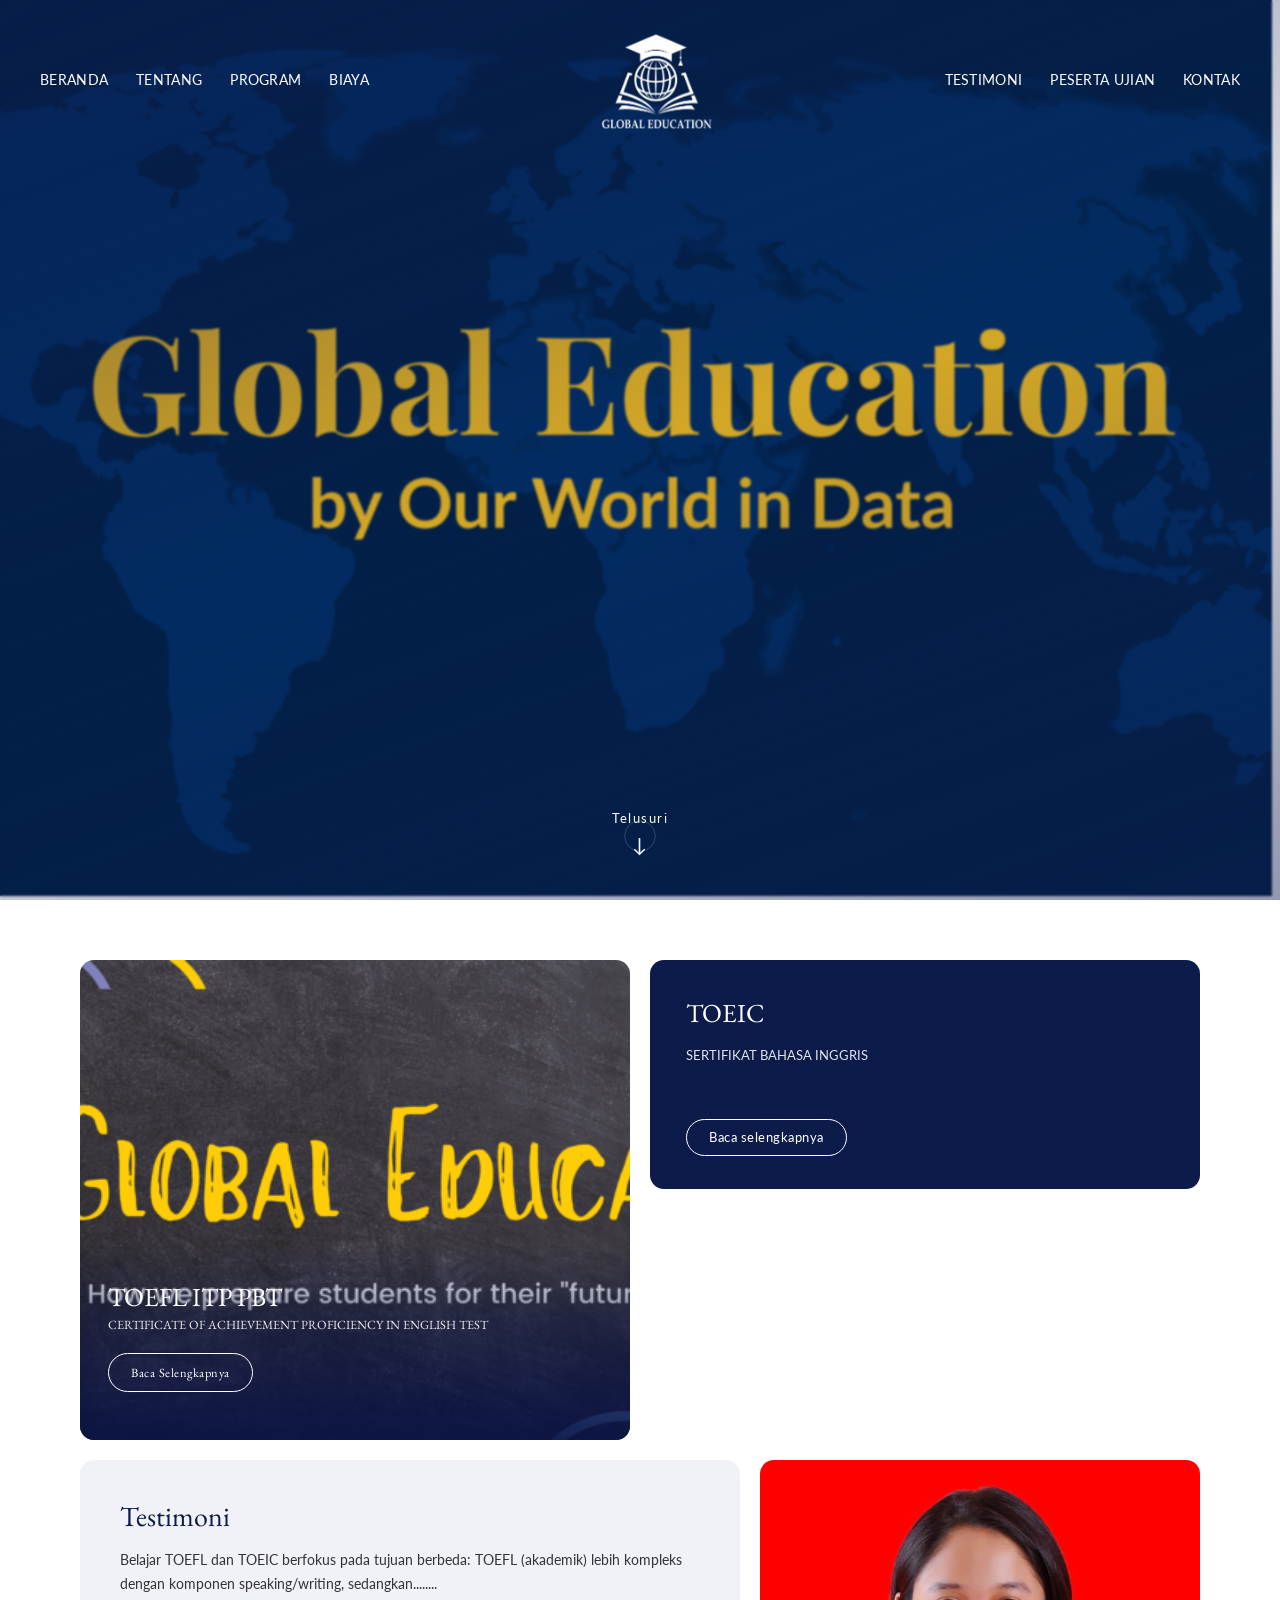
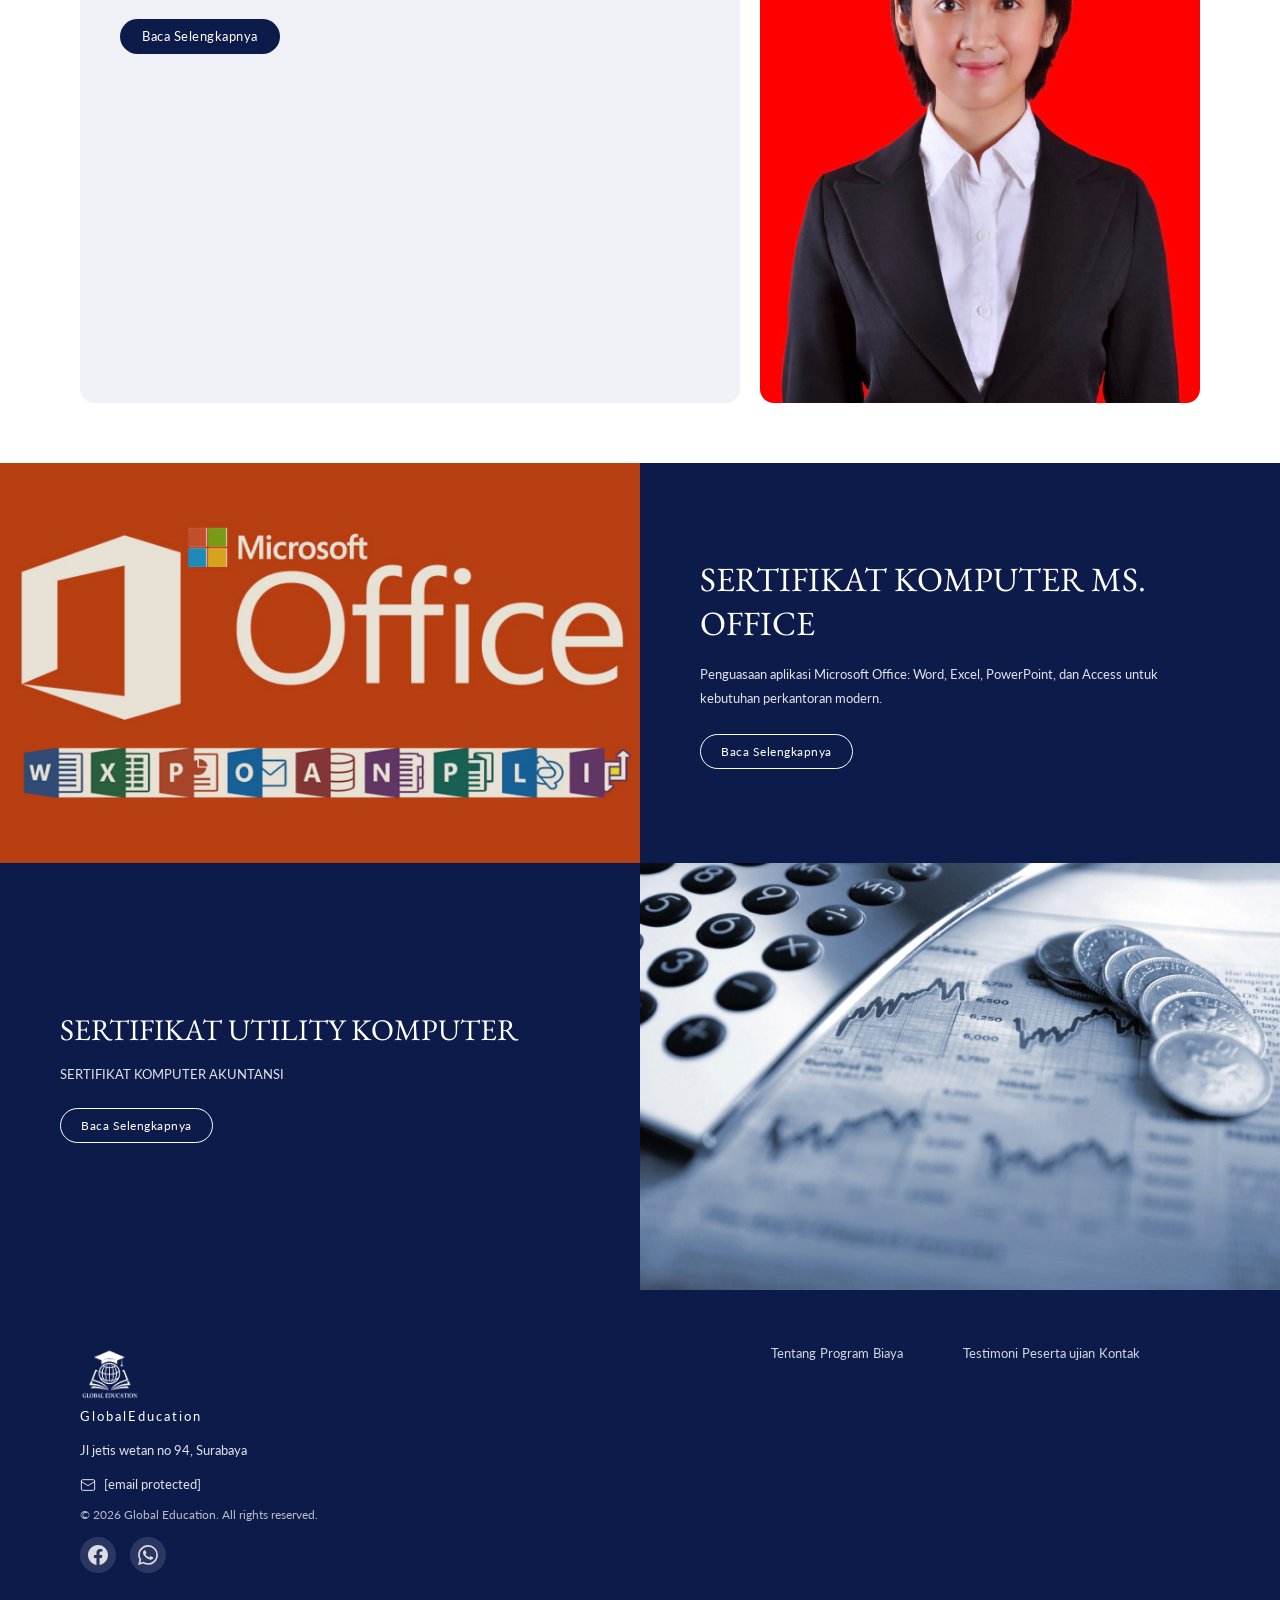
<file: index.html>
<!DOCTYPE html>
<html lang="id">
<head>
  <meta charset="UTF-8" />
  <meta name="viewport" content="width=device-width, initial-scale=1.0"/>
  <title>Gloabl Education</title>
  <link href="https://fonts.googleapis.com/css2?family=EB+Garamond:ital,wght@0,400;0,500;0,600;1,400&family=Lato:wght@300;400;700&display=swap" rel="stylesheet"/>
  <link rel="stylesheet" href="style.css"/>
</head>
<body>
  <!-- ===== MOBILE NAV ===== -->
  <div id="mobileNav" style="display:none;position:fixed;top:0;left:0;width:100%;height:100%;background:#0d1b4b;z-index:999999;flex-direction:column;align-items:center;justify-content:center;gap:28px;">
    <button onclick="closeMobileNav()" style="position:absolute;top:20px;right:20px;background:none;border:none;color:white;font-size:36px;cursor:pointer;padding:10px;line-height:1;">&#x2715;</button>
    <a href="index.html"    onclick="closeMobileNav()" style="color:white;font-size:20px;font-family:Lato,sans-serif;text-decoration:none;letter-spacing:2px;padding:10px 30px;">BERANDA</a>
    <a href="about.html"    onclick="closeMobileNav()" style="color:white;font-size:20px;font-family:Lato,sans-serif;text-decoration:none;letter-spacing:2px;padding:10px 30px;">TENTANG</a>
    <a href="program.html"  onclick="closeMobileNav()" style="color:white;font-size:20px;font-family:Lato,sans-serif;text-decoration:none;letter-spacing:2px;padding:10px 30px;">PROGRAM</a>
    <a href="biaya.html"    onclick="closeMobileNav()" style="color:white;font-size:20px;font-family:Lato,sans-serif;text-decoration:none;letter-spacing:2px;padding:10px 30px;">BIAYA</a>
    <a href="testimoni.html" onclick="closeMobileNav()" style="color:white;font-size:20px;font-family:Lato,sans-serif;text-decoration:none;letter-spacing:2px;padding:10px 30px;">TESTIMONI</a>
    <a href="peserta.html"  onclick="closeMobileNav()" style="color:white;font-size:20px;font-family:Lato,sans-serif;text-decoration:none;letter-spacing:2px;padding:10px 30px;">PESERTA UJIAN</a>
    <a href="contact.html"  onclick="closeMobileNav()" style="color:white;font-size:20px;font-family:Lato,sans-serif;text-decoration:none;letter-spacing:2px;padding:10px 30px;">KONTAK</a>
  </div>
  <script>
    function openMobileNav()  { var n=document.getElementById('mobileNav'); n.style.display='flex'; document.body.style.overflow='hidden'; }
    function closeMobileNav() { var n=document.getElementById('mobileNav'); n.style.display='none'; document.body.style.overflow=''; }
  </script>

<!-- ============== HERO ============== -->
  <section id="hero">
    <div class="hero-bg">
      <img src="w=2400.png" alt="Hero Background"/>
    </div>
    <div class="hero-overlay"></div>

    <!-- NAVBAR -->
    <nav>
      <div class="nav-left">
      <a href="index.html">BERANDA</a>
      <a href="about.html">TENTANG</a>
      <a href="program.html">PROGRAM</a>
      <a href="biaya.html">BIAYA</a>
      </div>

      <a href="index.html" class="nav-logo">
        <img src="Gemini_Generated_Image_jkyukjkyukjkyukj (1)-Photoroom.png" alt="Logo" class="nav-logo-img"/>
        <span></span>
      </a>

      <div class="nav-right">
        <a href="testimoni.html">TESTIMONI</a>
        <a href="peserta.html">PESERTA UJIAN</a>
        <a href="contact.html">KONTAK</a>
      </div>
      <button onclick="openMobileNav()" id="navHamburger" aria-label="Menu" style="display:none;flex-direction:column;justify-content:center;align-items:center;gap:5px;width:44px;height:44px;background:none;border:none;cursor:pointer;padding:0;position:relative;z-index:999998;">
        <span style="display:block;width:24px;height:2px;background:white;border-radius:2px;pointer-events:none;"></span>
        <span style="display:block;width:24px;height:2px;background:white;border-radius:2px;pointer-events:none;"></span>
        <span style="display:block;width:24px;height:2px;background:white;border-radius:2px;pointer-events:none;"></span>
      </button>
    </nav>

    <!-- Scroll Indicator -->
    <div class="hero-scroll" id="heroScroll">
      <span>Telusuri</span>
      <span class="arrow-down">&#8595;</span>
    </div>
  </section>

  <!-- ============== SECTION 2 ============== -->
  <section id="section2">
<div class="grid-section2 animate-on-scroll">

      <!-- Left: Headteacher Card -->
      <div class="card-headteacher animate-on-scroll stagger-1">
        <img src="Education-Blog-and-Newsletter-1-735x330-1.png" alt="Headteacher"/>
        <div class="card-headteacher-overlay">
          <h2>TOEFL ITP PBT<br>
          <p>CERTIFICATE OF ACHIEVEMENT
PROFICIENCY IN ENGLISH TEST</p>
          <a href="program.html" class="btn-outline-white">Baca Selengkapnya</a>
        </div>
      </div>

      <!-- Right Top: Arrange a Visit -->
      <div class="card-visit">
        <div>
          <h2>TOEIC</h2>
          <p>SERTIFIKAT BAHASA INGGRIS </p>
        </div>
        <div>
          <a href="program.html" class="btn-outline-white">Baca selengkapnya</a>
        </div>
      </div>

<!-- Right Bottom: Lokasi Kami -->
      <div class="card-admissions-row">
        <div class="card-map">
          <iframe 
            src="https://www.google.com/maps/embed?pb=!1m18!1m12!1m3!1d3957.123456789!2d112.752!3d-7.321!2m3!1f0!2f0!3f0!3m2!1i1024!2i768!4f13.1!3m3!1m2!1s0x2dd7bbd3f0a1a1a1%3A0x2dd7bbd3f0a1a1a1!2sJl.%20Jetis%20Wetan%20No.94%2C%20Surabaya!5e0!3m2!1sid!2sid!4v1234567890!5m2!1sid!2sid" 
            width="100%" 
            height="100%" 
            style="border:0;" 
            allowfullscreen="" 
            loading="lazy" 
            referrerpolicy="no-referrer-when-downgrade">
          </iframe>
        </div>
      </div>

    </div>

    <!-- Bottom Row: Ethos + Students Photo -->
    <div class="grid-section2-bottom">
      <div class="card-ethos">
        <h2>Testimoni</h2>
        <p>Belajar TOEFL dan TOEIC berfokus pada tujuan berbeda: TOEFL (akademik) lebih kompleks dengan komponen speaking/writing, sedangkan........</p>
        <a href="testimoni.html" class="btn-navy">Baca Selengkapnya</a>
      </div>
      <div class="card-students">
        <img src="NAJWA.jpeg" alt="Students"/>
      </div>
    </div>
  </section>

  <!-- ============== SECTION 3 ============== -->
  <section id="section3">

    <!-- Top: Library Image Left + Academic Excellence Right -->
    <div class="grid-section3-top">
      <div class="s3-img-left">
        <img src="jenis-microsoft-office-dan-fungsi.jpg" alt="Library"/>
      </div>
      <div class="s3-text-right">
        <h2>SERTIFIKAT KOMPUTER MS. OFFICE</h2>
        <p>Penguasaan aplikasi Microsoft Office: Word, Excel, PowerPoint, dan Access untuk kebutuhan perkantoran modern.</p>
        <a href="program.html" class="btn-outline-white-sm">Baca Selengkapnya</a>
      </div>
    </div>

    <!-- Bottom: Happy Learning Left + Sports Image Right -->
    <div class="grid-section3-bottom">
      <div class="s3-text-left">
        <h2>SERTIFIKAT UTILITY KOMPUTER</h2>
        <p>SERTIFIKAT KOMPUTER AKUNTANSI</p>
        <a href="program.html" class="btn-outline-white-sm">Baca Selengkapnya</a>
      </div>
      <div class="s3-img-right">
        <img src="accounting-2.jpeg" alt="Sports"/>
      </div>
    </div>

  </section>

  <!-- ============== FOOTER ============== -->
  <footer>
    <div class="footer-inner">

<!-- Brand -->
      <div class="footer-brand">
        <div class="footer-logo">
          <img src="Gemini_Generated_Image_jkyukjkyukjkyukj (1)-Photoroom.png" alt="Footer Logo" class="footer-logo-img"/>
          <span>GlobalEducation</span>
        </div>
        <div class="footer-address">
          Jl jetis wetan no 94, Surabaya
        </div>
        <div class="footer-email">
          <a href="/cdn-cgi/l/email-protection#85e0e1f0e6e4f1eceaebe2e9eae7e4e9b1b7c5e2e8e4ece9abe6eae8" class="footer-email-link">
            <svg width="16" height="16" viewBox="0 0 24 24" fill="none" xmlns="http://www.w3.org/2000/svg">
              <rect x="2" y="4" width="20" height="16" rx="2" stroke="white" stroke-width="1.5"/>
              <path d="M2 7L12 13L22 7" stroke="white" stroke-width="1.5" stroke-linecap="round" stroke-linejoin="round"/>
            </svg>
            <span><span class="__cf_email__" data-cfemail="10757465737164797f7e777c7f72717c242250777d71797c3e737f7d">[email&#160;protected]</span></span>
          </a>
        </div>
        <div class="footer-copyright">
          &copy; 2026 Global Education. All rights reserved.
        </div>
        <div class="footer-socials">
          <a href="https://www.facebook.com/profile.php?id=100009102669054&rdid=kj2BRJtQKEd0vVl0&share_url=https%3A%2F%2Fwww.facebook.com%2Fshare%2F16SY9FTzUg%2F#" target="_blank" aria-label="Facebook">
            <svg width="20" height="20" viewBox="0 0 24 24" fill="currentColor"><path d="M24 12.073c0-6.627-5.373-12-12-12s-12 5.373-12 12c0 5.99 4.388 10.954 10.125 11.854v-8.385H7.078v-3.47h3.047V9.43c0-3.007 1.792-4.669 4.533-4.669 1.312 0 2.686.235 2.686.235v2.953H15.83c-1.491 0-1.956.925-1.956 1.874v2.25h3.328l-.532 3.47h-2.796v8.385C19.612 23.027 24 18.062 24 12.073z"/></svg>
          </a>
          <a href="https://wa.me/6281232943877" target="_blank" aria-label="WhatsApp">
            <svg width="20" height="20" viewBox="0 0 24 24" fill="currentColor"><path d="M17.472 14.382c-.297-.149-1.758-.867-2.03-.967-.273-.099-.471-.148-.67.15-.197.297-.767.966-.94 1.164-.173.199-.347.223-.644.075-.297-.15-1.255-.463-2.39-1.475-.883-.788-1.48-1.761-1.653-2.059-.173-.297-.018-.458.13-.606.134-.133.298-.347.446-.52.149-.174.198-.298.298-.497.099-.198.05-.371-.025-.52-.075-.149-.669-1.612-.916-2.207-.242-.579-.487-.5-.669-.51-.173-.008-.371-.01-.57-.01-.198 0-.52.074-.792.372-.272.297-1.04 1.016-1.04 2.479 0 1.462 1.065 2.875 1.213 3.074.149.198 2.096 3.2 5.077 4.487.709.306 1.262.489 1.694.625.712.227 1.36.195 1.871.118.571-.085 1.758-.719 2.006-1.413.248-.694.248-1.289.173-1.413-.074-.124-.272-.198-.57-.347m-5.421 7.403h-.004a9.87 9.87 0 01-5.031-1.378l-.361-.214-3.741.982.998-3.648-.235-.374a9.86 9.86 0 01-1.51-5.26c.001-5.45 4.436-9.884 9.888-9.884 2.64 0 5.122 1.03 6.988 2.898a9.825 9.825 0 012.893 6.994c-.003 5.45-4.437 9.884-9.885 9.884m8.413-18.297A11.815 11.815 0 0012.05 0C5.495 0 .16 5.335.157 11.892c0 2.096.547 4.142 1.588 5.945L.057 24l6.305-1.654a11.882 11.882 0 005.683 1.448h.005c6.554 0 11.89-5.335 11.893-11.893a11.821 11.821 0 00-3.48-8.413z"/></svg>
          </a>
        </div>
      </div>

     <!-- Spacer -->
      <div></div>

      <!-- Col 1 -->
      <div class="footer-col">
        <a href="about.html">Tentang</a>
        <a href="program.html">Program</a>
        <a href="biaya.html">Biaya</a>
      </div>

      <!-- Col 2 -->
      <div class="footer-col">
        <a href="testimoni.html">Testimoni</a>
        <a href="peserta.html">Peserta ujian</a>
        <a href="contact.html">Kontak</a>
      </div>
    </div>

    <div class="footer-bottom">
</file>
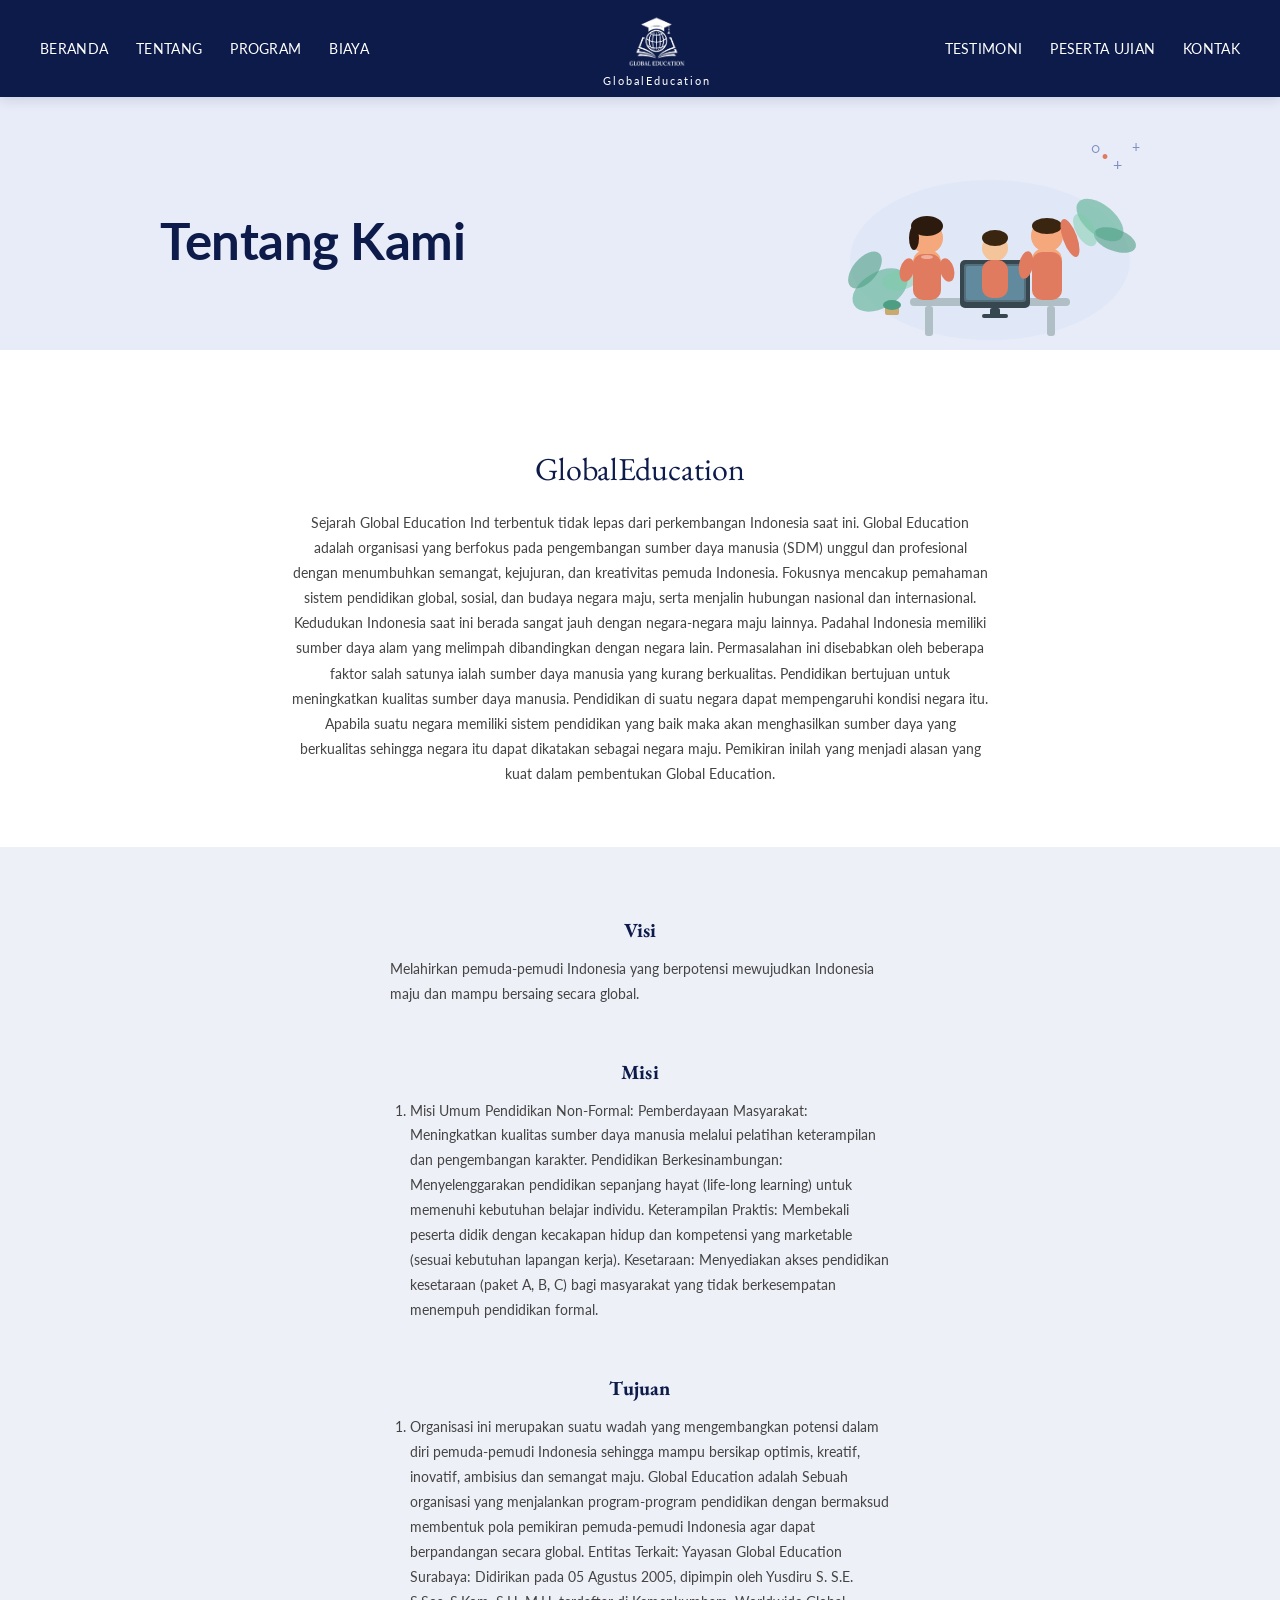
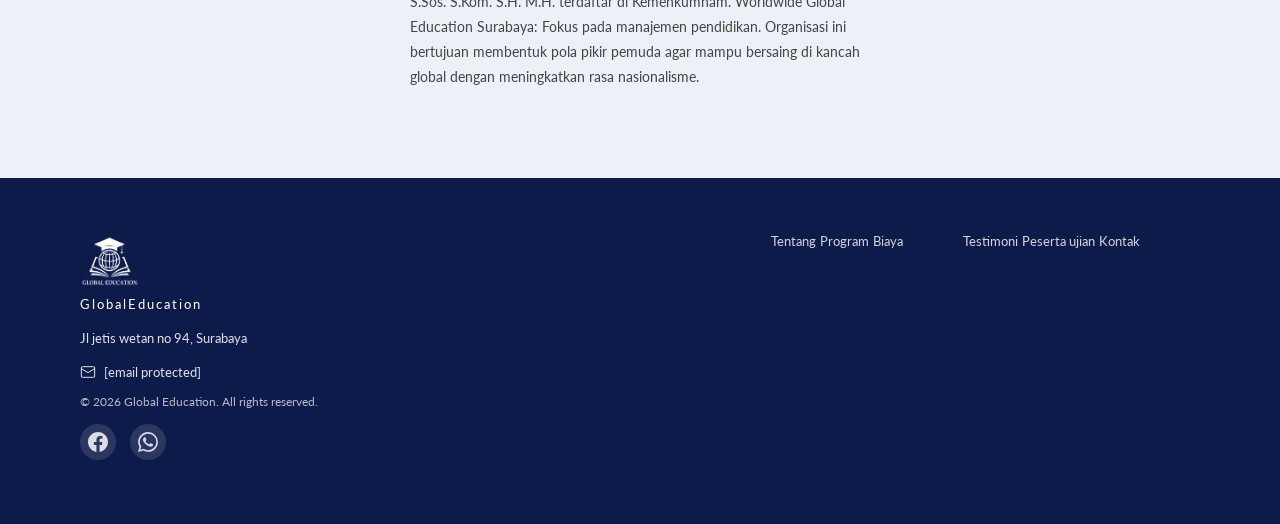
<file: about.html>
<!DOCTYPE html>
<html lang="id">
<head>
  <meta charset="UTF-8" />
  <meta name="viewport" content="width=device-width, initial-scale=1.0"/>
  <title>Tentang — Global Education</title>
  <link href="https://fonts.googleapis.com/css2?family=EB+Garamond:ital,wght@0,400;0,500;0,600;1,400&family=Lato:wght@300;400;700&display=swap" rel="stylesheet"/>
  <link rel="stylesheet" href="style.css"/>
  <style>
    .navbar-page .nav-logo-img {
      width: 60px !important;
      height: 60px !important;
    }
    .navbar-page .nav-logo span {
      font-size: 11px !important;
    }
    .navbar-page {
      padding: 10px 40px !important;
    }
  </style>
</head>
<body>
  <!-- ===== MOBILE NAV ===== -->
  <div id="mobileNav" style="display:none;position:fixed;top:0;left:0;width:100%;height:100%;background:#0d1b4b;z-index:999999;flex-direction:column;align-items:center;justify-content:center;gap:28px;">
    <button onclick="closeMobileNav()" style="position:absolute;top:20px;right:20px;background:none;border:none;color:white;font-size:36px;cursor:pointer;padding:10px;line-height:1;">&#x2715;</button>
    <a href="index.html"    onclick="closeMobileNav()" style="color:white;font-size:20px;font-family:Lato,sans-serif;text-decoration:none;letter-spacing:2px;padding:10px 30px;">BERANDA</a>
    <a href="about.html"    onclick="closeMobileNav()" style="color:white;font-size:20px;font-family:Lato,sans-serif;text-decoration:none;letter-spacing:2px;padding:10px 30px;">TENTANG</a>
    <a href="program.html"  onclick="closeMobileNav()" style="color:white;font-size:20px;font-family:Lato,sans-serif;text-decoration:none;letter-spacing:2px;padding:10px 30px;">PROGRAM</a>
    <a href="biaya.html"    onclick="closeMobileNav()" style="color:white;font-size:20px;font-family:Lato,sans-serif;text-decoration:none;letter-spacing:2px;padding:10px 30px;">BIAYA</a>
    <a href="testimoni.html" onclick="closeMobileNav()" style="color:white;font-size:20px;font-family:Lato,sans-serif;text-decoration:none;letter-spacing:2px;padding:10px 30px;">TESTIMONI</a>
    <a href="peserta.html"  onclick="closeMobileNav()" style="color:white;font-size:20px;font-family:Lato,sans-serif;text-decoration:none;letter-spacing:2px;padding:10px 30px;">PESERTA UJIAN</a>
    <a href="contact.html"  onclick="closeMobileNav()" style="color:white;font-size:20px;font-family:Lato,sans-serif;text-decoration:none;letter-spacing:2px;padding:10px 30px;">KONTAK</a>
  </div>
  <script>
    function openMobileNav()  { var n=document.getElementById('mobileNav'); n.style.display='flex'; document.body.style.overflow='hidden'; }
    function closeMobileNav() { var n=document.getElementById('mobileNav'); n.style.display='none'; document.body.style.overflow=''; }
  </script>
  <!-- ============== NAVBAR ============== -->
  <nav class="navbar-page">
      <div class="nav-left">
      <a href="index.html">BERANDA</a>
      <a href="about.html">TENTANG</a>
      <a href="program.html">PROGRAM</a>
      <a href="biaya.html">BIAYA</a>
      </div>

    <a href="index.html" class="nav-logo">
      <img src="Gemini_Generated_Image_jkyukjkyukjkyukj (1)-Photoroom.png" alt="Logo" class="nav-logo-img"/>
      <span>GlobalEducation</span>
    </a>

      <div class="nav-right">
        <a href="testimoni.html">TESTIMONI</a>
        <a href="peserta.html">PESERTA UJIAN</a>
        <a href="contact.html">KONTAK</a>
      </div>
      <button onclick="openMobileNav()" id="navHamburger" aria-label="Menu" style="display:none;flex-direction:column;justify-content:center;align-items:center;gap:5px;width:44px;height:44px;background:none;border:none;cursor:pointer;padding:0;position:relative;z-index:999998;">
        <span style="display:block;width:24px;height:2px;background:white;border-radius:2px;pointer-events:none;"></span>
        <span style="display:block;width:24px;height:2px;background:white;border-radius:2px;pointer-events:none;"></span>
        <span style="display:block;width:24px;height:2px;background:white;border-radius:2px;pointer-events:none;"></span>
      </button>
  </nav>

  <!-- ============== HERO TENTANG ============== -->
  <section class="tentang-hero">
    <div class="tentang-hero-left">
      <h1>Tentang Kami</h1>
    </div>
    <div class="tentang-hero-right">
      <!-- Decorative dots/crosses -->
      <span class="deco deco-circle-outline top-right-1">&#9675;</span>
      <span class="deco deco-plus top-right-2">+</span>
      <span class="deco deco-circle-fill top-right-3">&#9679;</span>
      <span class="deco deco-plus top-right-4">+</span>
      <!-- Illustration: family with computer -->
      <div class="tentang-illustration">
        <svg viewBox="0 0 320 220" xmlns="http://www.w3.org/2000/svg" width="320" height="220">
          <!-- Background blue circle -->
          <ellipse cx="160" cy="130" rx="140" ry="80" fill="#d8e4f7" opacity="0.5"/>
          <!-- Leaves/Plants left -->
          <ellipse cx="50" cy="160" rx="30" ry="18" fill="#6cb8a0" opacity="0.7" transform="rotate(-30 50 160)"/>
          <ellipse cx="35" cy="140" rx="22" ry="12" fill="#4e9e84" opacity="0.6" transform="rotate(-50 35 140)"/>
          <ellipse cx="70" cy="150" rx="18" ry="10" fill="#7dcba8" opacity="0.5" transform="rotate(-10 70 150)"/>
          <!-- Leaves/Plants right -->
          <ellipse cx="270" cy="90" rx="28" ry="15" fill="#6cb8a0" opacity="0.7" transform="rotate(40 270 90)"/>
          <ellipse cx="285" cy="110" rx="22" ry="11" fill="#4e9e84" opacity="0.6" transform="rotate(20 285 110)"/>
          <ellipse cx="255" cy="100" rx="18" ry="9" fill="#7dcba8" opacity="0.5" transform="rotate(60 255 100)"/>
          <!-- Small plant pot left -->
          <rect x="55" y="175" width="14" height="10" rx="2" fill="#c9a96e"/>
          <ellipse cx="62" cy="175" rx="9" ry="5" fill="#4e9e84"/>
          <!-- Desk/Table -->
          <rect x="80" y="168" width="160" height="8" rx="4" fill="#b0bec5"/>
          <rect x="95" y="176" width="8" height="30" rx="3" fill="#b0bec5"/>
          <rect x="217" y="176" width="8" height="30" rx="3" fill="#b0bec5"/>
          <!-- Computer monitor -->
          <rect x="130" y="130" width="70" height="48" rx="5" fill="#37474f"/>
          <rect x="134" y="134" width="62" height="38" rx="3" fill="#546e7a"/>
          <!-- Monitor stand -->
          <rect x="160" y="178" width="10" height="8" rx="2" fill="#37474f"/>
          <rect x="152" y="184" width="26" height="4" rx="2" fill="#37474f"/>
          <!-- Screen glow -->
          <rect x="136" y="136" width="58" height="34" rx="2" fill="#7ecbf5" opacity="0.3"/>
          <!-- Woman (left, standing) -->
          <!-- Body -->
          <rect x="83" y="120" width="28" height="50" rx="12" fill="#f4a87c"/>
          <!-- Head -->
          <circle cx="97" cy="108" r="16" fill="#f4a87c"/>
          <!-- Hair -->
          <ellipse cx="97" cy="96" rx="16" ry="10" fill="#2c1a0e"/>
          <ellipse cx="84" cy="108" rx="5" ry="12" fill="#2c1a0e"/>
          <!-- Shirt/Clothes -->
          <rect x="83" y="124" width="28" height="46" rx="10" fill="#e07b5f"/>
          <!-- Necklace beads -->
          <ellipse cx="97" cy="127" rx="6" ry="2" fill="#f5c6b4" opacity="0.7"/>
          <!-- Arms crossed -->
          <ellipse cx="77" cy="140" rx="7" ry="12" fill="#e07b5f" transform="rotate(15 77 140)"/>
          <ellipse cx="117" cy="140" rx="7" ry="12" fill="#e07b5f" transform="rotate(-15 117 140)"/>
          <!-- Child (middle, seated) -->
          <circle cx="165" cy="118" r="13" fill="#f4c49a"/>
          <!-- Child hair -->
          <ellipse cx="165" cy="108" rx="13" ry="8" fill="#3a2510"/>
          <!-- Child body -->
          <rect x="152" y="130" width="26" height="38" rx="10" fill="#e07b5f"/>
          <!-- Man (right, standing) -->
          <!-- Body -->
          <rect x="202" y="118" width="30" height="52" rx="12" fill="#f4a87c"/>
          <!-- Head -->
          <circle cx="217" cy="106" r="16" fill="#f4a87c"/>
          <!-- Hair short -->
          <ellipse cx="217" cy="96" rx="15" ry="8" fill="#3a2510"/>
          <!-- Shirt -->
          <rect x="202" y="122" width="30" height="48" rx="10" fill="#e07b5f"/>
          <!-- Man right arm raised/waving -->
          <ellipse cx="240" cy="108" rx="7" ry="20" fill="#e07b5f" transform="rotate(-20 240 108)"/>
          <!-- Man left arm -->
          <ellipse cx="196" cy="135" rx="7" ry="14" fill="#e07b5f" transform="rotate(10 196 135)"/>
        </svg>
      </div>
    </div>
  </section>

  <!-- ============== globaledu ============== -->
  <section class="tentang-selayang">
    <div class="section-title-group">
      <span class="title-line"></span>
      <span class="title-label"></span>
      <span class="title-line"></span>
    </div>
    <h2>GlobalEducation</h2>
    <p>Sejarah
Global Education Ind terbentuk tidak lepas dari perkembangan Indonesia saat ini. Global Education adalah organisasi yang berfokus pada pengembangan sumber daya manusia (SDM) unggul dan profesional dengan menumbuhkan semangat, kejujuran, dan kreativitas pemuda Indonesia. Fokusnya mencakup pemahaman sistem pendidikan global, sosial, dan budaya negara maju, serta menjalin hubungan nasional dan internasional.  Kedudukan Indonesia saat ini berada sangat jauh dengan negara-negara maju lainnya. Padahal Indonesia memiliki sumber daya alam yang melimpah dibandingkan dengan negara lain. Permasalahan ini disebabkan oleh beberapa faktor salah satunya ialah sumber daya manusia yang kurang berkualitas. Pendidikan bertujuan untuk meningkatkan kualitas sumber daya manusia. Pendidikan di suatu negara dapat mempengaruhi kondisi negara itu. Apabila suatu negara memiliki sistem pendidikan yang baik maka akan menghasilkan sumber daya yang berkualitas sehingga negara itu dapat dikatakan sebagai negara maju. Pemikiran inilah yang menjadi alasan yang kuat dalam pembentukan Global Education.
 </p>
  </section>

  <!-- ============== VISI MISI TUJUAN ============== -->
  <section class="tentang-vmt">

    <!-- VISI -->
    <div class="vmt-block">
      <div class="section-title-group">
        <span class="title-line"></span>
        <span class="title-label vmt-title">Visi</span>
        <span class="title-line"></span>
      </div>
      <p>
        Melahirkan pemuda-pemudi Indonesia yang berpotensi mewujudkan Indonesia maju dan mampu bersaing secara global.
      </p>
    </div>

    <!-- MISI -->
    <div class="vmt-block">
      <div class="section-title-group">
        <span class="title-line"></span>
        <span class="title-label vmt-title">Misi</span>
        <span class="title-line"></span>
      </div>
      <ol>
        <li>Misi Umum Pendidikan Non-Formal:
Pemberdayaan Masyarakat: Meningkatkan kualitas sumber daya manusia melalui pelatihan keterampilan dan pengembangan karakter.
Pendidikan Berkesinambungan: Menyelenggarakan pendidikan sepanjang hayat (life-long learning) untuk memenuhi kebutuhan belajar individu.
Keterampilan Praktis: Membekali peserta didik dengan kecakapan hidup dan kompetensi yang marketable (sesuai kebutuhan lapangan kerja).
Kesetaraan: Menyediakan akses pendidikan kesetaraan (paket A, B, C) bagi masyarakat yang tidak berkesempatan menempuh pendidikan formal. </li>
      </ol>
    </div>

    <!-- TUJUAN -->
    <div class="vmt-block">
      <div class="section-title-group">
        <span class="title-line"></span>
        <span class="title-label vmt-title">Tujuan</span>
        <span class="title-line"></span>
      </div>
      <ol>
        <li>Organisasi ini merupakan suatu wadah yang mengembangkan potensi dalam diri pemuda-pemudi Indonesia sehingga mampu bersikap optimis, kreatif, inovatif, ambisius dan semangat maju. Global Education adalah Sebuah organisasi yang menjalankan program-program pendidikan dengan bermaksud membentuk pola pemikiran pemuda-pemudi Indonesia agar dapat berpandangan secara global. Entitas Terkait:
Yayasan Global Education Surabaya: Didirikan pada 05 Agustus 2005, dipimpin oleh Yusdiru S. S.E. S.Sos. S.Kom. S.H. M.H. terdaftar di Kemenkumham.
Worldwide Global Education Surabaya: Fokus pada manajemen pendidikan. Organisasi ini bertujuan membentuk pola pikir pemuda agar mampu bersaing di kancah global dengan meningkatkan rasa nasionalisme. 
 </li>
      </ol>
    </div>

  </section>

   <!-- ============== FOOTER ============== -->
  <footer>
    <div class="footer-inner">

<!-- Brand -->
      <div class="footer-brand">
        <div class="footer-logo">
          <img src="Gemini_Generated_Image_jkyukjkyukjkyukj (1)-Photoroom.png" alt="Footer Logo" class="footer-logo-img"/>
          <span>GlobalEducation</span>
        </div>
        <div class="footer-address">
          Jl jetis wetan no 94, Surabaya
        </div>
        <div class="footer-email">
          <a href="/cdn-cgi/l/email-protection#ea8f8e9f898b9e8385848d8685888b86ded8aa8d878b8386c4898587" class="footer-email-link">
            <svg width="16" height="16" viewBox="0 0 24 24" fill="none" xmlns="http://www.w3.org/2000/svg">
              <rect x="2" y="4" width="20" height="16" rx="2" stroke="white" stroke-width="1.5"/>
              <path d="M2 7L12 13L22 7" stroke="white" stroke-width="1.5" stroke-linecap="round" stroke-linejoin="round"/>
            </svg>
            <span><span class="__cf_email__" data-cfemail="177273627476637e7879707b7875767b232557707a767e7b3974787a">[email&#160;protected]</span></span>
          </a>
        </div>
        <div class="footer-copyright">
          &copy; 2026 Global Education. All rights reserved.
        </div>
        <div class="footer-socials">
          <a href="https://www.facebook.com/profile.php?id=100009102669054&rdid=kj2BRJtQKEd0vVl0&share_url=https%3A%2F%2Fwww.facebook.com%2Fshare%2F16SY9FTzUg%2F#" target="_blank" aria-label="Facebook">
            <svg width="20" height="20" viewBox="0 0 24 24" fill="currentColor"><path d="M24 12.073c0-6.627-5.373-12-12-12s-12 5.373-12 12c0 5.99 4.388 10.954 10.125 11.854v-8.385H7.078v-3.47h3.047V9.43c0-3.007 1.792-4.669 4.533-4.669 1.312 0 2.686.235 2.686.235v2.953H15.83c-1.491 0-1.956.925-1.956 1.874v2.25h3.328l-.532 3.47h-2.796v8.385C19.612 23.027 24 18.062 24 12.073z"/></svg>
          </a>
          <a href="https://wa.me/6281232943877" target="_blank" aria-label="WhatsApp">
            <svg width="20" height="20" viewBox="0 0 24 24" fill="currentColor"><path d="M17.472 14.382c-.297-.149-1.758-.867-2.03-.967-.273-.099-.471-.148-.67.15-.197.297-.767.966-.94 1.164-.173.199-.347.223-.644.075-.297-.15-1.255-.463-2.39-1.475-.883-.788-1.48-1.761-1.653-2.059-.173-.297-.018-.458.13-.606.134-.133.298-.347.446-.52.149-.174.198-.298.298-.497.099-.198.05-.371-.025-.52-.075-.149-.669-1.612-.916-2.207-.242-.579-.487-.5-.669-.51-.173-.008-.371-.01-.57-.01-.198 0-.52.074-.792.372-.272.297-1.04 1.016-1.04 2.479 0 1.462 1.065 2.875 1.213 3.074.149.198 2.096 3.2 5.077 4.487.709.306 1.262.489 1.694.625.712.227 1.36.195 1.871.118.571-.085 1.758-.719 2.006-1.413.248-.694.248-1.289.173-1.413-.074-.124-.272-.198-.57-.347m-5.421 7.403h-.004a9.87 9.87 0 01-5.031-1.378l-.361-.214-3.741.982.998-3.648-.235-.374a9.86 9.86 0 01-1.51-5.26c.001-5.45 4.436-9.884 9.888-9.884 2.64 0 5.122 1.03 6.988 2.898a9.825 9.825 0 012.893 6.994c-.003 5.45-4.437 9.884-9.885 9.884m8.413-18.297A11.815 11.815 0 0012.05 0C5.495 0 .16 5.335.157 11.892c0 2.096.547 4.142 1.588 5.945L.057 24l6.305-1.654a11.882 11.882 0 005.683 1.448h.005c6.554 0 11.89-5.335 11.893-11.893a11.821 11.821 0 00-3.48-8.413z"/></svg>
          </a>
        </div>
      </div>

      <!-- Spacer -->
      <div></div>

      <!-- Col 1 -->
      <div class="footer-col">
        <a href="about.html">Tentang</a>
        <a href="program.html">Program</a>
        <a href="biaya.html">Biaya</a>
      </div>

      <!-- Col 2 -->
      <div class="footer-col">
        <a href="testimoni.html">Testimoni</a>
        <a href="peserta.html">Peserta ujian</a>
        <a href="contact.html">Kontak</a>
      </div>
    </div>

    <div class="footer-bottom">
</file>
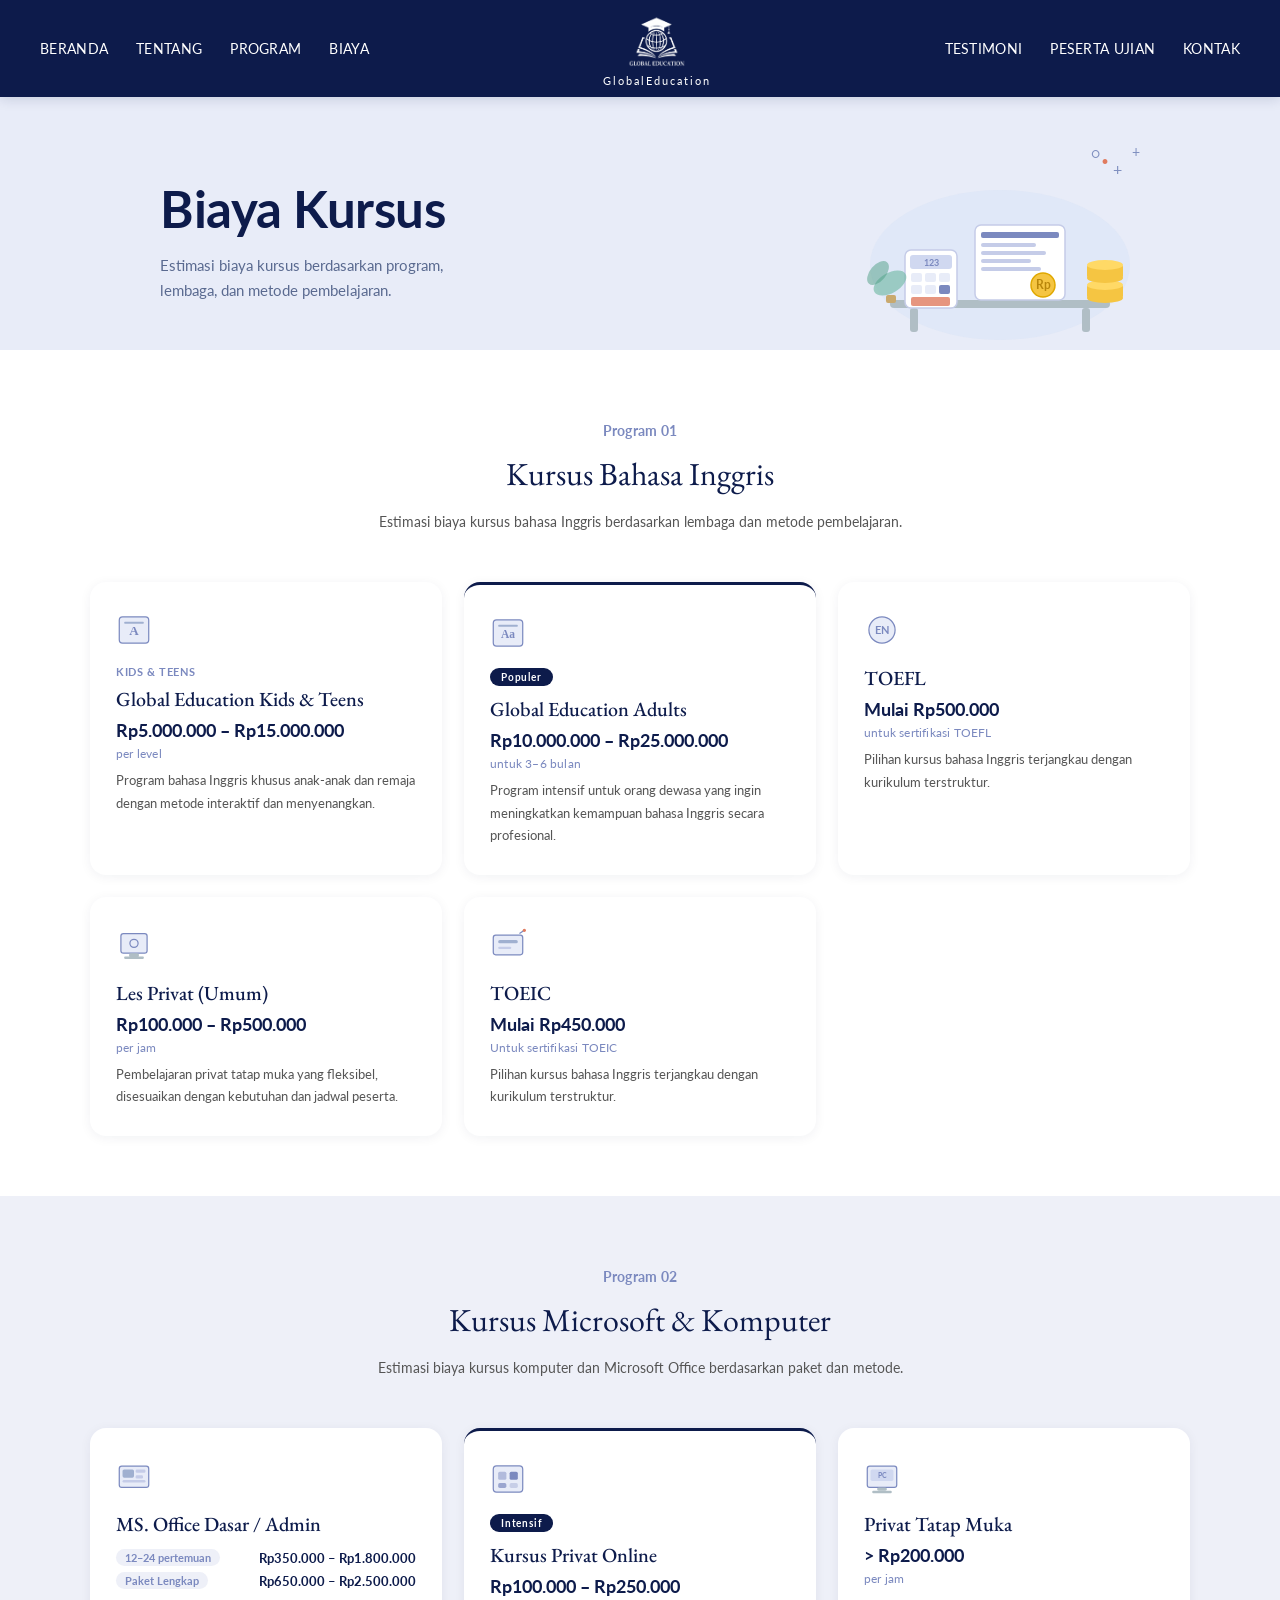
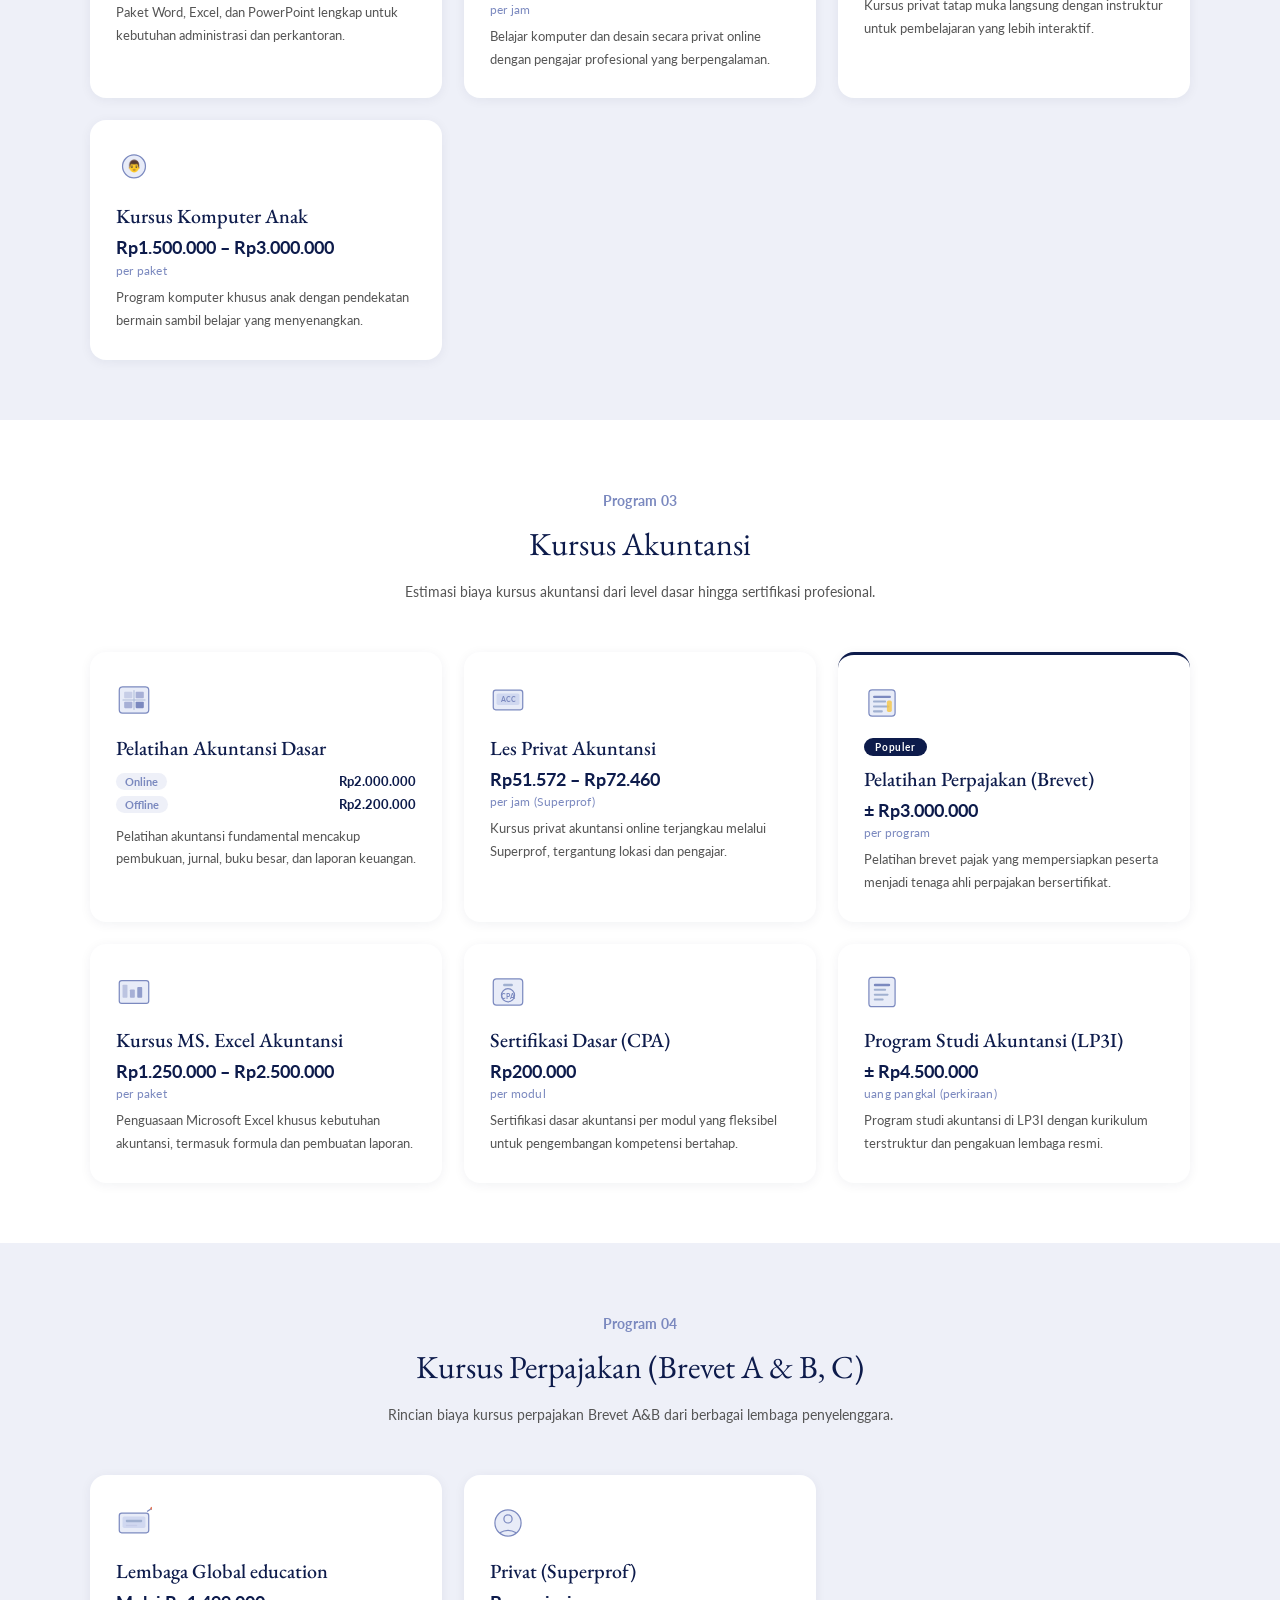
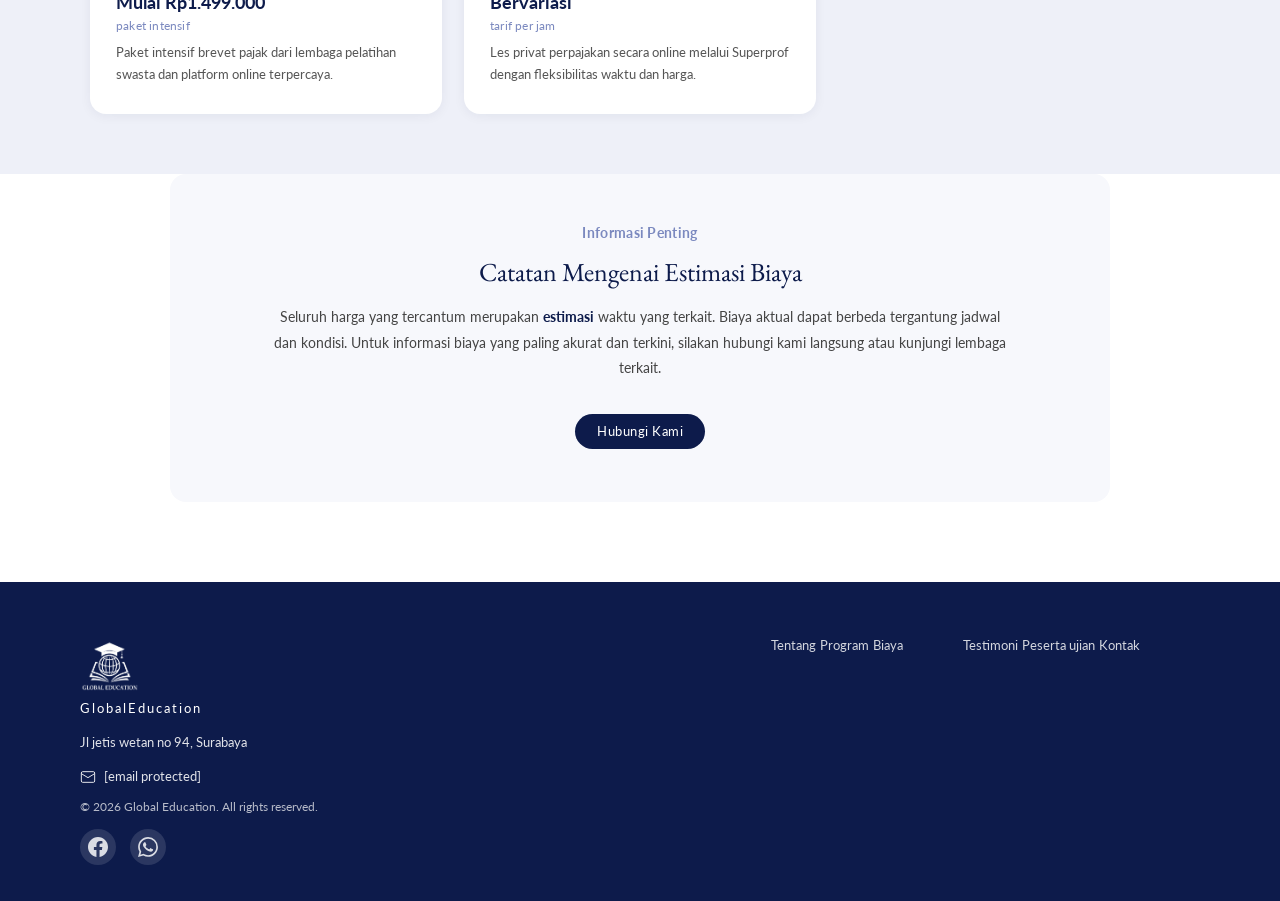
<file: biaya.html>
<!DOCTYPE html>
<html lang="id">
<head>
  <meta charset="UTF-8" />
  <meta name="viewport" content="width=device-width, initial-scale=1.0"/>
  <title>Biaya — Global education</title>
  <link href="https://fonts.googleapis.com/css2?family=EB+Garamond:ital,wght@0,400;0,500;0,600;1,400&family=Lato:wght@300;400;700&display=swap" rel="stylesheet"/>
  <link rel="stylesheet" href="style.css"/>
  <style>
    .navbar-page .nav-logo-img {
      width: 60px !important;
      height: 60px !important;
    }
    .navbar-page .nav-logo span {
      font-size: 11px !important;
    }
    .navbar-page {
      padding: 10px 40px !important;
    }
  </style>
</head>
<body>
  <!-- ===== MOBILE NAV ===== -->
  <div id="mobileNav" style="display:none;position:fixed;top:0;left:0;width:100%;height:100%;background:#0d1b4b;z-index:999999;flex-direction:column;align-items:center;justify-content:center;gap:28px;">
    <button onclick="closeMobileNav()" style="position:absolute;top:20px;right:20px;background:none;border:none;color:white;font-size:36px;cursor:pointer;padding:10px;line-height:1;">&#x2715;</button>
    <a href="index.html"    onclick="closeMobileNav()" style="color:white;font-size:20px;font-family:Lato,sans-serif;text-decoration:none;letter-spacing:2px;padding:10px 30px;">BERANDA</a>
    <a href="about.html"    onclick="closeMobileNav()" style="color:white;font-size:20px;font-family:Lato,sans-serif;text-decoration:none;letter-spacing:2px;padding:10px 30px;">TENTANG</a>
    <a href="program.html"  onclick="closeMobileNav()" style="color:white;font-size:20px;font-family:Lato,sans-serif;text-decoration:none;letter-spacing:2px;padding:10px 30px;">PROGRAM</a>
    <a href="biaya.html"    onclick="closeMobileNav()" style="color:white;font-size:20px;font-family:Lato,sans-serif;text-decoration:none;letter-spacing:2px;padding:10px 30px;">BIAYA</a>
    <a href="testimoni.html" onclick="closeMobileNav()" style="color:white;font-size:20px;font-family:Lato,sans-serif;text-decoration:none;letter-spacing:2px;padding:10px 30px;">TESTIMONI</a>
    <a href="peserta.html"  onclick="closeMobileNav()" style="color:white;font-size:20px;font-family:Lato,sans-serif;text-decoration:none;letter-spacing:2px;padding:10px 30px;">PESERTA UJIAN</a>
    <a href="contact.html"  onclick="closeMobileNav()" style="color:white;font-size:20px;font-family:Lato,sans-serif;text-decoration:none;letter-spacing:2px;padding:10px 30px;">KONTAK</a>
  </div>
  <script>
    function openMobileNav()  { var n=document.getElementById('mobileNav'); n.style.display='flex'; document.body.style.overflow='hidden'; }
    function closeMobileNav() { var n=document.getElementById('mobileNav'); n.style.display='none'; document.body.style.overflow=''; }
  </script>
  <!-- ============== NAVBAR ============== -->
  <nav class="navbar-page">
      <div class="nav-left">
      <a href="index.html">BERANDA</a>
      <a href="about.html">TENTANG</a>
      <a href="program.html">PROGRAM</a>
      <a href="biaya.html">BIAYA</a>
      </div>

    <a href="index.html" class="nav-logo">
      <img src="Gemini_Generated_Image_jkyukjkyukjkyukj (1)-Photoroom.png" alt="Logo" class="nav-logo-img"/>
      <span>GlobalEducation</span>
    </a>

      <div class="nav-right">
        <a href="testimoni.html">TESTIMONI</a>
        <a href="peserta.html">PESERTA UJIAN</a>
        <a href="contact.html">KONTAK</a>
      </div>
      <button onclick="openMobileNav()" id="navHamburger" aria-label="Menu" style="display:none;flex-direction:column;justify-content:center;align-items:center;gap:5px;width:44px;height:44px;background:none;border:none;cursor:pointer;padding:0;position:relative;z-index:999998;">
        <span style="display:block;width:24px;height:2px;background:white;border-radius:2px;pointer-events:none;"></span>
        <span style="display:block;width:24px;height:2px;background:white;border-radius:2px;pointer-events:none;"></span>
        <span style="display:block;width:24px;height:2px;background:white;border-radius:2px;pointer-events:none;"></span>
      </button>
  </nav>

  <!-- ============== HERO BIAYA ============== -->
  <section class="biaya-hero">
    <div class="biaya-hero-left">
      <h1>Biaya Kursus</h1>
      <p>Estimasi biaya kursus berdasarkan program,<br>lembaga, dan metode pembelajaran.</p>
    </div>
    <div class="biaya-hero-right">
      <span class="deco deco-circle-outline top-right-1">&#9675;</span>
      <span class="deco deco-plus top-right-2">+</span>
      <span class="deco deco-circle-fill top-right-3">&#9679;</span>
      <span class="deco deco-plus top-right-4">+</span>
      <div class="biaya-illustration">
        <svg viewBox="0 0 300 210" xmlns="http://www.w3.org/2000/svg" width="300" height="210">
          <!-- Soft background circle -->
          <ellipse cx="150" cy="130" rx="130" ry="75" fill="#d8e4f7" opacity="0.5"/>
          <!-- Desk -->
          <rect x="40" y="165" width="220" height="8" rx="4" fill="#b0bec5"/>
          <rect x="60" y="173" width="8" height="24" rx="3" fill="#b0bec5"/>
          <rect x="232" y="173" width="8" height="24" rx="3" fill="#b0bec5"/>
          <!-- Calculator -->
          <rect x="55" y="115" width="52" height="58" rx="6" fill="#ffffff" stroke="#c5cce8" stroke-width="1.5"/>
          <rect x="60" y="120" width="42" height="14" rx="3" fill="#d0d8f0"/>
          <text x="81" y="131" text-anchor="middle" font-size="9" fill="#7b89bf" font-weight="bold">123</text>
          <rect x="61" y="138" width="11" height="9" rx="2" fill="#e8ecf8"/>
          <rect x="75" y="138" width="11" height="9" rx="2" fill="#e8ecf8"/>
          <rect x="89" y="138" width="11" height="9" rx="2" fill="#e8ecf8"/>
          <rect x="61" y="150" width="11" height="9" rx="2" fill="#e8ecf8"/>
          <rect x="75" y="150" width="11" height="9" rx="2" fill="#e8ecf8"/>
          <rect x="89" y="150" width="11" height="9" rx="2" fill="#7b89bf"/>
          <rect x="61" y="162" width="39" height="9" rx="2" fill="#e07b5f" opacity="0.8"/>
          <!-- Price tag / document stack -->
          <rect x="125" y="90" width="90" height="75" rx="6" fill="#ffffff" stroke="#c5cce8" stroke-width="1.5"/>
          <rect x="131" y="97" width="78" height="6" rx="2" fill="#7b89bf"/>
          <rect x="131" y="108" width="55" height="4" rx="2" fill="#c5cce8"/>
          <rect x="131" y="116" width="65" height="4" rx="2" fill="#c5cce8"/>
          <rect x="131" y="124" width="50" height="4" rx="2" fill="#c5cce8"/>
          <rect x="131" y="132" width="60" height="4" rx="2" fill="#c5cce8"/>
          <!-- Rupiah sign badge -->
          <circle cx="193" cy="150" r="12" fill="#f5c542" stroke="#e0a800" stroke-width="1.5"/>
          <text x="193" y="154" text-anchor="middle" font-size="12" fill="#b8860b" font-weight="bold">Rp</text>
          <!-- Coin stack right -->
          <ellipse cx="255" cy="163" rx="18" ry="5" fill="#f5c542"/>
          <rect x="237" y="150" width="36" height="13" rx="2" fill="#f5c542"/>
          <ellipse cx="255" cy="150" rx="18" ry="5" fill="#ffd966"/>
          <ellipse cx="255" cy="143" rx="18" ry="5" fill="#f5c542"/>
          <rect x="237" y="130" width="36" height="13" rx="2" fill="#f5c542"/>
          <ellipse cx="255" cy="130" rx="18" ry="5" fill="#ffd966"/>
          <!-- Small plant left -->
          <ellipse cx="40" cy="148" rx="18" ry="10" fill="#6cb8a0" opacity="0.6" transform="rotate(-30 40 148)"/>
          <ellipse cx="28" cy="138" rx="14" ry="8" fill="#4e9e84" opacity="0.5" transform="rotate(-50 28 138)"/>
          <rect x="36" y="160" width="10" height="8" rx="2" fill="#c9a96e"/>
        </svg>
      </div>
    </div>
  </section>

  <!-- ============================================================
       1. KURSUS BAHASA INGGRIS
  ============================================================ -->
  <section class="biaya-section">
    <div class="biaya-section-header">
      <div class="section-title-group">
        <span class="title-line"></span>
        <span class="title-label">Program 01</span>
        <span class="title-line"></span>
      </div>
      <h2>Kursus Bahasa Inggris</h2>
      <p>Estimasi biaya kursus bahasa Inggris berdasarkan lembaga dan metode pembelajaran.</p>
    </div>

    <div class="biaya-grid">

      <div class="biaya-card">
        <div class="biaya-card-icon">
          <svg viewBox="0 0 44 44" fill="none" xmlns="http://www.w3.org/2000/svg" width="36" height="36">
            <rect x="4" y="6" width="36" height="32" rx="4" fill="#e8ecf8" stroke="#7b89bf" stroke-width="1.5"/>
            <text x="22" y="28" text-anchor="middle" font-size="16" fill="#7b89bf" font-weight="bold" font-family="Georgia,serif">A</text>
            <rect x="10" y="12" width="24" height="2.5" rx="1" fill="#a0b0d0"/>
          </svg>
        </div>
        <div class="biaya-card-label">Kids &amp; Teens</div>
        <h3>Global Education Kids &amp; Teens</h3>
        <div class="biaya-price">Rp5.000.000 – Rp15.000.000</div>
        <div class="biaya-period">per level</div>
        <p>Program bahasa Inggris khusus anak-anak dan remaja dengan metode interaktif dan menyenangkan.</p>
      </div>

      <div class="biaya-card biaya-card-featured">
        <div class="biaya-card-icon">
          <svg viewBox="0 0 44 44" fill="none" xmlns="http://www.w3.org/2000/svg" width="36" height="36">
            <rect x="4" y="6" width="36" height="32" rx="4" fill="#e8ecf8" stroke="#7b89bf" stroke-width="1.5"/>
            <text x="22" y="28" text-anchor="middle" font-size="14" fill="#7b89bf" font-weight="bold" font-family="Georgia,serif">Aa</text>
            <rect x="10" y="12" width="24" height="2.5" rx="1" fill="#a0b0d0"/>
          </svg>
        </div>
        <div class="biaya-badge">Populer</div>
        <h3>Global Education Adults</h3>
        <div class="biaya-price">Rp10.000.000 – Rp25.000.000</div>
        <div class="biaya-period">untuk 3–6 bulan</div>
        <p>Program intensif untuk orang dewasa yang ingin meningkatkan kemampuan bahasa Inggris secara profesional.</p>
      </div>

      <div class="biaya-card">
        <div class="biaya-card-icon">
          <svg viewBox="0 0 44 44" fill="none" xmlns="http://www.w3.org/2000/svg" width="36" height="36">
            <circle cx="22" cy="22" r="16" fill="#e8ecf8" stroke="#7b89bf" stroke-width="1.5"/>
            <text x="22" y="27" text-anchor="middle" font-size="13" fill="#7b89bf" font-weight="bold">EN</text>
          </svg>
        </div>
        <h3>TOEFL</h3>
        <div class="biaya-price">Mulai Rp500.000</div>
        <div class="biaya-period">untuk sertifikasi TOEFL</div>
        <p>Pilihan kursus bahasa Inggris terjangkau dengan kurikulum terstruktur.</p>
      </div>

      <div class="biaya-card">
        <div class="biaya-card-icon">
          <svg viewBox="0 0 44 44" fill="none" xmlns="http://www.w3.org/2000/svg" width="36" height="36">
            <rect x="6" y="8" width="32" height="24" rx="3" fill="#e8ecf8" stroke="#7b89bf" stroke-width="1.5"/>
            <circle cx="22" cy="20" r="5" fill="none" stroke="#7b89bf" stroke-width="1.5"/>
            <rect x="16" y="32" width="12" height="5" rx="2" fill="#b0bec5"/>
            <rect x="10" y="36" width="24" height="3" rx="1" fill="#b0bec5"/>
          </svg>
        </div>
        <h3>Les Privat (Umum)</h3>
        <div class="biaya-price">Rp100.000 – Rp500.000</div>
        <div class="biaya-period">per jam</div>
        <p>Pembelajaran privat tatap muka yang fleksibel, disesuaikan dengan kebutuhan dan jadwal peserta.</p>
      </div>

      <div class="biaya-card">
        <div class="biaya-card-icon">
          <svg viewBox="0 0 44 44" fill="none" xmlns="http://www.w3.org/2000/svg" width="36" height="36">
            <rect x="4" y="10" width="36" height="24" rx="3" fill="#e8ecf8" stroke="#7b89bf" stroke-width="1.5"/>
            <rect x="10" y="16" width="24" height="4" rx="2" fill="#a0b0d0"/>
            <rect x="10" y="24" width="16" height="3" rx="1.5" fill="#c5cce8"/>
            <line x1="36" y1="8" x2="42" y2="4" stroke="#7b89bf" stroke-width="1.5"/>
            <circle cx="42" cy="4" r="2" fill="#e07b5f"/>
          </svg>
        </div>
        <h3>TOEIC</h3>
        <div class="biaya-price">Mulai Rp450.000</div>
        <div class="biaya-period">Untuk sertifikasi TOEIC</div>
        <p>Pilihan kursus bahasa Inggris terjangkau dengan kurikulum terstruktur.</p>
      </div>

    </div>
  </section>

  <!-- ============================================================
       2. KURSUS MICROSOFT
  ============================================================ -->
  <section class="biaya-section biaya-section-alt">
    <div class="biaya-section-header">
      <div class="section-title-group">
        <span class="title-line"></span>
        <span class="title-label">Program 02</span>
        <span class="title-line"></span>
      </div>
      <h2>Kursus Microsoft &amp; Komputer</h2>
      <p>Estimasi biaya kursus komputer dan Microsoft Office berdasarkan paket dan metode.</p>
    </div>

    <div class="biaya-grid">

      <div class="biaya-card">
        <div class="biaya-card-icon">
          <svg viewBox="0 0 44 44" fill="none" xmlns="http://www.w3.org/2000/svg" width="36" height="36">
            <rect x="4" y="10" width="36" height="26" rx="3" fill="#e8ecf8" stroke="#7b89bf" stroke-width="1.5"/>
            <rect x="8" y="14" width="14" height="10" rx="2" fill="#a0b0d0"/>
            <rect x="24" y="14" width="12" height="4" rx="1.5" fill="#c5cce8"/>
            <rect x="24" y="21" width="9" height="4" rx="1.5" fill="#c5cce8"/>
            <rect x="8" y="27" width="28" height="3" rx="1.5" fill="#c5cce8"/>
          </svg>
        </div>
        <h3>MS. Office Dasar / Admin</h3>
        <div class="biaya-price-range">
          <div class="price-row"><span class="price-tag">12–24 pertemuan</span><span class="price-val">Rp350.000 – Rp1.800.000</span></div>
          <div class="price-row"><span class="price-tag">Paket Lengkap</span><span class="price-val">Rp650.000 – Rp2.500.000</span></div>
        </div>
        <p>Paket Word, Excel, dan PowerPoint lengkap untuk kebutuhan administrasi dan perkantoran.</p>
      </div>

      <div class="biaya-card biaya-card-featured">
        <div class="biaya-card-icon">
          <svg viewBox="0 0 44 44" fill="none" xmlns="http://www.w3.org/2000/svg" width="36" height="36">
            <rect x="4" y="6" width="36" height="32" rx="4" fill="#e8ecf8" stroke="#7b89bf" stroke-width="1.5"/>
            <rect x="10" y="13" width="10" height="10" rx="2" fill="#7b89bf" opacity="0.5"/>
            <rect x="24" y="13" width="10" height="10" rx="2" fill="#7b89bf"/>
            <rect x="10" y="27" width="10" height="6" rx="2" fill="#7b89bf" opacity="0.7"/>
            <rect x="24" y="27" width="10" height="6" rx="2" fill="#7b89bf" opacity="0.3"/>
          </svg>
        </div>
        <div class="biaya-badge">Intensif</div>
        <h3>Kursus Privat Online</h3>
        <div class="biaya-price">Rp100.000 – Rp250.000</div>
        <div class="biaya-period">per jam</div>
        <p>Belajar komputer dan desain secara privat online dengan pengajar profesional yang berpengalaman.</p>
      </div>

      <div class="biaya-card">
        <div class="biaya-card-icon">
          <svg viewBox="0 0 44 44" fill="none" xmlns="http://www.w3.org/2000/svg" width="36" height="36">
            <rect x="4" y="10" width="36" height="26" rx="3" fill="#e8ecf8" stroke="#7b89bf" stroke-width="1.5"/>
            <rect x="8" y="14" width="28" height="14" rx="2" fill="#d0d8f0"/>
            <rect x="16" y="36" width="12" height="4" rx="2" fill="#b0bec5"/>
            <rect x="10" y="40" width="24" height="3" rx="1.5" fill="#b0bec5"/>
            <text x="22" y="25" text-anchor="middle" font-size="9" fill="#7b89bf" font-weight="bold">PC</text>
          </svg>
        </div>
        <h3>Privat Tatap Muka</h3>
        <div class="biaya-price">&gt; Rp200.000</div>
        <div class="biaya-period">per jam</div>
        <p>Kursus privat tatap muka langsung dengan instruktur untuk pembelajaran yang lebih interaktif.</p>
      </div>

      <div class="biaya-card">
        <div class="biaya-card-icon">
          <svg viewBox="0 0 44 44" fill="none" xmlns="http://www.w3.org/2000/svg" width="36" height="36">
            <circle cx="22" cy="20" r="14" fill="#e8ecf8" stroke="#7b89bf" stroke-width="1.5"/>
            <text x="22" y="25" text-anchor="middle" font-size="14" fill="#7b89bf">&#128104;</text>
          </svg>
        </div>
        <h3>Kursus Komputer Anak</h3>
        <div class="biaya-price">Rp1.500.000 – Rp3.000.000</div>
        <div class="biaya-period">per paket</div>
        <p>Program komputer khusus anak dengan pendekatan bermain sambil belajar yang menyenangkan.</p>
      </div>

    </div>
  </section>

  <!-- ============================================================
       3. KURSUS AKUNTANSI
  ============================================================ -->
  <section class="biaya-section">
    <div class="biaya-section-header">
      <div class="section-title-group">
        <span class="title-line"></span>
        <span class="title-label">Program 03</span>
        <span class="title-line"></span>
      </div>
      <h2>Kursus Akuntansi</h2>
      <p>Estimasi biaya kursus akuntansi dari level dasar hingga sertifikasi profesional.</p>
    </div>

    <div class="biaya-grid">

      <div class="biaya-card">
        <div class="biaya-card-icon">
          <svg viewBox="0 0 44 44" fill="none" xmlns="http://www.w3.org/2000/svg" width="36" height="36">
            <rect x="4" y="6" width="36" height="32" rx="4" fill="#e8ecf8" stroke="#7b89bf" stroke-width="1.5"/>
            <line x1="22" y1="10" x2="22" y2="34" stroke="#a0b0d0" stroke-width="1"/>
            <line x1="8" y1="22" x2="36" y2="22" stroke="#a0b0d0" stroke-width="1"/>
            <rect x="10" y="12" width="10" height="8" rx="1" fill="#7b89bf" opacity="0.3"/>
            <rect x="24" y="12" width="10" height="8" rx="1" fill="#7b89bf" opacity="0.6"/>
            <rect x="10" y="24" width="10" height="8" rx="1" fill="#7b89bf" opacity="0.6"/>
            <rect x="24" y="24" width="10" height="8" rx="1" fill="#7b89bf"/>
          </svg>
        </div>
        <h3>Pelatihan Akuntansi Dasar</h3>
        <div class="biaya-price-range">
          <div class="price-row"><span class="price-tag">Online</span><span class="price-val">Rp2.000.000</span></div>
          <div class="price-row"><span class="price-tag">Offline</span><span class="price-val">Rp2.200.000</span></div>
        </div>
        <p>Pelatihan akuntansi fundamental mencakup pembukuan, jurnal, buku besar, dan laporan keuangan.</p>
      </div>

      <div class="biaya-card">
        <div class="biaya-card-icon">
          <svg viewBox="0 0 44 44" fill="none" xmlns="http://www.w3.org/2000/svg" width="36" height="36">
            <rect x="4" y="10" width="36" height="24" rx="3" fill="#e8ecf8" stroke="#7b89bf" stroke-width="1.5"/>
            <rect x="8" y="14" width="28" height="14" rx="2" fill="#d0d8f0"/>
            <text x="22" y="25" text-anchor="middle" font-size="9" fill="#7b89bf" font-weight="bold">ACC</text>
          </svg>
        </div>
        <h3>Les Privat Akuntansi</h3>
        <div class="biaya-price">Rp51.572 – Rp72.460</div>
        <div class="biaya-period">per jam (Superprof)</div>
        <p>Kursus privat akuntansi online terjangkau melalui Superprof, tergantung lokasi dan pengajar.</p>
      </div>

      <div class="biaya-card biaya-card-featured">
        <div class="biaya-card-icon">
          <svg viewBox="0 0 44 44" fill="none" xmlns="http://www.w3.org/2000/svg" width="36" height="36">
            <rect x="6" y="6" width="32" height="32" rx="4" fill="#e8ecf8" stroke="#7b89bf" stroke-width="1.5"/>
            <rect x="11" y="13" width="22" height="3" rx="1.5" fill="#7b89bf"/>
            <rect x="11" y="19" width="16" height="2.5" rx="1" fill="#a0b0d0"/>
            <rect x="11" y="25" width="20" height="2.5" rx="1" fill="#a0b0d0"/>
            <rect x="11" y="31" width="12" height="2.5" rx="1" fill="#a0b0d0"/>
            <rect x="28" y="19" width="6" height="14" rx="2" fill="#f5c542" opacity="0.8"/>
          </svg>
        </div>
        <div class="biaya-badge">Populer</div>
        <h3>Pelatihan Perpajakan (Brevet)</h3>
        <div class="biaya-price">&#177; Rp3.000.000</div>
        <div class="biaya-period">per program</div>
        <p>Pelatihan brevet pajak yang mempersiapkan peserta menjadi tenaga ahli perpajakan bersertifikat.</p>
      </div>

      <div class="biaya-card">
        <div class="biaya-card-icon">
          <svg viewBox="0 0 44 44" fill="none" xmlns="http://www.w3.org/2000/svg" width="36" height="36">
            <rect x="4" y="8" width="36" height="28" rx="3" fill="#e8ecf8" stroke="#7b89bf" stroke-width="1.5"/>
            <rect x="8" y="13" width="6" height="16" rx="1" fill="#7b89bf" opacity="0.4"/>
            <rect x="17" y="19" width="6" height="10" rx="1" fill="#7b89bf" opacity="0.6"/>
            <rect x="26" y="16" width="6" height="13" rx="1" fill="#7b89bf" opacity="0.8"/>
          </svg>
        </div>
        <h3>Kursus MS. Excel Akuntansi</h3>
        <div class="biaya-price">Rp1.250.000 – Rp2.500.000</div>
        <div class="biaya-period">per paket</div>
        <p>Penguasaan Microsoft Excel khusus kebutuhan akuntansi, termasuk formula dan pembuatan laporan.</p>
      </div>

      <div class="biaya-card">
        <div class="biaya-card-icon">
          <svg viewBox="0 0 44 44" fill="none" xmlns="http://www.w3.org/2000/svg" width="36" height="36">
            <rect x="4" y="6" width="36" height="32" rx="4" fill="#e8ecf8" stroke="#7b89bf" stroke-width="1.5"/>
            <circle cx="22" cy="26" r="8" fill="none" stroke="#7b89bf" stroke-width="1.5"/>
            <rect x="16" y="12" width="12" height="3" rx="1.5" fill="#a0b0d0"/>
            <text x="22" y="30" text-anchor="middle" font-size="8" fill="#7b89bf" font-weight="bold">CPA</text>
          </svg>
        </div>
        <h3>Sertifikasi Dasar (CPA)</h3>
        <div class="biaya-price">Rp200.000</div>
        <div class="biaya-period">per modul</div>
        <p>Sertifikasi dasar akuntansi per modul yang fleksibel untuk pengembangan kompetensi bertahap.</p>
      </div>

      <div class="biaya-card">
        <div class="biaya-card-icon">
          <svg viewBox="0 0 44 44" fill="none" xmlns="http://www.w3.org/2000/svg" width="36" height="36">
            <rect x="6" y="4" width="32" height="36" rx="4" fill="#e8ecf8" stroke="#7b89bf" stroke-width="1.5"/>
            <rect x="12" y="12" width="20" height="3" rx="1.5" fill="#7b89bf"/>
            <rect x="12" y="18" width="15" height="2.5" rx="1" fill="#a0b0d0"/>
            <rect x="12" y="24" width="18" height="2.5" rx="1" fill="#a0b0d0"/>
            <rect x="12" y="30" width="12" height="2.5" rx="1" fill="#a0b0d0"/>
          </svg>
        </div>
        <h3>Program Studi Akuntansi (LP3I)</h3>
        <div class="biaya-price">&#177; Rp4.500.000</div>
        <div class="biaya-period">uang pangkal (perkiraan)</div>
        <p>Program studi akuntansi di LP3I dengan kurikulum terstruktur dan pengakuan lembaga resmi.</p>
      </div>

    </div>
  </section>

  <!-- ============================================================
       4. KURSUS PERPAJAKAN
  ============================================================ -->
  <section class="biaya-section biaya-section-alt">
    <div class="biaya-section-header">
      <div class="section-title-group">
        <span class="title-line"></span>
        <span class="title-label">Program 04</span>
        <span class="title-line"></span>
      </div>
      <h2>Kursus Perpajakan (Brevet A &amp; B, C)</h2>
      <p>Rincian biaya kursus perpajakan Brevet A&amp;B dari berbagai lembaga penyelenggara.</p>
    </div>

    <div class="biaya-grid">

      <div class="biaya-card">
        <div class="biaya-card-icon">
          <svg viewBox="0 0 44 44" fill="none" xmlns="http://www.w3.org/2000/svg" width="36" height="36">
            <rect x="4" y="10" width="36" height="24" rx="3" fill="#e8ecf8" stroke="#7b89bf" stroke-width="1.5"/>
            <rect x="8" y="14" width="28" height="14" rx="2" fill="#d0d8f0"/>
            <rect x="12" y="18" width="20" height="3" rx="1" fill="#a0b0d0"/>
            <rect x="12" y="24" width="14" height="2" rx="1" fill="#c5cce8"/>
            <line x1="38" y1="8" x2="44" y2="4" stroke="#7b89bf" stroke-width="1.5"/>
            <circle cx="44" cy="4" r="2" fill="#e07b5f"/>
          </svg>
        </div>
        <h3>Lembaga Global education</h3>
        <div class="biaya-price">Mulai Rp1.499.000</div>
        <div class="biaya-period">paket intensif</div>
        <p>Paket intensif brevet pajak dari lembaga pelatihan swasta dan platform online terpercaya.</p>
      </div>

      <div class="biaya-card">
        <div class="biaya-card-icon">
          <svg viewBox="0 0 44 44" fill="none" xmlns="http://www.w3.org/2000/svg" width="36" height="36">
            <circle cx="22" cy="22" r="16" fill="#e8ecf8" stroke="#7b89bf" stroke-width="1.5"/>
            <circle cx="22" cy="17" r="5" fill="none" stroke="#7b89bf" stroke-width="1.5"/>
            <path d="M12 34 Q22 28 32 34" fill="none" stroke="#7b89bf" stroke-width="1.5"/>
          </svg>
        </div>
        <h3>Privat (Superprof)</h3>
        <div class="biaya-price">Bervariasi</div>
        <div class="biaya-period">tarif per jam</div>
        <p>Les privat perpajakan secara online melalui Superprof dengan fleksibilitas waktu dan harga.</p>
      </div>
    </div>
  </section>

  <!-- ============== CATATAN BIAYA ============== -->
  <section class="biaya-note-section">
    <div class="biaya-note-card">
      <div class="section-title-group">
        <span class="title-line"></span>
        <span class="title-label">Informasi Penting</span>
        <span class="title-line"></span>
      </div>
      <h3>Catatan Mengenai Estimasi Biaya</h3>
      <p>
        Seluruh harga yang tercantum merupakan <strong>estimasi</strong> waktu yang 
        terkait. Biaya aktual dapat berbeda tergantung jadwal dan kondisi. Untuk informasi biaya yang paling akurat dan terkini, silakan hubungi
        kami langsung atau kunjungi lembaga terkait.
      </p>
<a href="contact.html" class="btn-navy biaya-cta">Hubungi Kami</a>
    </div>
  </section>

   <!-- ============== FOOTER ============== -->
  <footer>
    <div class="footer-inner">

<!-- Brand -->
      <div class="footer-brand">
        <div class="footer-logo">
          <img src="Gemini_Generated_Image_jkyukjkyukjkyukj (1)-Photoroom.png" alt="Footer Logo" class="footer-logo-img"/>
          <span>GlobalEducation</span>
        </div>
        <div class="footer-address">
          Jl jetis wetan no 94, Surabaya
        </div>
        <div class="footer-email">
          <a href="/cdn-cgi/l/email-protection#563332233537223f3938313a3934373a626416313b373f3a7835393b" class="footer-email-link">
            <svg width="16" height="16" viewBox="0 0 24 24" fill="none" xmlns="http://www.w3.org/2000/svg">
              <rect x="2" y="4" width="20" height="16" rx="2" stroke="white" stroke-width="1.5"/>
              <path d="M2 7L12 13L22 7" stroke="white" stroke-width="1.5" stroke-linecap="round" stroke-linejoin="round"/>
            </svg>
            <span><span class="__cf_email__" data-cfemail="1a7f7e6f797b6e7375747d7675787b762e285a7d777b737634797577">[email&#160;protected]</span></span>
          </a>
        </div>
        <div class="footer-copyright">
          &copy; 2026 Global Education. All rights reserved.
        </div>
        <div class="footer-socials">
          <a href="https://www.facebook.com/profile.php?id=100009102669054&rdid=kj2BRJtQKEd0vVl0&share_url=https%3A%2F%2Fwww.facebook.com%2Fshare%2F16SY9FTzUg%2F#" target="_blank" aria-label="Facebook">
            <svg width="20" height="20" viewBox="0 0 24 24" fill="currentColor"><path d="M24 12.073c0-6.627-5.373-12-12-12s-12 5.373-12 12c0 5.99 4.388 10.954 10.125 11.854v-8.385H7.078v-3.47h3.047V9.43c0-3.007 1.792-4.669 4.533-4.669 1.312 0 2.686.235 2.686.235v2.953H15.83c-1.491 0-1.956.925-1.956 1.874v2.25h3.328l-.532 3.47h-2.796v8.385C19.612 23.027 24 18.062 24 12.073z"/></svg>
          </a>
          <a href="https://wa.me/6281232943877" target="_blank" aria-label="WhatsApp">
            <svg width="20" height="20" viewBox="0 0 24 24" fill="currentColor"><path d="M17.472 14.382c-.297-.149-1.758-.867-2.03-.967-.273-.099-.471-.148-.67.15-.197.297-.767.966-.94 1.164-.173.199-.347.223-.644.075-.297-.15-1.255-.463-2.39-1.475-.883-.788-1.48-1.761-1.653-2.059-.173-.297-.018-.458.13-.606.134-.133.298-.347.446-.52.149-.174.198-.298.298-.497.099-.198.05-.371-.025-.52-.075-.149-.669-1.612-.916-2.207-.242-.579-.487-.5-.669-.51-.173-.008-.371-.01-.57-.01-.198 0-.52.074-.792.372-.272.297-1.04 1.016-1.04 2.479 0 1.462 1.065 2.875 1.213 3.074.149.198 2.096 3.2 5.077 4.487.709.306 1.262.489 1.694.625.712.227 1.36.195 1.871.118.571-.085 1.758-.719 2.006-1.413.248-.694.248-1.289.173-1.413-.074-.124-.272-.198-.57-.347m-5.421 7.403h-.004a9.87 9.87 0 01-5.031-1.378l-.361-.214-3.741.982.998-3.648-.235-.374a9.86 9.86 0 01-1.51-5.26c.001-5.45 4.436-9.884 9.888-9.884 2.64 0 5.122 1.03 6.988 2.898a9.825 9.825 0 012.893 6.994c-.003 5.45-4.437 9.884-9.885 9.884m8.413-18.297A11.815 11.815 0 0012.05 0C5.495 0 .16 5.335.157 11.892c0 2.096.547 4.142 1.588 5.945L.057 24l6.305-1.654a11.882 11.882 0 005.683 1.448h.005c6.554 0 11.89-5.335 11.893-11.893a11.821 11.821 0 00-3.48-8.413z"/></svg>
          </a>
        </div>
      </div>

      <!-- Spacer -->
      <div></div>

      <!-- Col 1 -->
      <div class="footer-col">
        <a href="about.html">Tentang</a>
        <a href="program.html">Program</a>
        <a href="biaya.html">Biaya</a>
      </div>

      <!-- Col 2 -->
      <div class="footer-col">
        <a href="testimoni.html">Testimoni</a>
        <a href="peserta.html">Peserta ujian</a>
        <a href="contact.html">Kontak</a>
      </div>
    </div>

    <div class="footer-bottom
</file>
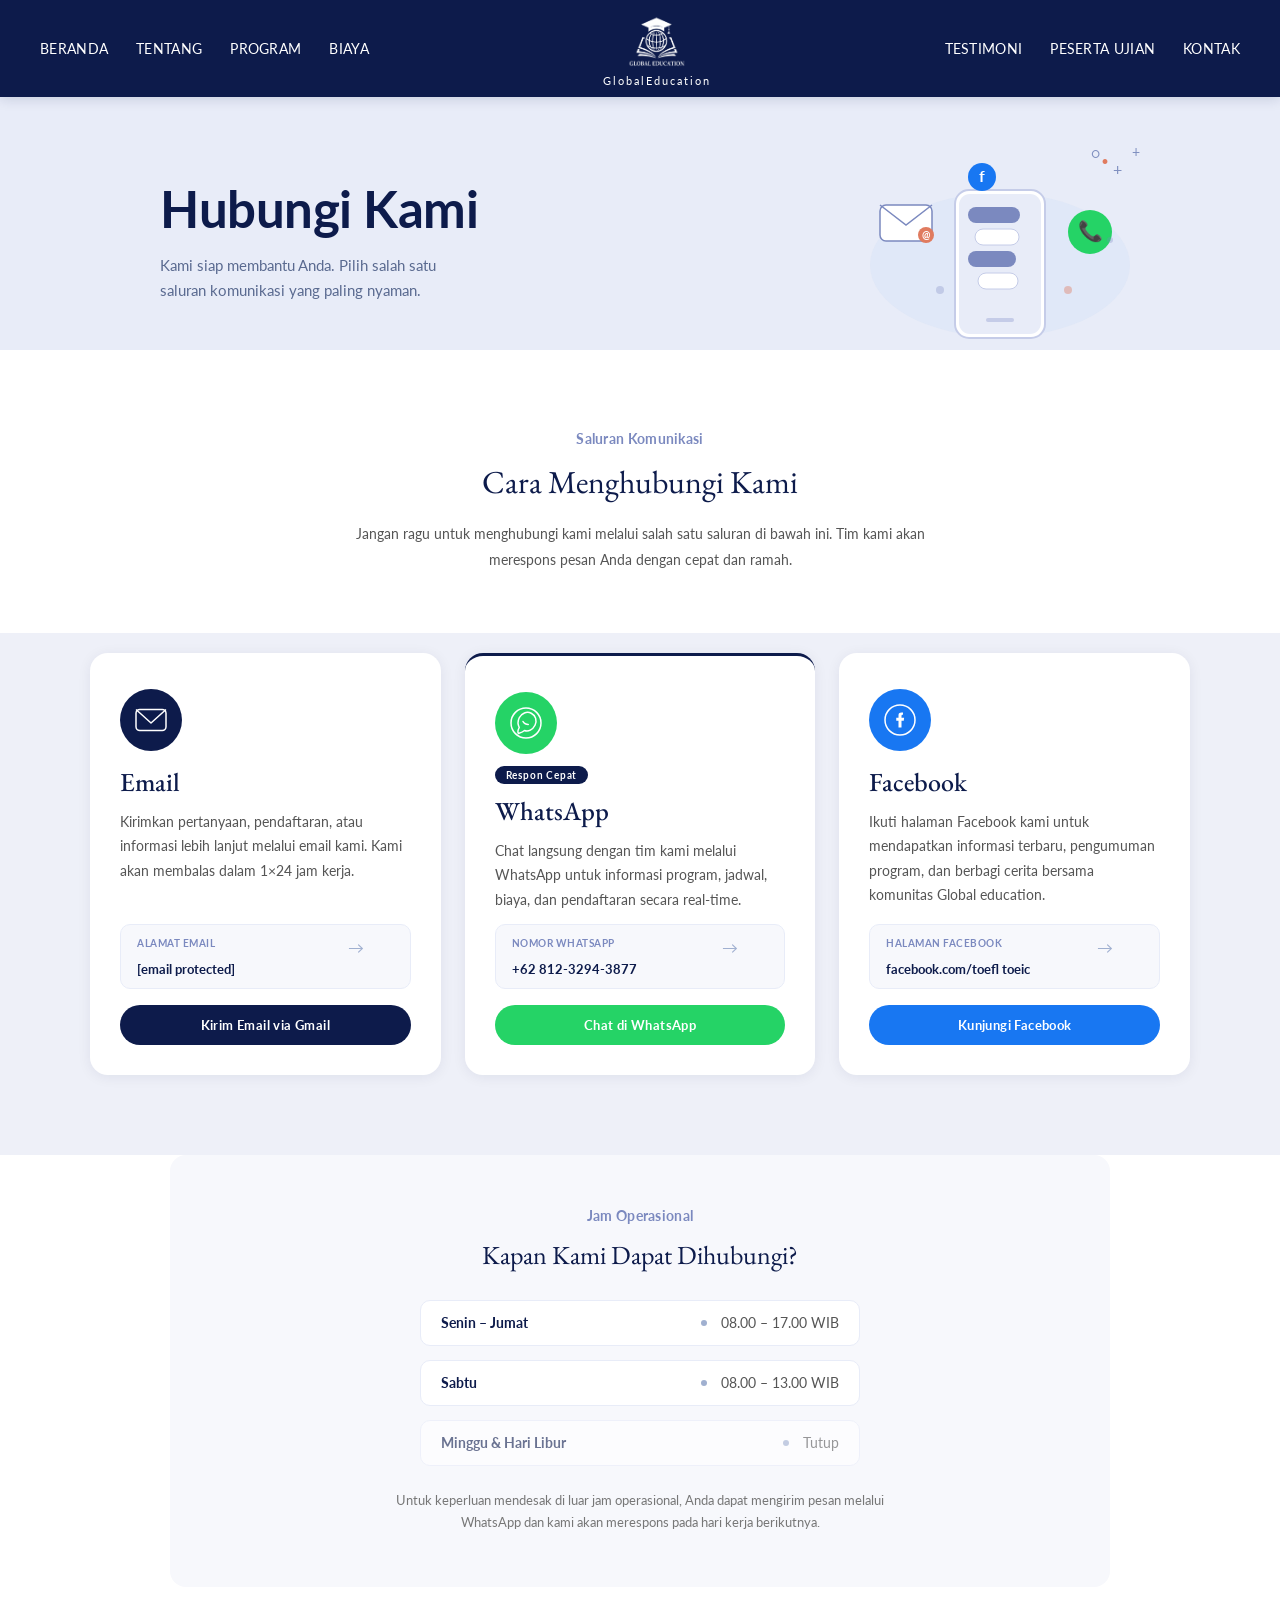
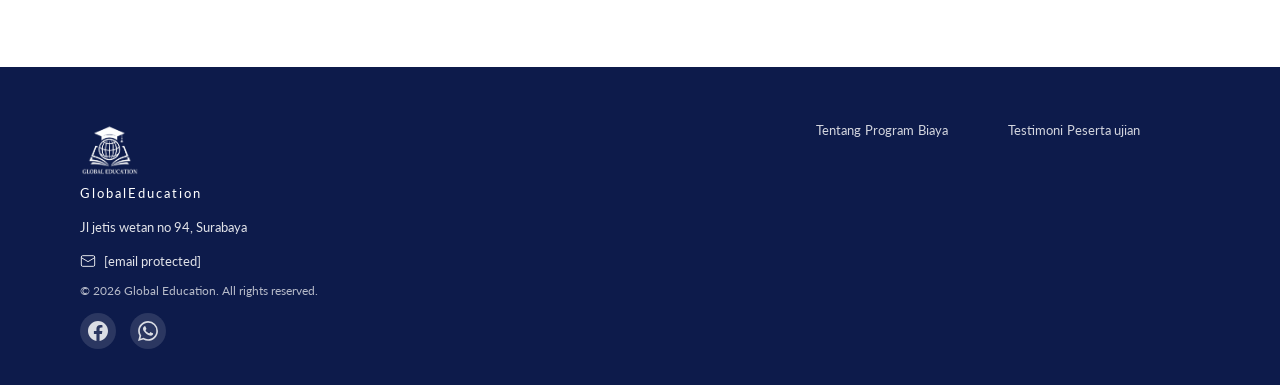
<file: contact.html>
<!DOCTYPE html>
<html lang="id">
<head>
  <meta charset="UTF-8" />
  <meta name="viewport" content="width=device-width, initial-scale=1.0"/>
  <title>Kontak — Global Education</title>
  <link href="https://fonts.googleapis.com/css2?family=EB+Garamond:ital,wght@0,400;0,500;0,600;1,400&family=Lato:wght@300;400;700&display=swap" rel="stylesheet"/>
  <link rel="stylesheet" href="style.css"/>
  <style>
    .navbar-page .nav-logo-img {
      width: 60px !important;
      height: 60px !important;
    }
    .navbar-page .nav-logo span {
      font-size: 11px !important;
    }
    .navbar-page {
      padding: 10px 40px !important;
    }
  </style>
</head>
<body>
  <!-- ===== MOBILE NAV ===== -->
  <div id="mobileNav" style="display:none;position:fixed;top:0;left:0;width:100%;height:100%;background:#0d1b4b;z-index:999999;flex-direction:column;align-items:center;justify-content:center;gap:28px;">
    <button onclick="closeMobileNav()" style="position:absolute;top:20px;right:20px;background:none;border:none;color:white;font-size:36px;cursor:pointer;padding:10px;line-height:1;">&#x2715;</button>
    <a href="index.html"    onclick="closeMobileNav()" style="color:white;font-size:20px;font-family:Lato,sans-serif;text-decoration:none;letter-spacing:2px;padding:10px 30px;">BERANDA</a>
    <a href="about.html"    onclick="closeMobileNav()" style="color:white;font-size:20px;font-family:Lato,sans-serif;text-decoration:none;letter-spacing:2px;padding:10px 30px;">TENTANG</a>
    <a href="program.html"  onclick="closeMobileNav()" style="color:white;font-size:20px;font-family:Lato,sans-serif;text-decoration:none;letter-spacing:2px;padding:10px 30px;">PROGRAM</a>
    <a href="biaya.html"    onclick="closeMobileNav()" style="color:white;font-size:20px;font-family:Lato,sans-serif;text-decoration:none;letter-spacing:2px;padding:10px 30px;">BIAYA</a>
    <a href="testimoni.html" onclick="closeMobileNav()" style="color:white;font-size:20px;font-family:Lato,sans-serif;text-decoration:none;letter-spacing:2px;padding:10px 30px;">TESTIMONI</a>
    <a href="peserta.html"  onclick="closeMobileNav()" style="color:white;font-size:20px;font-family:Lato,sans-serif;text-decoration:none;letter-spacing:2px;padding:10px 30px;">PESERTA UJIAN</a>
    <a href="contact.html"  onclick="closeMobileNav()" style="color:white;font-size:20px;font-family:Lato,sans-serif;text-decoration:none;letter-spacing:2px;padding:10px 30px;">KONTAK</a>
  </div>
  <script>
    function openMobileNav()  { var n=document.getElementById('mobileNav'); n.style.display='flex'; document.body.style.overflow='hidden'; }
    function closeMobileNav() { var n=document.getElementById('mobileNav'); n.style.display='none'; document.body.style.overflow=''; }
  </script>
  <!-- ============== NAVBAR ============== -->
  <nav class="navbar-page">
    <div class="nav-left">
      <a href="index.html">BERANDA</a>
      <a href="about.html">TENTANG</a>
      <a href="program.html">PROGRAM</a>
      <a href="biaya.html">BIAYA</a>
    </div>

    <a href="index.html" class="nav-logo">
      <img src="Gemini_Generated_Image_jkyukjkyukjkyukj (1)-Photoroom.png" alt="Logo" class="nav-logo-img"/>
      <span>GlobalEducation</span>
    </a>

      <div class="nav-right">
        <a href="testimoni.html">TESTIMONI</a>
        <a href="peserta.html">PESERTA UJIAN</a>
        <a href="contact.html">KONTAK</a>
      </div>
      <button onclick="openMobileNav()" id="navHamburger" aria-label="Menu" style="display:none;flex-direction:column;justify-content:center;align-items:center;gap:5px;width:44px;height:44px;background:none;border:none;cursor:pointer;padding:0;position:relative;z-index:999998;">
        <span style="display:block;width:24px;height:2px;background:white;border-radius:2px;pointer-events:none;"></span>
        <span style="display:block;width:24px;height:2px;background:white;border-radius:2px;pointer-events:none;"></span>
        <span style="display:block;width:24px;height:2px;background:white;border-radius:2px;pointer-events:none;"></span>
      </button>
  </nav>

  <!-- ============== HERO KONTAK ============== -->
  <section class="kontak-hero">
    <div class="kontak-hero-left">
      <h1>Hubungi Kami</h1>
      <p>Kami siap membantu Anda. Pilih salah satu<br>saluran komunikasi yang paling nyaman.</p>
    </div>
    <div class="kontak-hero-right">
      <span class="deco deco-circle-outline top-right-1">&#9675;</span>
      <span class="deco deco-plus top-right-2">+</span>
      <span class="deco deco-circle-fill top-right-3">&#9679;</span>
      <span class="deco deco-plus top-right-4">+</span>
      <div class="kontak-illustration">
        <svg viewBox="0 0 300 210" xmlns="http://www.w3.org/2000/svg" width="300" height="210">
          <!-- Soft bg -->
          <ellipse cx="150" cy="130" rx="130" ry="72" fill="#d8e4f7" opacity="0.5"/>
          <!-- Phone device -->
          <rect x="105" y="55" width="90" height="148" rx="14" fill="#ffffff" stroke="#c5cce8" stroke-width="2"/>
          <rect x="109" y="59" width="82" height="140" rx="11" fill="#e8ecf8"/>
          <!-- Screen content: chat bubbles -->
          <rect x="118" y="72" width="52" height="16" rx="8" fill="#7b89bf"/>
          <rect x="125" y="94" width="44" height="16" rx="8" fill="#ffffff" stroke="#c5cce8" stroke-width="1"/>
          <rect x="118" y="116" width="48" height="16" rx="8" fill="#7b89bf"/>
          <rect x="128" y="138" width="40" height="16" rx="8" fill="#ffffff" stroke="#c5cce8" stroke-width="1"/>
          <!-- Home bar -->
          <rect x="136" y="183" width="28" height="4" rx="2" fill="#c5cce8"/>
          <!-- Email envelope floating left -->
          <g transform="translate(30, 70)">
            <rect x="0" y="0" width="52" height="36" rx="6" fill="#ffffff" stroke="#7b89bf" stroke-width="1.5"/>
            <polyline points="0,0 26,20 52,0" fill="none" stroke="#7b89bf" stroke-width="1.5"/>
            <circle cx="46" cy="30" r="8" fill="#e07b5f"/>
            <text x="46" y="34" text-anchor="middle" font-size="10" fill="white" font-weight="bold">@</text>
          </g>
          <!-- WhatsApp bubble floating right -->
          <g transform="translate(218, 75)">
            <circle cx="22" cy="22" r="22" fill="#25D366"/>
            <text x="22" y="28" text-anchor="middle" font-size="20" fill="white">&#128222;</text>
          </g>
          <!-- Facebook bubble floating top -->
          <g transform="translate(118, 28)">
            <circle cx="14" cy="14" r="14" fill="#1877F2"/>
            <text x="14" y="19" text-anchor="middle" font-size="16" fill="white" font-weight="bold">f</text>
          </g>
          <!-- Small dots deco -->
          <circle cx="90" cy="155" r="4" fill="#7b89bf" opacity="0.3"/>
          <circle cx="218" cy="155" r="4" fill="#e07b5f" opacity="0.4"/>
          <circle cx="260" cy="105" r="3" fill="#7b89bf" opacity="0.3"/>
        </svg>
      </div>
    </div>
  </section>

  <!-- ============== INTRO ============== -->
  <section class="kontak-intro">
    <div class="section-title-group">
      <span class="title-line"></span>
      <span class="title-label">Saluran Komunikasi</span>
      <span class="title-line"></span>
    </div>
    <h2>Cara Menghubungi Kami</h2>
    <p>
      Jangan ragu untuk menghubungi kami melalui salah satu saluran di bawah ini.
      Tim kami akan merespons pesan Anda dengan cepat dan ramah.
    </p>
  </section>

  <!-- ============== CONTACT CARDS ============== -->
  <section class="kontak-cards-section">
    <div class="kontak-grid">

      <!-- ===== EMAIL ===== -->
      <div class="kontak-card">
        <div class="kontak-icon-wrap kontak-icon-email">
          <svg viewBox="0 0 48 48" fill="none" xmlns="http://www.w3.org/2000/svg" width="36" height="36">
            <rect x="4" y="10" width="40" height="28" rx="5" fill="none" stroke="white" stroke-width="2"/>
            <polyline points="4,10 24,28 44,10" fill="none" stroke="white" stroke-width="2" stroke-linejoin="round"/>
          </svg>
        </div>
        <h3 class="kontak-card-title">Email</h3>
        <p class="kontak-card-desc">Kirimkan pertanyaan, pendaftaran, atau informasi lebih lanjut melalui email kami. Kami akan membalas dalam 1×24 jam kerja.</p>
        <a href="https://mail.google.com/mail/u/?view=cm&fs=1&to=educationglobal42@gmail.com&su=Pertanyaan%20tentang%20Global%20Education&body=Halo%20Admin%20Global%20Education%2C%0A%0ASaya%20ingin%20menanyakan%20informasi%20tentang%20program%20pendidikan%20Anda.%0A%0ATerima%20kasih." class="kontak-link kontak-link-email">
          <span class="kontak-link-label">Alamat Email</span>
          <span class="kontak-link-value"><span class="__cf_email__" data-cfemail="7c1918091f1d081513121b10131e1d10484e3c1b111d1510521f1311">[email&#160;protected]</span></span>
          <span class="kontak-link-arrow">&#8594;</span>
        </a>
        <a href="https://mail.google.com/mail/u/?view=cm&fs=1&to=educationglobal42@gmail.com&su=Pertanyaan%20tentang%20Global%20Education&body=Halo%20Admin%20Global%20Education%2C%0A%0ASaya%20ingin%20menanyakan%20informasi%20tentang%20program%20pendidikan%20Anda.%0A%0ATerima%20kasih." target="_blank" class="btn-kontak btn-kontak-email">Kirim Email via Gmail</a>
      </div>

      <!-- ===== WHATSAPP ===== -->
      <div class="kontak-card kontak-card-featured">
        <div class="kontak-icon-wrap kontak-icon-wa">
          <svg viewBox="0 0 48 48" fill="none" xmlns="http://www.w3.org/2000/svg" width="36" height="36">
            <circle cx="24" cy="24" r="20" fill="none" stroke="white" stroke-width="2"/>
            <path d="M15 30 Q12 36 14 38 Q20 36 22 34 C27 36 33 33 36 27 C39 21 37 14 31 11 C25 8 18 11 15 17 C12 23 14 28 15 30Z" fill="none" stroke="white" stroke-width="2" stroke-linejoin="round"/>
            <path d="M20 22 C20 22 21 24 23 25 C25 26 27 26 27 26" stroke="white" stroke-width="2" stroke-linecap="round"/>
          </svg>
        </div>
        <div class="kontak-badge">Respon Cepat</div>
        <h3 class="kontak-card-title">WhatsApp</h3>
        <p class="kontak-card-desc">Chat langsung dengan tim kami melalui WhatsApp untuk informasi program, jadwal, biaya, dan pendaftaran secara real-time.</p>
        <a href="https://wa.me/6281232943877" target="_blank" class="kontak-link kontak-link-wa">
          <span class="kontak-link-label">Nomor WhatsApp</span>
          <span class="kontak-link-value">+62 812-3294-3877</span>
          <span class="kontak-link-arrow">&#8594;</span>
        </a>
        <a href="https://wa.me/6281232943877" target="_blank" class="btn-kontak btn-kontak-wa">Chat di WhatsApp</a>
      </div>

      <!-- ===== FACEBOOK ===== -->
      <div class="kontak-card">
        <div class="kontak-icon-wrap kontak-icon-fb">
          <svg viewBox="0 0 48 48" fill="none" xmlns="http://www.w3.org/2000/svg" width="36" height="36">
            <circle cx="24" cy="24" r="20" fill="none" stroke="white" stroke-width="2"/>
            <path d="M28 14 L26 14 C23 14 22 15 22 18 L22 21 L19 21 L19 25 L22 25 L22 34 L26 34 L26 25 L29 25 L29.5 21 L26 21 L26 18.5 C26 17.5 26.5 17 27.5 17 L28 17 Z" fill="white"/>
          </svg>
        </div>
        <h3 class="kontak-card-title">Facebook</h3>
        <p class="kontak-card-desc">Ikuti halaman Facebook kami untuk mendapatkan informasi terbaru, pengumuman program, dan berbagi cerita bersama komunitas Global education.</p>
        <a href="https://www.facebook.com/profile.php?id=100009102669054&rdid=kj2BRJtQKEd0vVl0&share_url=https%3A%2F%2Fwww.facebook.com%2Fshare%2F16SY9FTzUg%2F#" target="_blank" class="kontak-link kontak-link-fb">
          <span class="kontak-link-label">Halaman Facebook</span>
          <span class="kontak-link-value">facebook.com/toefl toeic</span>
          <span class="kontak-link-arrow">&#8594;</span>
        </a>
        <a href="https://www.facebook.com/profile.php?id=100009102669054&rdid=kj2BRJtQKEd0vVl0&share_url=https%3A%2F%2Fwww.facebook.com%2Fshare%2F16SY9FTzUg%2F#" target="_blank" class="btn-kontak btn-kontak-fb">Kunjungi Facebook</a>
      </div>

    </div>
  </section>

  <!-- ============== JAM OPERASIONAL ============== -->
  <section class="kontak-jam-section">
    <div class="kontak-jam-card">
      <div class="section-title-group">
        <span class="title-line"></span>
        <span class="title-label">Jam Operasional</span>
        <span class="title-line"></span>
      </div>
      <h3>Kapan Kami Dapat Dihubungi?</h3>
      <div class="jam-grid">
        <div class="jam-row">
          <span class="jam-hari">Senin – Jumat</span>
          <span class="jam-dot"></span>
          <span class="jam-waktu">08.00 – 17.00 WIB</span>
        </div>
        <div class="jam-row">
          <span class="jam-hari">Sabtu</span>
          <span class="jam-dot"></span>
          <span class="jam-waktu">08.00 – 13.00 WIB</span>
        </div>
        <div class="jam-row jam-row-off">
          <span class="jam-hari">Minggu &amp; Hari Libur</span>
          <span class="jam-dot"></span>
          <span class="jam-waktu">Tutup</span>
        </div>
      </div>
      <p class="jam-note">
        Untuk keperluan mendesak di luar jam operasional, Anda dapat mengirim pesan
        melalui WhatsApp dan kami akan merespons pada hari kerja berikutnya.
      </p>
    </div>
  </section>

  <!-- ============== FOOTER ============== -->
  <footer>
    <div class="footer-inner">

<!-- Brand -->
      <div class="footer-brand">
        <div class="footer-logo">
          <img src="Gemini_Generated_Image_jkyukjkyukjkyukj (1)-Photoroom.png" alt="Footer Logo" class="footer-logo-img"/>
          <span>GlobalEducation</span>
        </div>
        <div class="footer-address">
          Jl jetis wetan no 94, Surabaya
        </div>
        <div class="footer-email">
          <a href="/cdn-cgi/l/email-protection#acc9c8d9cfcdd8c5c3c2cbc0c3cecdc0989eeccbc1cdc5c082cfc3c1" class="footer-email-link">
            <svg width="16" height="16" viewBox="0 0 24 24" fill="none" xmlns="http://www.w3.org/2000/svg">
              <rect x="2" y="4" width="20" height="16" rx="2" stroke="white" stroke-width="1.5"/>
              <path d="M2 7L12 13L22 7" stroke="white" stroke-width="1.5" stroke-linecap="round" stroke-linejoin="round"/>
            </svg>
            <span><span class="__cf_email__" data-cfemail="93f6f7e6f0f2e7fafcfdf4fffcf1f2ffa7a1d3f4fef2faffbdf0fcfe">[email&#160;protected]</span></span>
          </a>
        </div>
        <div class="footer-copyright">
          &copy; 2026 Global Education. All rights reserved.
        </div>
        <div class="footer-socials">
          <a href="https://www.facebook.com/profile.php?id=100009102669054&rdid=kj2BRJtQKEd0vVl0&share_url=https%3A%2F%2Fwww.facebook.com%2Fshare%2F16SY9FTzUg%2F#" target="_blank" aria-label="Facebook">
            <svg width="20" height="20" viewBox="0 0 24 24" fill="currentColor"><path d="M24 12.073c0-6.627-5.373-12-12-12s-12 5.373-12 12c0 5.99 4.388 10.954 10.125 11.854v-8.385H7.078v-3.47h3.047V9.43c0-3.007 1.792-4.669 4.533-4.669 1.312 0 2.686.235 2.686.235v2.953H15.83c-1.491 0-1.956.925-1.956 1.874v2.25h3.328l-.532 3.47h-2.796v8.385C19.612 23.027 24 18.062 24 12.073z"/></svg>
          </a>
          <a href="https://wa.me/6281232943877" target="_blank" aria-label="WhatsApp">
            <svg width="20" height="20" viewBox="0 0 24 24" fill="currentColor"><path d="M17.472 14.382c-.297-.149-1.758-.867-2.03-.967-.273-.099-.471-.148-.67.15-.197.297-.767.966-.94 1.164-.173.199-.347.223-.644.075-.297-.15-1.255-.463-2.39-1.475-.883-.788-1.48-1.761-1.653-2.059-.173-.297-.018-.458.13-.606.134-.133.298-.347.446-.52.149-.174.198-.298.298-.497.099-.198.05-.371-.025-.52-.075-.149-.669-1.612-.916-2.207-.242-.579-.487-.5-.669-.51-.173-.008-.371-.01-.57-.01-.198 0-.52.074-.792.372-.272.297-1.04 1.016-1.04 2.479 0 1.462 1.065 2.875 1.213 3.074.149.198 2.096 3.2 5.077 4.487.709.306 1.262.489 1.694.625.712.227 1.36.195 1.871.118.571-.085 1.758-.719 2.006-1.413.248-.694.248-1.289.173-1.413-.074-.124-.272-.198-.57-.347m-5.421 7.403h-.004a9.87 9.87 0 01-5.031-1.378l-.361-.214-3.741.982.998-3.648-.235-.374a9.86 9.86 0 01-1.51-5.26c.001-5.45 4.436-9.884 9.888-9.884 2.64 0 5.122 1.03 6.988 2.898a9.825 9.825 0 012.893 6.994c-.003 5.45-4.437 9.884-9.885 9.884m8.413-18.297A11.815 11.815 0 0012.05 0C5.495 0 .16 5.335.157 11.892c0 2.096.547 4.142 1.588 5.945L.057 24l6.305-1.654a11.882 11.882 0 005.683 1.448h.005c6.554 0 11.89-5.335 11.893-11.893a11.821 11.821 0 00-3.48-8.413z"/></svg>
          </a>
        </div>
      </div>

      <!-- Spacer -->
      <div></div>

      <!-- Col 1 -->
      <div class="footer-col">
        <a href="about.html">Tentang</a>
        <a href="program.html">Program</a>
        <a href="biaya.html">Biaya</a>
      </div>

      <!-- Col 2 -->
      <div class="footer-col">
        <a href="testimoni.html">Testimoni</a>
        <a href="peserta.html">Peserta ujian</a>
</file>
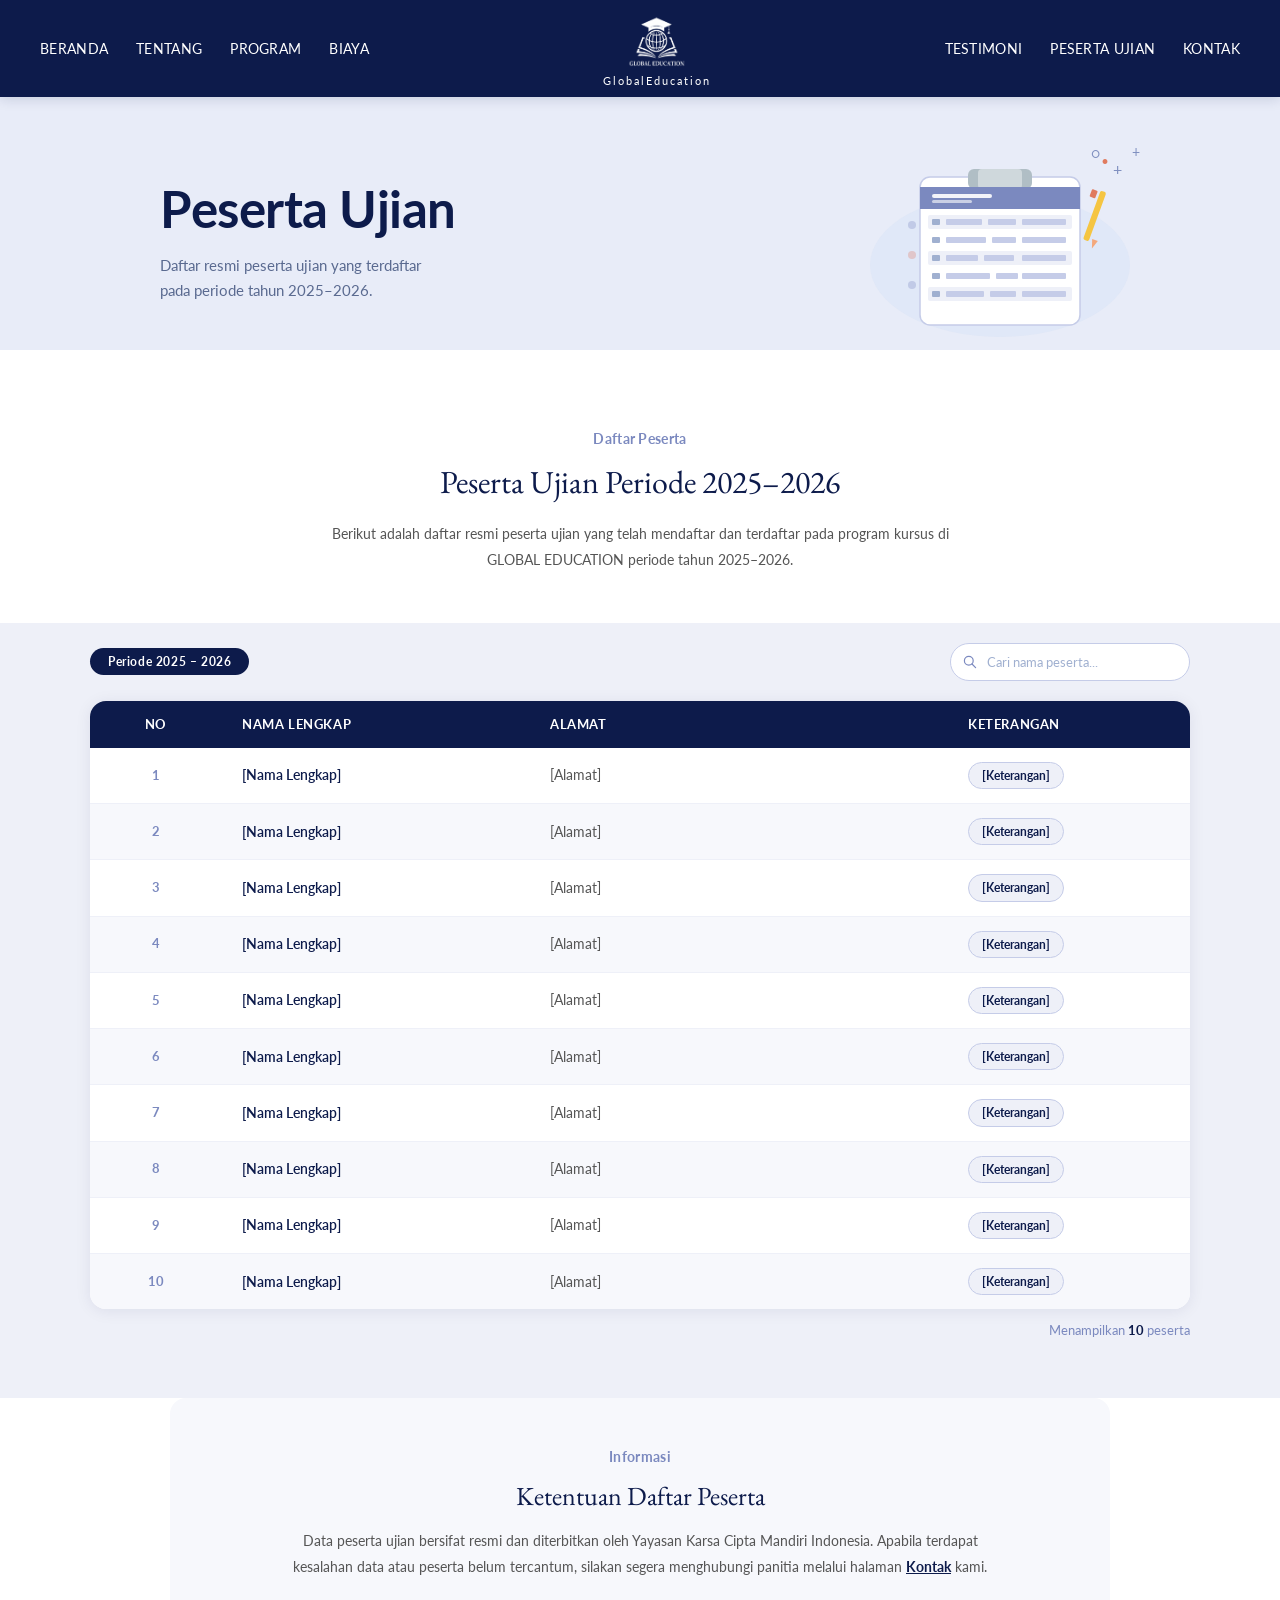
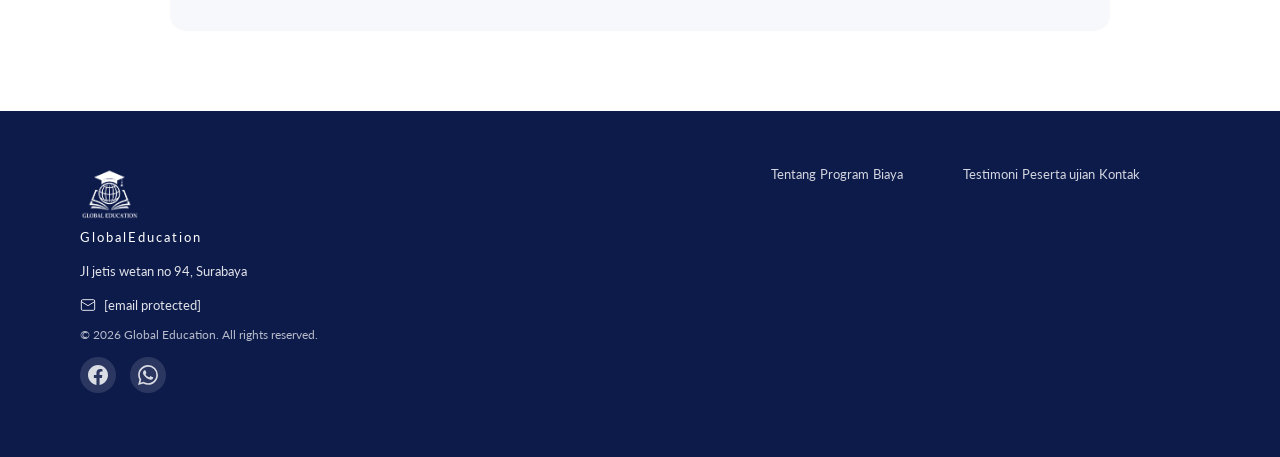
<file: peserta.html>
<!DOCTYPE html>
<html lang="id">
<head>
  <meta charset="UTF-8" />
  <meta name="viewport" content="width=device-width, initial-scale=1.0"/>
  <title>Peserta Ujian — Global Education</title>
  <link href="https://fonts.googleapis.com/css2?family=EB+Garamond:ital,wght@0,400;0,500;0,600;1,400&family=Lato:wght@300;400;700&display=swap" rel="stylesheet"/>
  <link rel="stylesheet" href="style.css"/>
  <style>
    .navbar-page .nav-logo-img {
      width: 60px !important;
      height: 60px !important;
    }
    .navbar-page .nav-logo span {
      font-size: 11px !important;
    }
    .navbar-page {
      padding: 10px 40px !important;
    }
  </style>
</head>
<body>
  <!-- ===== MOBILE NAV ===== -->
  <div id="mobileNav" style="display:none;position:fixed;top:0;left:0;width:100%;height:100%;background:#0d1b4b;z-index:999999;flex-direction:column;align-items:center;justify-content:center;gap:28px;">
    <button onclick="closeMobileNav()" style="position:absolute;top:20px;right:20px;background:none;border:none;color:white;font-size:36px;cursor:pointer;padding:10px;line-height:1;">&#x2715;</button>
    <a href="index.html"    onclick="closeMobileNav()" style="color:white;font-size:20px;font-family:Lato,sans-serif;text-decoration:none;letter-spacing:2px;padding:10px 30px;">BERANDA</a>
    <a href="about.html"    onclick="closeMobileNav()" style="color:white;font-size:20px;font-family:Lato,sans-serif;text-decoration:none;letter-spacing:2px;padding:10px 30px;">TENTANG</a>
    <a href="program.html"  onclick="closeMobileNav()" style="color:white;font-size:20px;font-family:Lato,sans-serif;text-decoration:none;letter-spacing:2px;padding:10px 30px;">PROGRAM</a>
    <a href="biaya.html"    onclick="closeMobileNav()" style="color:white;font-size:20px;font-family:Lato,sans-serif;text-decoration:none;letter-spacing:2px;padding:10px 30px;">BIAYA</a>
    <a href="testimoni.html" onclick="closeMobileNav()" style="color:white;font-size:20px;font-family:Lato,sans-serif;text-decoration:none;letter-spacing:2px;padding:10px 30px;">TESTIMONI</a>
    <a href="peserta.html"  onclick="closeMobileNav()" style="color:white;font-size:20px;font-family:Lato,sans-serif;text-decoration:none;letter-spacing:2px;padding:10px 30px;">PESERTA UJIAN</a>
    <a href="contact.html"  onclick="closeMobileNav()" style="color:white;font-size:20px;font-family:Lato,sans-serif;text-decoration:none;letter-spacing:2px;padding:10px 30px;">KONTAK</a>
  </div>
  <script>
    function openMobileNav()  { var n=document.getElementById('mobileNav'); n.style.display='flex'; document.body.style.overflow='hidden'; }
    function closeMobileNav() { var n=document.getElementById('mobileNav'); n.style.display='none'; document.body.style.overflow=''; }
  </script>
  <!-- ============== NAVBAR ============== -->
  <nav class="navbar-page">
      <div class="nav-left">
      <a href="index.html">BERANDA</a>
      <a href="about.html">TENTANG</a>
      <a href="program.html">PROGRAM</a>
      <a href="biaya.html">BIAYA</a>
      </div>
    <a href="index.html" class="nav-logo">
      <img src="Gemini_Generated_Image_jkyukjkyukjkyukj (1)-Photoroom.png" alt="Logo" class="nav-logo-img"/>
      <span>GlobalEducation</span>
    </a>
      <div class="nav-right">
        <a href="testimoni.html">TESTIMONI</a>
        <a href="peserta.html">PESERTA UJIAN</a>
        <a href="contact.html">KONTAK</a>
      </div>
      <button onclick="openMobileNav()" id="navHamburger" aria-label="Menu" style="display:none;flex-direction:column;justify-content:center;align-items:center;gap:5px;width:44px;height:44px;background:none;border:none;cursor:pointer;padding:0;position:relative;z-index:999998;">
        <span style="display:block;width:24px;height:2px;background:white;border-radius:2px;pointer-events:none;"></span>
        <span style="display:block;width:24px;height:2px;background:white;border-radius:2px;pointer-events:none;"></span>
        <span style="display:block;width:24px;height:2px;background:white;border-radius:2px;pointer-events:none;"></span>
      </button>
  </nav>

  <!-- ============== HERO ============== -->
  <section class="peserta-hero">
    <div class="peserta-hero-left">
      <h1>Peserta Ujian</h1>
      <p>Daftar resmi peserta ujian yang terdaftar<br>pada periode tahun 2025–2026.</p>
    </div>
    <div class="peserta-hero-right">
      <span class="deco deco-circle-outline top-right-1">&#9675;</span>
      <span class="deco deco-plus top-right-2">+</span>
      <span class="deco deco-circle-fill top-right-3">&#9679;</span>
      <span class="deco deco-plus top-right-4">+</span>
      <div class="peserta-illustration">
        <svg viewBox="0 0 300 210" xmlns="http://www.w3.org/2000/svg" width="300" height="210">
          <!-- Soft bg -->
          <ellipse cx="150" cy="130" rx="130" ry="72" fill="#d8e4f7" opacity="0.5"/>
          <!-- Clipboard base -->
          <rect x="70" y="42" width="160" height="148" rx="10" fill="#ffffff" stroke="#c5cce8" stroke-width="1.5"/>
          <!-- Clipboard top clip -->
          <rect x="118" y="34" width="64" height="20" rx="6" fill="#b0bec5"/>
          <rect x="128" y="34" width="44" height="20" rx="4" fill="#cfd8dc"/>
          <!-- Clipboard header bar -->
          <rect x="70" y="52" width="160" height="22" rx="0" fill="#7b89bf"/>
          <rect x="70" y="52" width="160" height="22" rx="0" fill="none"/>
          <!-- Header text lines -->
          <rect x="82" y="59" width="60" height="4" rx="2" fill="white" opacity="0.9"/>
          <rect x="82" y="65" width="40" height="3" rx="1.5" fill="white" opacity="0.6"/>
          <!-- Table rows -->
          <!-- Row 1 -->
          <rect x="78" y="80" width="144" height="14" rx="2" fill="#eef0f8"/>
          <rect x="82" y="84" width="8" height="6" rx="1" fill="#a0b0d0"/>
          <rect x="96" y="84" width="36" height="6" rx="1" fill="#c5cce8"/>
          <rect x="138" y="84" width="28" height="6" rx="1" fill="#c5cce8"/>
          <rect x="172" y="84" width="44" height="6" rx="1" fill="#c5cce8"/>
          <!-- Row 2 -->
          <rect x="78" y="98" width="144" height="14" rx="2" fill="#ffffff"/>
          <rect x="82" y="102" width="8" height="6" rx="1" fill="#a0b0d0"/>
          <rect x="96" y="102" width="40" height="6" rx="1" fill="#c5cce8"/>
          <rect x="142" y="102" width="24" height="6" rx="1" fill="#c5cce8"/>
          <rect x="172" y="102" width="44" height="6" rx="1" fill="#c5cce8"/>
          <!-- Row 3 -->
          <rect x="78" y="116" width="144" height="14" rx="2" fill="#eef0f8"/>
          <rect x="82" y="120" width="8" height="6" rx="1" fill="#a0b0d0"/>
          <rect x="96" y="120" width="32" height="6" rx="1" fill="#c5cce8"/>
          <rect x="134" y="120" width="30" height="6" rx="1" fill="#c5cce8"/>
          <rect x="172" y="120" width="44" height="6" rx="1" fill="#c5cce8"/>
          <!-- Row 4 -->
          <rect x="78" y="134" width="144" height="14" rx="2" fill="#ffffff"/>
          <rect x="82" y="138" width="8" height="6" rx="1" fill="#a0b0d0"/>
          <rect x="96" y="138" width="44" height="6" rx="1" fill="#c5cce8"/>
          <rect x="146" y="138" width="22" height="6" rx="1" fill="#c5cce8"/>
          <rect x="172" y="138" width="44" height="6" rx="1" fill="#c5cce8"/>
          <!-- Row 5 -->
          <rect x="78" y="152" width="144" height="14" rx="2" fill="#eef0f8"/>
          <rect x="82" y="156" width="8" height="6" rx="1" fill="#a0b0d0"/>
          <rect x="96" y="156" width="38" height="6" rx="1" fill="#c5cce8"/>
          <rect x="140" y="156" width="26" height="6" rx="1" fill="#c5cce8"/>
          <rect x="172" y="156" width="44" height="6" rx="1" fill="#c5cce8"/>
          <!-- Pencil deco -->
          <rect x="242" y="55" width="6" height="52" rx="2" fill="#f5c542" transform="rotate(20 245 80)"/>
          <polygon points="242,105 248,105 245,114" fill="#f4a87c" transform="rotate(20 245 105)"/>
          <rect x="242" y="55" width="6" height="8" rx="1" fill="#e07b5f" transform="rotate(20 245 55)"/>
          <!-- Small dots -->
          <circle cx="62" cy="90" r="4" fill="#7b89bf" opacity="0.3"/>
          <circle cx="62" cy="120" r="4" fill="#e07b5f" opacity="0.3"/>
          <circle cx="62" cy="150" r="4" fill="#7b89bf" opacity="0.3"/>
        </svg>
      </div>
    </div>
  </section>

  <!-- ============== INTRO ============== -->
  <section class="peserta-intro">
    <div class="section-title-group">
      <span class="title-line"></span>
      <span class="title-label">Daftar Peserta</span>
      <span class="title-line"></span>
    </div>
    <h2>Peserta Ujian Periode 2025–2026</h2>
    <p>
      Berikut adalah daftar resmi peserta ujian yang telah mendaftar dan terdaftar
      pada program kursus di GLOBAL EDUCATION periode tahun 2025–2026.
    </p>
  </section>

  <!-- ============== TABEL PESERTA ============== -->
  <section class="peserta-table-section">

    <!-- Toolbar: search + info -->
    <div class="peserta-toolbar">
      <div class="peserta-toolbar-left">
        <span class="peserta-periode-badge">Periode 2025 – 2026</span>
      </div>
      <div class="peserta-toolbar-right">
        <div class="peserta-search-wrap">
          <svg class="search-icon" viewBox="0 0 20 20" fill="none" xmlns="http://www.w3.org/2000/svg" width="16" height="16">
            <circle cx="8.5" cy="8.5" r="5.5" stroke="#7b89bf" stroke-width="1.5"/>
            <line x1="12.5" y1="12.5" x2="17" y2="17" stroke="#7b89bf" stroke-width="1.5" stroke-linecap="round"/>
          </svg>
          <input
            type="text"
            id="searchInput"
            class="peserta-search"
            placeholder="Cari nama peserta..."
            oninput="filterTable()"
          />
        </div>
      </div>
    </div>

    <!-- Table wrapper -->
    <div class="peserta-table-wrap">
      <table class="peserta-table" id="pesertaTable">
        <thead>
          <tr>
            <th class="col-no">No</th>
            <th class="col-nama">Nama Lengkap</th>
            <th class="col-alamat">Alamat</th>
            <th class="col-ket">Keterangan</th>
          </tr>
        </thead>
        <tbody id="pesertaTbody">
          <tr>
            <td class="col-no">1</td>
            <td class="col-nama">[Nama Lengkap]</td>
            <td class="col-alamat">[Alamat]</td>
            <td class="col-ket"><span class="ket-badge">[Keterangan]</span></td>
          </tr>
          <tr>
            <td class="col-no">2</td>
            <td class="col-nama">[Nama Lengkap]</td>
            <td class="col-alamat">[Alamat]</td>
            <td class="col-ket"><span class="ket-badge">[Keterangan]</span></td>
          </tr>
          <tr>
            <td class="col-no">3</td>
            <td class="col-nama">[Nama Lengkap]</td>
            <td class="col-alamat">[Alamat]</td>
            <td class="col-ket"><span class="ket-badge">[Keterangan]</span></td>
          </tr>
          <tr>
            <td class="col-no">4</td>
            <td class="col-nama">[Nama Lengkap]</td>
            <td class="col-alamat">[Alamat]</td>
            <td class="col-ket"><span class="ket-badge">[Keterangan]</span></td>
          </tr>
          <tr>
            <td class="col-no">5</td>
            <td class="col-nama">[Nama Lengkap]</td>
            <td class="col-alamat">[Alamat]</td>
            <td class="col-ket"><span class="ket-badge">[Keterangan]</span></td>
          </tr>
          <tr>
            <td class="col-no">6</td>
            <td class="col-nama">[Nama Lengkap]</td>
            <td class="col-alamat">[Alamat]</td>
            <td class="col-ket"><span class="ket-badge">[Keterangan]</span></td>
          </tr>
          <tr>
            <td class="col-no">7</td>
            <td class="col-nama">[Nama Lengkap]</td>
            <td class="col-alamat">[Alamat]</td>
            <td class="col-ket"><span class="ket-badge">[Keterangan]</span></td>
          </tr>
          <tr>
            <td class="col-no">8</td>
            <td class="col-nama">[Nama Lengkap]</td>
            <td class="col-alamat">[Alamat]</td>
            <td class="col-ket"><span class="ket-badge">[Keterangan]</span></td>
          </tr>
          <tr>
            <td class="col-no">9</td>
            <td class="col-nama">[Nama Lengkap]</td>
            <td class="col-alamat">[Alamat]</td>
            <td class="col-ket"><span class="ket-badge">[Keterangan]</span></td>
          </tr>
          <tr>
            <td class="col-no">10</td>
            <td class="col-nama">[Nama Lengkap]</td>
            <td class="col-alamat">[Alamat]</td>
            <td class="col-ket"><span class="ket-badge">[Keterangan]</span></td>
          </tr>
        </tbody>
      </table>

      <!-- Empty state (shown when search yields no result) -->
      <div class="peserta-empty" id="pesertaEmpty" style="display:none;">
        <svg viewBox="0 0 48 48" fill="none" xmlns="http://www.w3.org/2000/svg" width="40" height="40">
          <circle cx="21" cy="21" r="13" stroke="#c5cce8" stroke-width="2"/>
          <line x1="30" y1="30" x2="42" y2="42" stroke="#c5cce8" stroke-width="2" stroke-linecap="round"/>
        </svg>
        <p>Tidak ada peserta yang cocok dengan pencarian.</p>
      </div>
    </div>

    <!-- Total count -->
    <div class="peserta-count" id="pesertaCount">
      Menampilkan <strong id="countNum">10</strong> peserta
    </div>

  </section>

  <!-- ============== INFO CARD ============== -->
  <section class="peserta-info-section">
    <div class="peserta-info-card">
      <div class="section-title-group">
        <span class="title-line"></span>
        <span class="title-label">Informasi</span>
        <span class="title-line"></span>
      </div>
      <h3>Ketentuan Daftar Peserta</h3>
      <p>
        Data peserta ujian bersifat resmi dan diterbitkan oleh Yayasan Karsa Cipta Mandiri Indonesia.
        Apabila terdapat kesalahan data atau peserta belum tercantum, silakan segera menghubungi
        panitia melalui halaman <a href="kontak.html">Kontak</a> kami.
      </p>
    </div>
  </section>

   <!-- ============== FOOTER ============== -->
  <footer>
    <div class="footer-inner">

<!-- Brand -->
      <div class="footer-brand">
        <div class="footer-logo">
          <img src="Gemini_Generated_Image_jkyukjkyukjkyukj (1)-Photoroom.png" alt="Footer Logo" class="footer-logo-img"/>
          <span>GlobalEducation</span>
        </div>
        <div class="footer-address">
          Jl jetis wetan no 94, Surabaya
        </div>
        <div class="footer-email">
          <a href="/cdn-cgi/l/email-protection#8aefeeffe9ebfee3e5e4ede6e5e8ebe6beb8caede7ebe3e6a4e9e5e7" class="footer-email-link">
            <svg width="16" height="16" viewBox="0 0 24 24" fill="none" xmlns="http://www.w3.org/2000/svg">
              <rect x="2" y="4" width="20" height="16" rx="2" stroke="white" stroke-width="1.5"/>
              <path d="M2 7L12 13L22 7" stroke="white" stroke-width="1.5" stroke-linecap="round" stroke-linejoin="round"/>
            </svg>
            <span><span class="__cf_email__" data-cfemail="e28786978183968b8d8c858e8d80838ed6d0a2858f838b8ecc818d8f">[email&#160;protected]</span></span>
          </a>
        </div>
        <div class="footer-copyright">
          &copy; 2026 Global Education. All rights reserved.
        </div>
        <div class="footer-socials">
          <a href="https://www.facebook.com/profile.php?id=100009102669054&rdid=kj2BRJtQKEd0vVl0&share_url=https%3A%2F%2Fwww.facebook.com%2Fshare%2F16SY9FTzUg%2F#" target="_blank" aria-label="Facebook">
            <svg width="20" height="20" viewBox="0 0 24 24" fill="currentColor"><path d="M24 12.073c0-6.627-5.373-12-12-12s-12 5.373-12 12c0 5.99 4.388 10.954 10.125 11.854v-8.385H7.078v-3.47h3.047V9.43c0-3.007 1.792-4.669 4.533-4.669 1.312 0 2.686.235 2.686.235v2.953H15.83c-1.491 0-1.956.925-1.956 1.874v2.25h3.328l-.532 3.47h-2.796v8.385C19.612 23.027 24 18.062 24 12.073z"/></svg>
          </a>
          <a href="https://wa.me/6281232943877" target="_blank" aria-label="WhatsApp">
            <svg width="20" height="20" viewBox="0 0 24 24" fill="currentColor"><path d="M17.472 14.382c-.297-.149-1.758-.867-2.03-.967-.273-.099-.471-.148-.67.15-.197.297-.767.966-.94 1.164-.173.199-.347.223-.644.075-.297-.15-1.255-.463-2.39-1.475-.883-.788-1.48-1.761-1.653-2.059-.173-.297-.018-.458.13-.606.134-.133.298-.347.446-.52.149-.174.198-.298.298-.497.099-.198.05-.371-.025-.52-.075-.149-.669-1.612-.916-2.207-.242-.579-.487-.5-.669-.51-.173-.008-.371-.01-.57-.01-.198 0-.52.074-.792.372-.272.297-1.04 1.016-1.04 2.479 0 1.462 1.065 2.875 1.213 3.074.149.198 2.096 3.2 5.077 4.487.709.306 1.262.489 1.694.625.712.227 1.36.195 1.871.118.571-.085 1.758-.719 2.006-1.413.248-.694.248-1.289.173-1.413-.074-.124-.272-.198-.57-.347m-5.421 7.403h-.004a9.87 9.87 0 01-5.031-1.378l-.361-.214-3.741.982.998-3.648-.235-.374a9.86 9.86 0 01-1.51-5.26c.001-5.45 4.436-9.884 9.888-9.884 2.64 0 5.122 1.03 6.988 2.898a9.825 9.825 0 012.893 6.994c-.003 5.45-4.437 9.884-9.885 9.884m8.413-18.297A11.815 11.815 0 0012.05 0C5.495 0 .16 5.335.157 11.892c0 2.096.547 4.142 1.588 5.945L.057 24l6.305-1.654a11.882 11.882 0 005.683 1.448h.005c6.554 0 11.89-5.335 11.893-11.893a11.821 11.821 0 00-3.48-8.413z"/></svg>
          </a>
        </div>
      </div>

      <!-- Spacer -->
      <div></div>

      <!-- Col 1 -->
      <div class="footer-col">
        <a href="about.html">Tentang</a>
        <a href="program.html">Program</a>
        <a href="biaya.html">Biaya</a>
      </div>

      <!-- Col 2 -->
      <div class="footer-col">
        <a href="testimoni.html">Testimoni</a>
        <a href="peserta.html">Peserta ujian</a>
        <a href="contact.html">Kontak</a>
      </div>
    </div>

    <div class="footer-bottom">
</file>
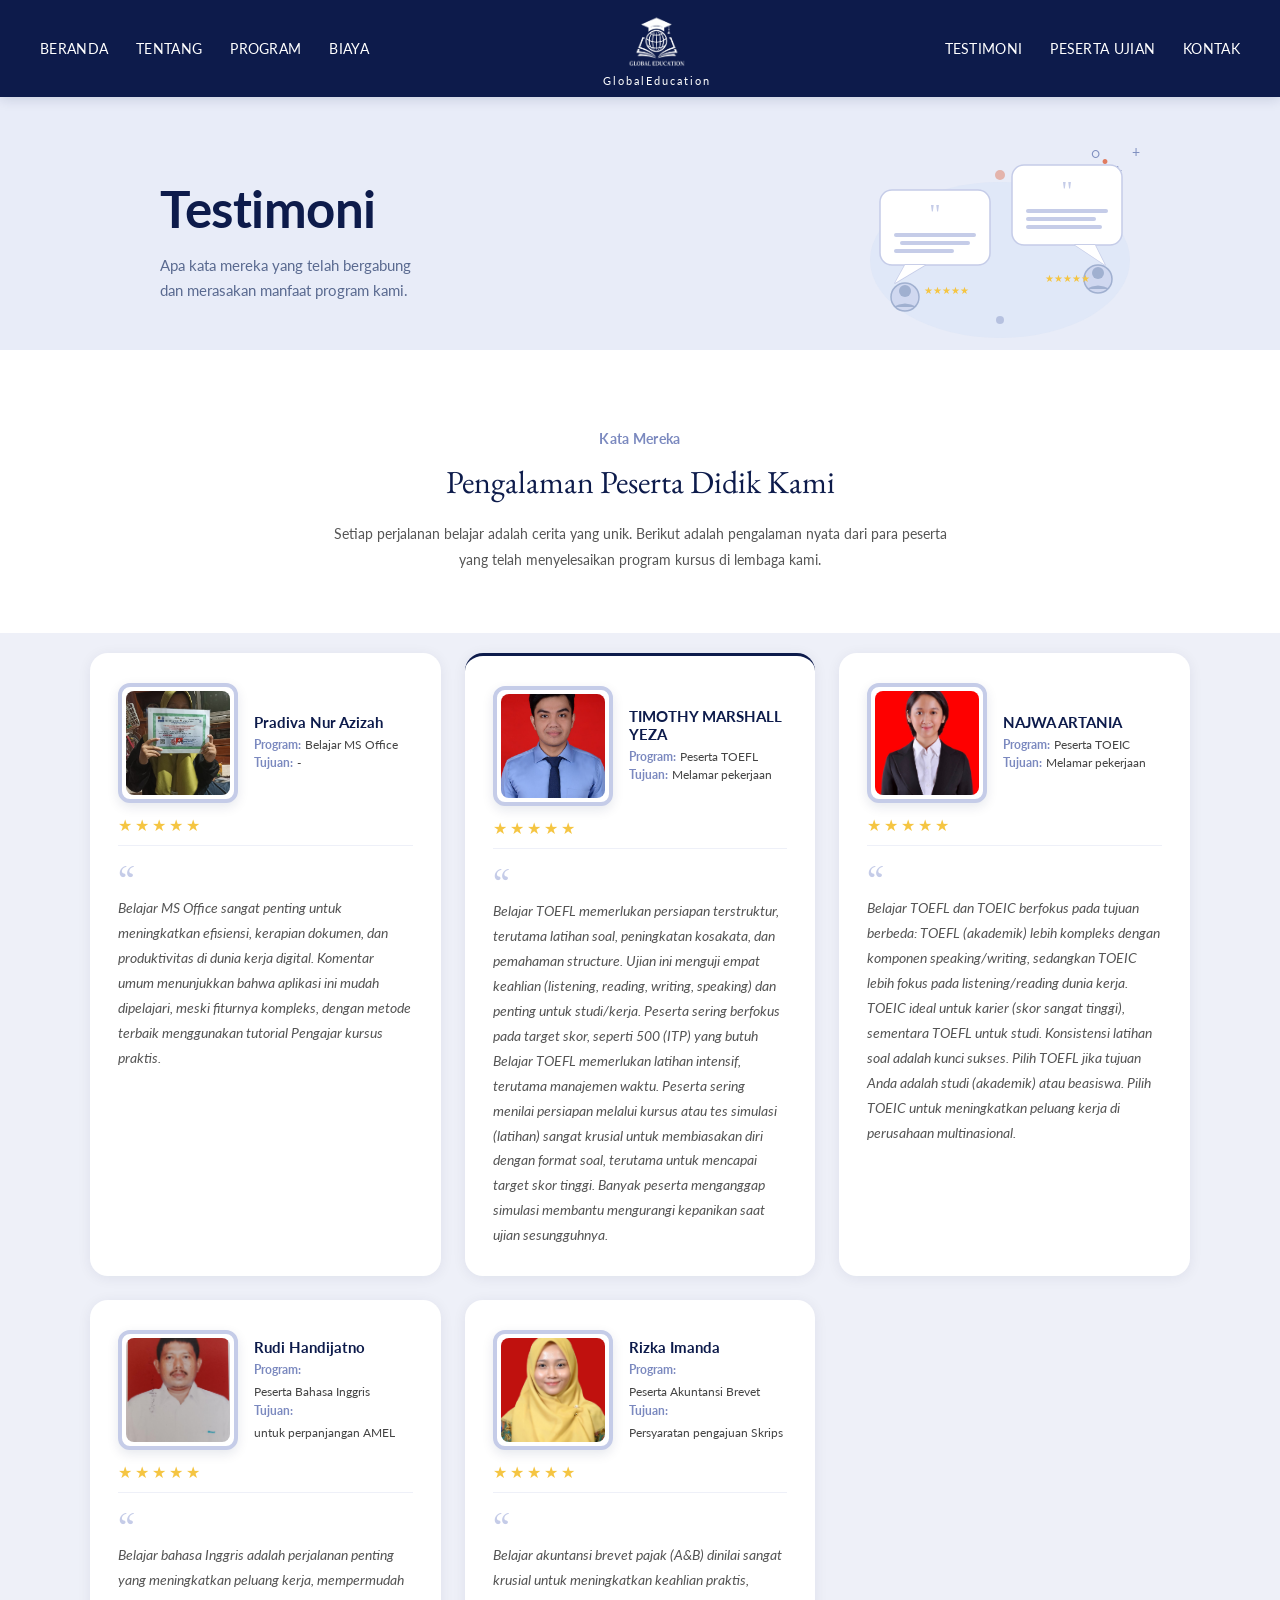
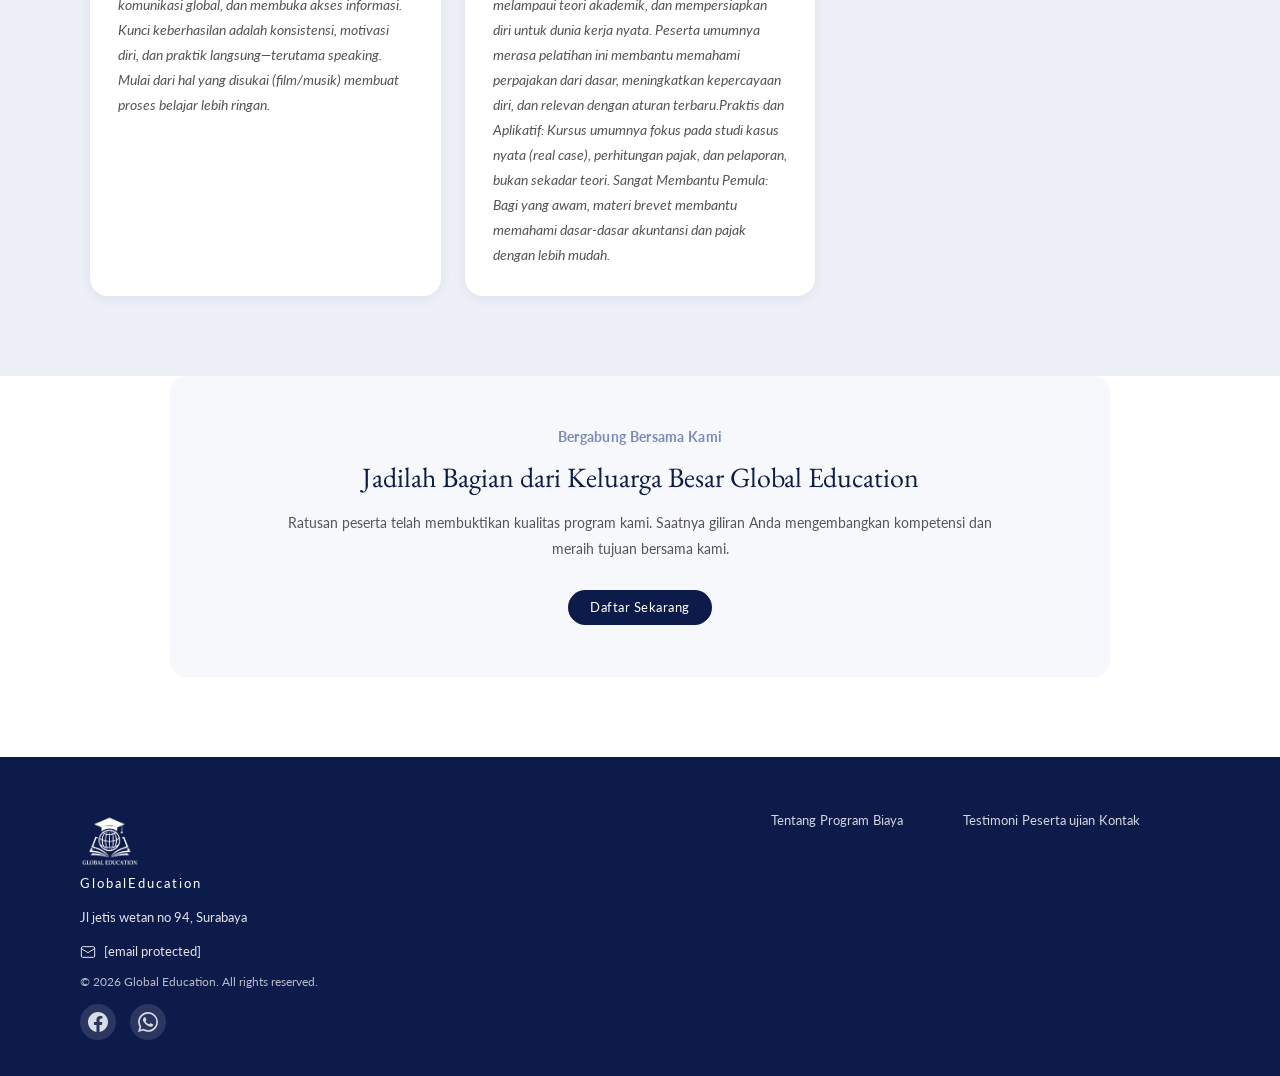
<file: testimoni.html>
<!DOCTYPE html>
<html lang="id">
<head>
  <meta charset="UTF-8" />
  <meta name="viewport" content="width=device-width, initial-scale=1.0"/>
  <title>Testimoni — Global Education</title>
  <link href="https://fonts.googleapis.com/css2?family=EB+Garamond:ital,wght@0,400;0,500;0,600;1,400&family=Lato:wght@300;400;700&display=swap" rel="stylesheet"/>
  <link rel="stylesheet" href="style.css"/>
  <style>
    .navbar-page .nav-logo-img {
      width: 60px !important;
      height: 60px !important;
    }
    .navbar-page .nav-logo span {
      font-size: 11px !important;
    }
    .navbar-page {
      padding: 10px 40px !important;
    }
  </style>
</head>
<body>
  <!-- ===== MOBILE NAV ===== -->
  <div id="mobileNav" style="display:none;position:fixed;top:0;left:0;width:100%;height:100%;background:#0d1b4b;z-index:999999;flex-direction:column;align-items:center;justify-content:center;gap:28px;">
    <button onclick="closeMobileNav()" style="position:absolute;top:20px;right:20px;background:none;border:none;color:white;font-size:36px;cursor:pointer;padding:10px;line-height:1;">&#x2715;</button>
    <a href="index.html"    onclick="closeMobileNav()" style="color:white;font-size:20px;font-family:Lato,sans-serif;text-decoration:none;letter-spacing:2px;padding:10px 30px;">BERANDA</a>
    <a href="about.html"    onclick="closeMobileNav()" style="color:white;font-size:20px;font-family:Lato,sans-serif;text-decoration:none;letter-spacing:2px;padding:10px 30px;">TENTANG</a>
    <a href="program.html"  onclick="closeMobileNav()" style="color:white;font-size:20px;font-family:Lato,sans-serif;text-decoration:none;letter-spacing:2px;padding:10px 30px;">PROGRAM</a>
    <a href="biaya.html"    onclick="closeMobileNav()" style="color:white;font-size:20px;font-family:Lato,sans-serif;text-decoration:none;letter-spacing:2px;padding:10px 30px;">BIAYA</a>
    <a href="testimoni.html" onclick="closeMobileNav()" style="color:white;font-size:20px;font-family:Lato,sans-serif;text-decoration:none;letter-spacing:2px;padding:10px 30px;">TESTIMONI</a>
    <a href="peserta.html"  onclick="closeMobileNav()" style="color:white;font-size:20px;font-family:Lato,sans-serif;text-decoration:none;letter-spacing:2px;padding:10px 30px;">PESERTA UJIAN</a>
    <a href="contact.html"  onclick="closeMobileNav()" style="color:white;font-size:20px;font-family:Lato,sans-serif;text-decoration:none;letter-spacing:2px;padding:10px 30px;">KONTAK</a>
  </div>
  <script>
    function openMobileNav()  { var n=document.getElementById('mobileNav'); n.style.display='flex'; document.body.style.overflow='hidden'; }
    function closeMobileNav() { var n=document.getElementById('mobileNav'); n.style.display='none'; document.body.style.overflow=''; }
  </script>
  <!-- ============== NAVBAR ============== -->
  <nav class="navbar-page">
      <div class="nav-left">
      <a href="index.html">BERANDA</a>
      <a href="about.html">TENTANG</a>
      <a href="program.html">PROGRAM</a>
      <a href="biaya.html">BIAYA</a>
      </div>

    <a href="index.html" class="nav-logo">
      <img src="Gemini_Generated_Image_jkyukjkyukjkyukj (1)-Photoroom.png" alt="Logo" class="nav-logo-img"/>
      <span>GlobalEducation</span>
    </a>

      <div class="nav-right">
        <a href="testimoni.html">TESTIMONI</a>
        <a href="peserta.html">PESERTA UJIAN</a>
        <a href="contact.html">KONTAK</a>
      </div>
      <button onclick="openMobileNav()" id="navHamburger" aria-label="Menu" style="display:none;flex-direction:column;justify-content:center;align-items:center;gap:5px;width:44px;height:44px;background:none;border:none;cursor:pointer;padding:0;position:relative;z-index:999998;">
        <span style="display:block;width:24px;height:2px;background:white;border-radius:2px;pointer-events:none;"></span>
        <span style="display:block;width:24px;height:2px;background:white;border-radius:2px;pointer-events:none;"></span>
        <span style="display:block;width:24px;height:2px;background:white;border-radius:2px;pointer-events:none;"></span>
      </button>
  </nav>

  <!-- ============== HERO TESTIMONI ============== -->
  <section class="testi-hero">
    <div class="testi-hero-left">
      <h1>Testimoni</h1>
      <p>Apa kata mereka yang telah bergabung<br>dan merasakan manfaat program kami.</p>
    </div>
    <div class="testi-hero-right">
      <span class="deco deco-circle-outline top-right-1">&#9675;</span>
      <span class="deco deco-plus top-right-2">+</span>
      <span class="deco deco-circle-fill top-right-3">&#9679;</span>
      <span class="deco deco-plus top-right-4">+</span>
      <div class="testi-illustration">
        <svg viewBox="0 0 300 210" xmlns="http://www.w3.org/2000/svg" width="300" height="210">
          <!-- Soft background blob -->
          <ellipse cx="150" cy="125" rx="130" ry="78" fill="#d8e4f7" opacity="0.5"/>
          <!-- Large quote bubble left -->
          <rect x="30" y="55" width="110" height="75" rx="12" fill="#ffffff" stroke="#c5cce8" stroke-width="1.5"/>
          <polygon points="55,130 45,148 75,130" fill="#ffffff" stroke="#c5cce8" stroke-width="1.5" stroke-linejoin="round"/>
          <polygon points="55,130 45,148 75,130" fill="#ffffff"/>
          <text x="85" y="88" text-anchor="middle" font-size="28" fill="#c5cce8" font-family="Georgia,serif">"</text>
          <rect x="44" y="98" width="82" height="4" rx="2" fill="#c5cce8"/>
          <rect x="50" y="106" width="70" height="4" rx="2" fill="#c5cce8"/>
          <rect x="44" y="114" width="60" height="4" rx="2" fill="#c5cce8"/>
          <!-- Small avatar below bubble left -->
          <circle cx="55" cy="162" r="14" fill="#d0d8f0" stroke="#a0b0d0" stroke-width="1.5"/>
          <circle cx="55" cy="156" r="6" fill="#a0b0d0"/>
          <path d="M43 172 Q55 165 67 172" fill="#a0b0d0"/>
          <!-- Star rating left -->
          <text x="74" y="159" font-size="10" fill="#f5c542">&#9733;&#9733;&#9733;&#9733;&#9733;</text>
          <!-- Large quote bubble right -->
          <rect x="162" y="30" width="110" height="80" rx="12" fill="#ffffff" stroke="#c5cce8" stroke-width="1.5"/>
          <polygon points="245,110 255,130 225,110" fill="#ffffff" stroke="#c5cce8" stroke-width="1.5" stroke-linejoin="round"/>
          <polygon points="245,110 255,130 225,110" fill="#ffffff"/>
          <text x="217" y="65" text-anchor="middle" font-size="28" fill="#c5cce8" font-family="Georgia,serif">"</text>
          <rect x="176" y="74" width="82" height="4" rx="2" fill="#c5cce8"/>
          <rect x="176" y="82" width="70" height="4" rx="2" fill="#c5cce8"/>
          <rect x="176" y="90" width="76" height="4" rx="2" fill="#c5cce8"/>
          <!-- Small avatar below bubble right -->
          <circle cx="248" cy="144" r="14" fill="#d0d8f0" stroke="#a0b0d0" stroke-width="1.5"/>
          <circle cx="248" cy="138" r="6" fill="#a0b0d0"/>
          <path d="M236 154 Q248 147 260 154" fill="#a0b0d0"/>
          <!-- Star rating right -->
          <text x="195" y="147" font-size="10" fill="#f5c542">&#9733;&#9733;&#9733;&#9733;&#9733;</text>
          <!-- Small deco dot -->
          <circle cx="150" cy="40" r="5" fill="#e07b5f" opacity="0.5"/>
          <circle cx="150" cy="185" r="4" fill="#7b89bf" opacity="0.4"/>
        </svg>
      </div>
    </div>
  </section>

  <!-- ============== INTRO ============== -->
  <section class="testi-intro">
    <div class="section-title-group">
      <span class="title-line"></span>
      <span class="title-label">Kata Mereka</span>
      <span class="title-line"></span>
    </div>
    <h2>Pengalaman Peserta Didik Kami</h2>
    <p>
      Setiap perjalanan belajar adalah cerita yang unik. Berikut adalah pengalaman nyata
      dari para peserta yang telah menyelesaikan program kursus di lembaga kami.
    </p>
  </section>

  <!-- ============== TESTIMONI CARDS ============== -->
  <section class="testi-cards-section">
    <div class="testi-grid">

      <!-- ===== CARD 1 ===== -->
      <div class="testi-card">
        <div class="testi-card-top">
          <!-- Foto Peserta -->
          <div class="testi-avatar-wrap">
            <img
              src="pradiva nur azizah.jpeg"
              alt="Foto Peserta 1"
              class="testi-avatar"
            />
          </div>
          <!-- Nama & Info -->
          <div class="testi-identity">
            <h3 class="testi-name">Pradiva Nur Azizah </h3>
            <p class="testi-program">
              <span class="testi-label">Program: </span>
              <span class="testi-value">Belajar MS Office </span>
            </p>
            <p class="testi-tujuan">
              <span class="testi-label">Tujuan:</span>
              <span class="testi-value">-</span>
            </p>
          </div>
        </div>
        <!-- Rating bintang -->
        <div class="testi-stars">
          <span>&#9733;</span><span>&#9733;</span><span>&#9733;</span><span>&#9733;</span><span>&#9733;</span>
        </div>
        <!-- Garis pemisah -->
        <hr class="testi-divider"/>
        <!-- Komentar -->
        <div class="testi-quote-icon">&#8220;</div>
        <p class="testi-comment">
          Belajar MS Office sangat penting untuk meningkatkan efisiensi, kerapian dokumen, dan produktivitas di dunia kerja digital. Komentar umum menunjukkan bahwa aplikasi ini mudah dipelajari, meski fiturnya kompleks, dengan metode terbaik menggunakan tutorial Pengajar kursus praktis.
        </p>
      </div>

      <!-- ===== CARD 2 ===== -->
      <div class="testi-card testi-card-featured">
        <div class="testi-card-top">
          <div class="testi-avatar-wrap">
            <img
              src="TIMOTHY.jpeg"
              alt="Foto Peserta 2"
              class="testi-avatar"
            />
          </div>
          <div class="testi-identity">
            <h3 class="testi-name">TIMOTHY MARSHALL YEZA</h3>
            <p class="testi-program">
              <span class="testi-label">Program:</span>
              <span class="testi-value">Peserta TOEFL</span>
            </p>
            <p class="testi-tujuan">
              <span class="testi-label">Tujuan:</span>
              <span class="testi-value">Melamar pekerjaan</span>
            </p>
          </div>
        </div>
        <div class="testi-stars">
          <span>&#9733;</span><span>&#9733;</span><span>&#9733;</span><span>&#9733;</span><span>&#9733;</span>
        </div>
        <hr class="testi-divider"/>
        <div class="testi-quote-icon">&#8220;</div>
        <p class="testi-comment">
          Belajar TOEFL memerlukan persiapan terstruktur, terutama latihan soal, peningkatan kosakata, dan pemahaman structure. Ujian ini menguji empat keahlian (listening, reading, writing, speaking) dan penting untuk studi/kerja. Peserta sering berfokus pada target skor, seperti 500 (ITP) yang butuh Belajar TOEFL memerlukan latihan intensif, terutama manajemen waktu. Peserta sering menilai persiapan melalui kursus atau tes simulasi (latihan) sangat krusial untuk membiasakan diri dengan format soal, terutama untuk mencapai target skor tinggi. Banyak peserta menganggap simulasi membantu mengurangi kepanikan saat ujian sesungguhnya.
        </p>
      </div>

      <!-- ===== CARD 3 ===== -->
      <div class="testi-card">
        <div class="testi-card-top">
          <div class="testi-avatar-wrap">
            <img
              src="NAJWA.jpeg"
              alt="Foto Peserta 3"
              class="testi-avatar"
            />
          </div>
          <div class="testi-identity">
            <h3 class="testi-name">NAJWA ARTANIA </h3>
            <p class="testi-program">
              <span class="testi-label">Program:</span>
              <span class="testi-value">Peserta TOEIC</span>
            </p>
            <p class="testi-tujuan">
              <span class="testi-label">Tujuan:</span>
              <span class="testi-value">Melamar pekerjaan</span>
            </p>
          </div>
        </div>
        <div class="testi-stars">
          <span>&#9733;</span><span>&#9733;</span><span>&#9733;</span><span>&#9733;</span><span>&#9733;</span>
        </div>
        <hr class="testi-divider"/>
        <div class="testi-quote-icon">&#8220;</div>
        <p class="testi-comment">
          Belajar TOEFL dan TOEIC berfokus pada tujuan berbeda: TOEFL (akademik) lebih kompleks dengan komponen speaking/writing, sedangkan TOEIC lebih fokus pada listening/reading dunia kerja. TOEIC ideal untuk karier (skor 
 sangat tinggi), sementara TOEFL untuk studi. Konsistensi latihan soal adalah kunci sukses. Pilih TOEFL jika tujuan Anda adalah studi (akademik) atau beasiswa. Pilih TOEIC untuk meningkatkan peluang kerja di perusahaan multinasional.
        </p>
      </div>

      <!-- ===== CARD 4 ===== -->
      <div class="testi-card">
        <div class="testi-card-top">
          <div class="testi-avatar-wrap">
            <img
              src="rudi.jpeg"
              alt="Foto Peserta 4"
              class="testi-avatar"
            />
          </div>
          <div class="testi-identity">
            <h3 class="testi-name">Rudi Handijatno</h3>
            <p class="testi-program">
              <span class="testi-label">Program:</span>
              <span class="testi-value">Peserta Bahasa Inggris</span>
            </p>
            <p class="testi-tujuan">
              <span class="testi-label">Tujuan:</span>
              <span class="testi-value">untuk perpanjangan AMEL </span>
            </p>
          </div>
        </div>
        <div class="testi-stars">
          <span>&#9733;</span><span>&#9733;</span><span>&#9733;</span><span>&#9733;</span><span>&#9733;</span>
        </div>
        <hr class="testi-divider"/>
        <div class="testi-quote-icon">&#8220;</div>
        <p class="testi-comment">
          Belajar bahasa Inggris adalah perjalanan penting yang meningkatkan peluang kerja, mempermudah komunikasi global, dan membuka akses informasi. Kunci keberhasilan adalah konsistensi, motivasi diri, dan praktik langsung—terutama speaking. Mulai dari hal yang disukai (film/musik) membuat proses belajar lebih ringan.
        </p>
      </div>

      <!-- ===== CARD 5 ===== -->
      <div class="testi-card">
        <div class="testi-card-top">
          <div class="testi-avatar-wrap">
            <img
              src="rtiza.jpeg"
              alt="Foto Peserta 5"
              class="testi-avatar"
            />
          </div>
          <div class="testi-identity">
            <h3 class="testi-name">Rizka Imanda</h3>
            <p class="testi-program">
              <span class="testi-label">Program:</span>
              <span class="testi-value">Peserta Akuntansi Brevet</span>
            </p>
            <p class="testi-tujuan">
              <span class="testi-label">Tujuan:</span>
              <span class="testi-value">Persyaratan pengajuan Skrips</span>
            </p>
          </div>
        </div>
        <div class="testi-stars">
          <span>&#9733;</span><span>&#9733;</span><span>&#9733;</span><span>&#9733;</span><span>&#9733;</span>
        </div>
        <hr class="testi-divider"/>
        <div class="testi-quote-icon">&#8220;</div>
        <p class="testi-comment">
          Belajar akuntansi brevet pajak (A&B) dinilai sangat krusial untuk meningkatkan keahlian praktis, melampaui teori akademik, dan mempersiapkan diri untuk dunia kerja nyata. Peserta umumnya merasa pelatihan ini membantu memahami perpajakan dari dasar, meningkatkan kepercayaan diri, dan relevan dengan aturan terbaru.Praktis dan Aplikatif: Kursus umumnya fokus pada studi kasus nyata (real case), perhitungan pajak, dan pelaporan, bukan sekadar teori.
Sangat Membantu Pemula: Bagi yang awam, materi brevet membantu memahami dasar-dasar akuntansi dan pajak dengan lebih mudah.
        </p>
      </div>

    </div>
  </section>

  <!-- ============== CTA BOTTOM ============== -->
  <section class="testi-cta-section">
    <div class="testi-cta-card">
      <div class="section-title-group">
        <span class="title-line"></span>
        <span class="title-label">Bergabung Bersama Kami</span>
        <span class="title-line"></span>
      </div>
      <h3>Jadilah Bagian dari Keluarga Besar Global Education</h3>
      <p>
        Ratusan peserta telah membuktikan kualitas program kami. Saatnya giliran Anda
        mengembangkan kompetensi dan meraih tujuan bersama kami.
      </p>
      <div class="testi-cta-buttons">
<a href="contact.html" class="btn-navy">Daftar Sekarang</a>
      </div>
    </div>
  </section>

   <!-- ============== FOOTER ============== -->
  <footer>
    <div class="footer-inner">

<!-- Brand -->
      <div class="footer-brand">
        <div class="footer-logo">
          <img src="Gemini_Generated_Image_jkyukjkyukjkyukj (1)-Photoroom.png" alt="Footer Logo" class="footer-logo-img"/>
          <span>GlobalEducation</span>
        </div>
        <div class="footer-address">
          Jl jetis wetan no 94, Surabaya
        </div>
        <div class="footer-email">
          <a href="/cdn-cgi/l/email-protection#83e6e7f6e0e2f7eaecede4efece1e2efb7b1c3e4eee2eaefade0ecee" class="footer-email-link">
            <svg width="16" height="16" viewBox="0 0 24 24" fill="none" xmlns="http://www.w3.org/2000/svg">
              <rect x="2" y="4" width="20" height="16" rx="2" stroke="white" stroke-width="1.5"/>
              <path d="M2 7L12 13L22 7" stroke="white" stroke-width="1.5" stroke-linecap="round" stroke-linejoin="round"/>
            </svg>
            <span><span class="__cf_email__" data-cfemail="244140514745504d4b4a43484b4645481016644349454d480a474b49">[email&#160;protected]</span></span>
          </a>
        </div>
        <div class="footer-copyright">
          &copy; 2026 Global Education. All rights reserved.
        </div>
        <div class="footer-socials">
          <a href="https://www.facebook.com/profile.php?id=100009102669054&rdid=kj2BRJtQKEd0vVl0&share_url=https%3A%2F%2Fwww.facebook.com%2Fshare%2F16SY9FTzUg%2F#" target="_blank" aria-label="Facebook">
            <svg width="20" height="20" viewBox="0 0 24 24" fill="currentColor"><path d="M24 12.073c0-6.627-5.373-12-12-12s-12 5.373-12 12c0 5.99 4.388 10.954 10.125 11.854v-8.385H7.078v-3.47h3.047V9.43c0-3.007 1.792-4.669 4.533-4.669 1.312 0 2.686.235 2.686.235v2.953H15.83c-1.491 0-1.956.925-1.956 1.874v2.25h3.328l-.532 3.47h-2.796v8.385C19.612 23.027 24 18.062 24 12.073z"/></svg>
          </a>
          <a href="https://wa.me/6281232943877" target="_blank" aria-label="WhatsApp">
            <svg width="20" height="20" viewBox="0 0 24 24" fill="currentColor"><path d="M17.472 14.382c-.297-.149-1.758-.867-2.03-.967-.273-.099-.471-.148-.67.15-.197.297-.767.966-.94 1.164-.173.199-.347.223-.644.075-.297-.15-1.255-.463-2.39-1.475-.883-.788-1.48-1.761-1.653-2.059-.173-.297-.018-.458.13-.606.134-.133.298-.347.446-.52.149-.174.198-.298.298-.497.099-.198.05-.371-.025-.52-.075-.149-.669-1.612-.916-2.207-.242-.579-.487-.5-.669-.51-.173-.008-.371-.01-.57-.01-.198 0-.52.074-.792.372-.272.297-1.04 1.016-1.04 2.479 0 1.462 1.065 2.875 1.213 3.074.149.198 2.096 3.2 5.077 4.487.709.306 1.262.489 1.694.625.712.227 1.36.195 1.871.118.571-.085 1.758-.719 2.006-1.413.248-.694.248-1.289.173-1.413-.074-.124-.272-.198-.57-.347m-5.421 7.403h-.004a9.87 9.87 0 01-5.031-1.378l-.361-.214-3.741.982.998-3.648-.235-.374a9.86 9.86 0 01-1.51-5.26c.001-5.45 4.436-9.884 9.888-9.884 2.64 0 5.122 1.03 6.988 2.898a9.825 9.825 0 012.893 6.994c-.003 5.45-4.437 9.884-9.885 9.884m8.413-18.297A11.815 11.815 0 0012.05 0C5.495 0 .16 5.335.157 11.892c0 2.096.547 4.142 1.588 5.945L.057 24l6.305-1.654a11.882 11.882 0 005.683 1.448h.005c6.554 0 11.89-5.335 11.893-11.893a11.821 11.821 0 00-3.48-8.413z"/></svg>
          </a>
        </div>
      </div>

      <!-- Spacer -->
      <div></div>

      <!-- Col 1 -->
      <div class="footer-col">
        <a href="about.html">Tentang</a>
        <a href="program.html">Program</a>
        <a href="biaya.html">Biaya</a>
      </div>

      <!-- Col 2 -->
      <div class="footer-col">
        <a href="testimoni.html">Testimoni</a>
        <a href="peserta.html">Peserta ujian</a>
        <a href="contact.html">Kontak</a>
      </div>
    </div>

    <div class="footer-bottom
</file>
<file: style.css>
/* ============================================================
   KENTWOOD ACADEMY — style.css
   ============================================================ */

/* ----- RESET & BASE ----- */
*, *::before, *::after {
  margin: 0;
  padding: 0;
  box-sizing: border-box;
}

:root {
  --navy: #0d1b4b;
  --navy-light: #1a2a6c;
  --white: #ffffff;
  --light-bg: #f0f2f8;
}

body {
  font-family: 'Lato', sans-serif;
  color: var(--navy);
  background: #ffffff;
  overflow-x: hidden;
}

/* ============================================================
   NAVBAR
   ============================================================ */
nav {
  position: absolute;
  top: 0;
  left: 0;
  right: 0;
  z-index: 100;
  display: flex;
  align-items: center;
  justify-content: space-between;
  padding: 18px 40px;
}

.nav-left,
.nav-right {
  display: flex;
  gap: 28px;
  align-items: center;
}

nav a {
  color: var(--white);
  text-decoration: none;
  font-size: 13.5px;
  font-family: 'Lato', sans-serif;
  font-weight: 400;
  letter-spacing: 0.3px;
  white-space: nowrap;
}

nav a:hover {
  text-decoration: underline;
}

.nav-logo {
  display: flex;
  flex-direction: column;
  align-items: center;
  text-decoration: none;
}

.nav-logo-img {
  width: 120px;
  height: 120px;
  object-fit: contain;
}

.nav-logo svg {
  width: 44px;
  height: 52px;
  filter: brightness(0) invert(1);
}

.nav-logo span {
  color: white;
  font-family: 'Lato', sans-serif;
  font-size: 13px;
  letter-spacing: 2px;
  margin-top: 4px;
}

.nav-arrow {
  font-size: 10px;
  margin-left: 2px;
  display: inline-block;
}

/* ============================================================
   HERO
   ============================================================ */
#hero {
  position: relative;
  width: 100%;
  height: 100vh;
  min-height: 600px;
  overflow: hidden;
  display: flex;
  align-items: center;
  justify-content: center;
}

.hero-bg {
  position: absolute;
  inset: 0;
  z-index: 0;
}

.hero-bg img {
  width: 100%;
  height: 100%;
  object-fit: cover;
  display: block;
}

.hero-overlay {
  position: absolute;
  inset: 0;
  background: rgba(30, 40, 70, 0.18);
  pointer-events: none;
}

.hero-content {
  position: relative;
  z-index: 2;
  text-align: center;
  color: white;
}

.hero-content h1 {
  font-family: 'EB Garamond', serif;
  font-size: clamp(44px, 6.5vw, 82px);
  font-weight: 400;
  line-height: 1.15;
  letter-spacing: 0.5px;
  text-shadow: 0 2px 12px rgba(0, 0, 0, 0.25);
}

.hero-scroll {
  position: absolute;
  bottom: 38px;
  left: 50%;
  transform: translateX(-50%);
  color: white;
  text-align: center;
  z-index: 2;
  cursor: pointer;
}

.hero-scroll span {
  display: block;
  font-size: 13px;
  letter-spacing: 1.5px;
  font-family: 'Lato', sans-serif;
  margin-bottom: 6px;
}

.hero-scroll .arrow-down {
  font-size: 20px;
  display: block;
  animation: bounce 1.8s infinite;
}

@keyframes bounce {
  0%, 100% { transform: translateY(0); }
  50%       { transform: translateY(7px); }
}

/* ============================================================
   SECTION 2
   ============================================================ */
#section2 {
  background: #ffffff;
  padding: 60px 80px;
}

.grid-section2 {
  display: grid;
  grid-template-columns: 1fr 1fr;
  grid-template-rows: auto auto;
  gap: 20px;
  max-width: 1200px;
  margin: 0 auto;
}

/* --- Card: Headteacher (spans 2 rows on the left) --- */
.card-headteacher {
  grid-column: 1 / 2;
  grid-row: 1 / 3;
  position: relative;
  border-radius: 14px;
  overflow: hidden;
  min-height: 480px;
}

.card-headteacher img {
  width: 100%;
  height: 100%;
  object-fit: cover;
  display: block;
}

.card-headteacher-overlay {
  position: absolute;
  bottom: 0;
  left: 0;
  right: 0;
  background: linear-gradient(
    to top,
    rgba(10, 20, 70, 0.92) 0%,
    rgba(10, 20, 70, 0.5) 60%,
    transparent 100%
  );
  padding: 36px 28px 28px;
  color: white;
}

.card-headteacher-overlay h2 {
  font-family: 'EB Garamond', serif;
  font-size: 26px;
  font-weight: 400;
  margin-bottom: 12px;
}

.card-headteacher-overlay p {
  font-size: 12.5px;
  line-height: 1.7;
  opacity: 0.9;
  margin-bottom: 18px;
}

/* --- Card: Arrange a Visit --- */
.card-visit {
  grid-column: 2 / 3;
  grid-row: 1 / 2;
  background: var(--navy);
  border-radius: 14px;
  padding: 36px 36px 30px;
  color: white;
  display: flex;
  flex-direction: column;
  justify-content: space-between;
}

.card-visit h2 {
  font-family: 'EB Garamond', serif;
  font-size: 26px;
  font-weight: 400;
  margin-bottom: 14px;
}

.card-visit p {
  font-size: 13px;
  line-height: 1.7;
  opacity: 0.88;
  flex: 1;
  margin-bottom: 22px;
}

/* --- Card: Admissions Row (Shield + Text) --- */
.card-admissions-row {
  grid-column: 2 / 3;
  grid-row: 2 / 3;
  display: grid;
  grid-template-columns: 1fr 1fr;
  gap: 20px;
}

.card-shield {
  background: var(--navy);
  border-radius: 14px;
  display: flex;
  align-items: center;
  justify-content: center;
  padding: 30px;
}

.shield-img {
  width: 100%;
  height: 100%;
  object-fit: contain;
}

.card-shield svg {
  width: 90px;
  height: 90px;
  filter: brightness(0) invert(1);
}

.card-admissions {
  background: var(--light-bg);
  border-radius: 14px;
  padding: 30px 26px;
  display: flex;
  flex-direction: column;
  justify-content: center;
}

.card-admissions h3 {
  font-family: 'EB Garamond', serif;
  font-size: 24px;
  font-weight: 400;
  color: var(--navy);
  margin-bottom: 10px;
}

.card-admissions p {
  font-size: 13px;
  line-height: 1.6;
  color: #333333;
  margin-bottom: 18px;
}

/* --- Bottom Row: Ethos + Students Photo --- */
.grid-section2-bottom {
  display: grid;
  grid-template-columns: 1.5fr 1fr;
  gap: 20px;
  max-width: 1200px;
  margin: 20px auto 0;
}

.card-ethos {
  background: var(--light-bg);
  border-radius: 14px;
  padding: 38px 40px;
}

.card-ethos h2 {
  font-family: 'EB Garamond', serif;
  font-size: 28px;
  font-weight: 400;
  color: var(--navy);
  margin-bottom: 14px;
}

.card-ethos p {
  font-size: 13.5px;
  line-height: 1.8;
  color: #333333;
  margin-bottom: 22px;
}

.card-students {
  border-radius: 14px;
  overflow: hidden;
  min-height: 250px;
}

.card-students img {
  width: 100%;
  height: 100%;
  object-fit: cover;
  display: block;
}

/* ============================================================
   SECTION 3
   ============================================================ */
#section3 {
  background: #ffffff;
}

/* --- Top: Image Left + Text Right --- */
.grid-section3-top {
  display: grid;
  grid-template-columns: 1fr 1fr;
  min-height: 400px;
}

.s3-img-left {
  overflow: hidden;
}

.s3-img-left img {
  width: 100%;
  height: 100%;
  object-fit: cover;
  display: block;
  filter: brightness(0.85) sepia(0.2);
}

.s3-text-right {
  background: var(--navy);
  color: white;
  padding: 60px 60px;
  display: flex;
  flex-direction: column;
  justify-content: center;
}

.s3-text-right h2 {
  font-family: 'EB Garamond', serif;
  font-size: 34px;
  font-weight: 400;
  margin-bottom: 18px;
}

.s3-text-right p {
  font-size: 13px;
  line-height: 1.8;
  opacity: 0.88;
  margin-bottom: 24px;
}

/* --- Bottom: Text Left + Image Right --- */
.grid-section3-bottom {
  display: grid;
  grid-template-columns: 1fr 1fr;
  min-height: 400px;
}

.s3-text-left {
  background: var(--navy);
  color: white;
  padding: 60px 60px;
  display: flex;
  flex-direction: column;
  justify-content: center;
}

.s3-text-left h2 {
  font-family: 'EB Garamond', serif;
  font-size: 30px;
  font-weight: 400;
  margin-bottom: 14px;
}

.s3-text-left p {
  font-size: 13px;
  line-height: 1.8;
  opacity: 0.88;
  margin-bottom: 22px;
}

.s3-img-right {
  overflow: hidden;
}

.s3-img-right img {
  width: 100%;
  height: 100%;
  object-fit: cover;
  display: block;
}

/* ============================================================
   FOOTER
   ============================================================ */
footer {
  background: var(--navy);
  color: white;
  padding: 52px 80px 36px;
}

.footer-inner {
  display: grid;
  grid-template-columns: auto 1fr auto auto auto;
  gap: 60px;
  align-items: start;
  max-width: 1200px;
  margin: 0 auto;
}

.footer-logo {
  display: flex;
  flex-direction: column;
  align-items: flex-start;
  margin-bottom: 16px;
}

.footer-logo-img {
  width: 60px;
  height: 60px;
  object-fit: contain;
  margin-bottom: 6px;
}

.footer-logo svg {
  width: 38px;
  height: 44px;
  filter: brightness(0) invert(1);
  margin-bottom: 6px;
}

.footer-logo span {
  font-size: 13px;
  letter-spacing: 2px;
  font-family: 'Lato', sans-serif;
}

.footer-address {
  font-size: 12.5px;
  line-height: 1.8;
  opacity: 0.88;
  margin-bottom: 14px;
}

.footer-email {
  margin-bottom: 12px;
}

.footer-email-link {
  display: inline-flex;
  align-items: center;
  gap: 8px;
  color: white;
  text-decoration: none;
  font-size: 12.5px;
  opacity: 0.88;
  transition: opacity 0.2s;
}

.footer-email-link:hover {
  opacity: 1;
}

.footer-email-link svg {
  flex-shrink: 0;
}

.footer-email-link span {
  white-space: nowrap;
}

.footer-copyright {
  font-size: 11.5px;
  opacity: 0.7;
  margin-bottom: 14px;
}

.footer-socials {
  display: flex;
  gap: 14px;
  margin-top: 16px;
  font-size: 15px;
  opacity: 0.85;
}

.footer-socials a {
  color: white;
  text-decoration: none;
  display: flex;
  align-items: center;
  justify-content: center;
  width: 36px;
  height: 36px;
  border-radius: 50%;
  background: rgba(255, 255, 255, 0.15);
  transition: background 0.2s, transform 0.2s;
}

.footer-socials a:hover {
  background: rgba(255, 255, 255, 0.3);
  transform: translateY(-2px);
  opacity: 1;
}

.footer-col a {
  display: block;
  color: white;
  text-decoration: none;
  font-size: 12.5px;
  opacity: 0.82;
  margin-bottom: 6px;
  transition: opacity 0.2s;
}

.footer-col a:hover {
  opacity: 1;
}

.footer-bottom {
  max-width: 1200px;
  margin: 28px auto 0;
  display: flex;
  justify-content: flex-end;
  font-size: 11.5px;
  opacity: 0.6;
}

.footer-bottom a {
  color: white;
}

/* ============================================================
   BUTTONS
   ============================================================ */
.btn-outline-white {
  display: inline-block;
  border: 1.5px solid white;
  color: white;
  padding: 10px 22px;
  border-radius: 30px;
  font-size: 12.5px;
  letter-spacing: 0.5px;
  cursor: pointer;
  text-decoration: none;
  transition: background 0.2s, color 0.2s;
}

.btn-outline-white:hover {
  background: white;
  color: var(--navy);
}

.btn-outline-white-sm {
  display: inline-block;
  border: 1.5px solid white;
  color: white;
  padding: 9px 20px;
  border-radius: 30px;
  font-size: 12px;
  letter-spacing: 0.5px;
  cursor: pointer;
  text-decoration: none;
  transition: background 0.2s, color 0.2s;
  align-self: flex-start;
}

.btn-outline-white-sm:hover {
  background: white;
  color: var(--navy);
}

.btn-navy {
  display: inline-block;
  background: var(--navy);
  color: white;
  padding: 10px 22px;
  border-radius: 30px;
  font-size: 12.5px;
  letter-spacing: 0.5px;
  cursor: pointer;
  text-decoration: none;
  transition: background 0.2s;
}

.btn-navy:hover {
  background: #1a2a6c;
}

.btn-get-directions {
  display: inline-block;
  border: 1.5px solid rgba(255, 255, 255, 0.7);
  color: white;
  padding: 9px 20px;
  border-radius: 30px;
  font-size: 12px;
  letter-spacing: 0.5px;
  cursor: pointer;
  text-decoration: none;
  margin-top: 4px;
  transition: background 0.2s, color 0.2s;
}

.btn-get-directions:hover {
  background: white;
  color: var(--navy);
}

/* ---- NAVBAR override for non-hero page (white bg) ---- */
.navbar-page {
  position: fixed;
  top: 0;
  left: 0;
  right: 0;
  z-index: 200;
  display: flex;
  align-items: center;
  justify-content: space-between;
  padding: 14px 40px;
  background: var(--navy);
  box-shadow: 0 2px 12px rgba(13, 27, 75, 0.15);
}

/* ============================================================
   HERO SECTION — Tentang KCMI
   ============================================================ */
.tentang-hero {
  margin-top: 70px; /* offset fixed navbar */
  background: #e8ecf8;
  display: flex;
  align-items: center;
  justify-content: space-between;
  padding: 60px 120px 0 160px;
  min-height: 280px;
  overflow: hidden;
  position: relative;
}

.tentang-hero-left {
  flex: 1;
}

.tentang-hero-left h1 {
  font-family: 'Lato', sans-serif;
  font-weight: 700;
  font-size: clamp(32px, 4vw, 52px);
  color: var(--navy);
  letter-spacing: -0.5px;
}

.tentang-hero-right {
  position: relative;
  flex: 0 0 340px;
  display: flex;
  align-items: flex-end;
  justify-content: center;
}

/* Decorative small symbols */
.deco {
  position: absolute;
  font-size: 16px;
  color: #a0b0d0;
  user-select: none;
}

.deco-circle-outline { top: 10px; right: 60px; font-size: 14px; color: #8090c0; }
.deco-plus.top-right-2 { top: 24px; right: 38px; font-size: 16px; color: #8090c0; }
.deco-circle-fill { top: 20px; right: 52px; font-size: 10px; color: #e07b5f; }
.deco-plus.top-right-4 { top: 8px; right: 20px; font-size: 14px; color: #8090c0; }

/* Illustration container */
.tentang-illustration {
  display: flex;
  align-items: flex-end;
  justify-content: center;
}

.tentang-illustration svg {
  display: block;
  max-width: 320px;
}

/* ============================================================
   SELAYANG PANDANG
   ============================================================ */
.tentang-selayang {
  padding: 80px 40px 60px;
  text-align: center;
  max-width: 780px;
  margin: 0 auto;
}

.tentang-selayang h2 {
  font-family: 'EB Garamond', serif;
  font-size: 32px;
  font-weight: 400;
  color: var(--navy);
  margin: 16px 0 20px;
}

.tentang-selayang p {
  font-size: 14px;
  line-height: 1.8;
  color: #444;
}

/* Title group: line — label — line */
.section-title-group {
  display: flex;
  align-items: center;
  justify-content: center;
  gap: 12px;
  margin-bottom: 12px;
}

.title-line {
  display: inline-block;
  width: 40px;
  height: 1.5px;
  background: #a0a8c8;
}

.title-label {
  font-size: 14px;
  font-weight: 700;
  color: #7b89bf;
  letter-spacing: 0.3px;
}

/* ============================================================
   LEGALITAS YAYASAN
   ============================================================ */
.tentang-legalitas {
  padding: 0 60px 80px;
  max-width: 1100px;
  margin: 0 auto;
}

.legalitas-card {
  background: #f7f8fc;
  border-radius: 16px;
  padding: 50px 120px;
  text-align: center;
}

.legalitas-card p {
  font-size: 13.5px;
  line-height: 1.9;
  color: #444;
  margin-top: 16px;
}

/* ============================================================
   VISI MISI TUJUAN
   ============================================================ */
.tentang-vmt {
  background: #eef0f8;
  padding: 70px 0 80px;
}

.vmt-block {
  max-width: 500px;
  margin: 0 auto 52px;
  text-align: center;
}

.vmt-block:last-child {
  margin-bottom: 0;
}

.vmt-title {
  font-size: 20px;
  font-weight: 700;
  color: var(--navy);
  font-family: 'EB Garamond', serif;
  letter-spacing: 0.2px;
}

/* Override title-line color inside vmt */
.vmt-block .title-line {
  background: #a0a8c8;
  width: 36px;
}

.vmt-block p {
  font-size: 13.5px;
  line-height: 1.85;
  color: #444;
  margin-top: 14px;
  text-align: left;
}

.vmt-block ol {
  margin-top: 14px;
  padding-left: 20px;
  text-align: left;
}

.vmt-block ol li {
  font-size: 13.5px;
  line-height: 1.85;
  color: #444;
  margin-bottom: 8px;
}

/* ============================================================
   KENTWOOD ACADEMY — program.css
   Styles khusus halaman Program
   ============================================================ */

/* ============================================================
   HERO PROGRAM
   ============================================================ */
.prog-hero {
  margin-top: 70px;
  background: #e8ecf8;
  display: flex;
  align-items: center;
  justify-content: space-between;
  padding: 60px 120px 0 160px;
  min-height: 280px;
  overflow: hidden;
  position: relative;
}

.prog-hero-left {
  flex: 1;
}

.prog-hero-left h1 {
  font-family: 'Lato', sans-serif;
  font-weight: 700;
  font-size: clamp(32px, 4vw, 52px);
  color: var(--navy);
  letter-spacing: -0.5px;
  margin-bottom: 14px;
}

.prog-hero-left p {
  font-size: 15px;
  color: #5a6a90;
  line-height: 1.7;
}

.prog-hero-right {
  position: relative;
  flex: 0 0 320px;
  display: flex;
  align-items: flex-end;
  justify-content: center;
}

.prog-illustration {
  display: flex;
  align-items: flex-end;
  justify-content: center;
}

.prog-illustration svg {
  display: block;
  max-width: 300px;
}

/* ============================================================
   INTRO SECTION
   ============================================================ */
.prog-intro {
  padding: 80px 40px 60px;
  text-align: center;
  max-width: 780px;
  margin: 0 auto;
}

.prog-intro h2 {
  font-family: 'EB Garamond', serif;
  font-size: 32px;
  font-weight: 400;
  color: var(--navy);
  margin: 16px 0 20px;
}

.prog-intro p {
  font-size: 14px;
  line-height: 1.85;
  color: #444;
}

/* ============================================================
   DAFTAR SERTIFIKAT — GRID CARDS
   ============================================================ */
.prog-sertifikat {
  background: #eef0f8;
  padding: 60px 80px 80px;
}

.prog-sertifikat > .section-title-group {
  margin-bottom: 40px;
}

.sertifikat-grid {
  display: grid;
  grid-template-columns: repeat(3, 1fr);
  gap: 24px;
  max-width: 1100px;
  margin: 0 auto;
}

/* Individual Certificate Card */
.sert-card {
  background: #ffffff;
  border-radius: 16px;
  padding: 32px 28px;
  display: flex;
  flex-direction: column;
  gap: 10px;
  box-shadow: 0 2px 12px rgba(13, 27, 75, 0.06);
  transition: transform 0.2s, box-shadow 0.2s;
  position: relative;
}

.sert-card:hover {
  transform: translateY(-4px);
  box-shadow: 0 8px 28px rgba(13, 27, 75, 0.12);
}

/* Featured card (navy border accent) */
.sert-featured {
  border-top: 3px solid var(--navy);
}

.sert-icon {
  margin-bottom: 4px;
}

.sert-badge {
  display: inline-block;
  background: var(--navy);
  color: white;
  font-size: 10px;
  font-weight: 700;
  letter-spacing: 0.8px;
  padding: 3px 10px;
  border-radius: 20px;
  width: fit-content;
  margin-bottom: 2px;
}

.sert-card h3 {
  font-family: 'EB Garamond', serif;
  font-size: 20px;
  font-weight: 500;
  color: var(--navy);
  line-height: 1.3;
}

.sert-sub {
  font-size: 12px !important;
  color: #7b89bf !important;
  font-style: italic;
  margin-top: -4px !important;
  margin-bottom: 0 !important;
}

.sert-card p {
  font-size: 13px;
  line-height: 1.75;
  color: #555;
  margin: 0;
}

/* ============================================================
   CEFR SECTION
   ============================================================ */
.prog-cefr {
  padding: 0 80px 80px;
  max-width: 1100px;
  margin: 0 auto;
}

.cefr-card {
  background: #f7f8fc;
  border-radius: 16px;
  padding: 50px 100px;
  text-align: center;
}

.cefr-card h3 {
  font-family: 'EB Garamond', serif;
  font-size: 24px;
  font-weight: 400;
  color: var(--navy);
  margin: 14px 0 16px;
}

.cefr-card p {
  font-size: 13.5px;
  line-height: 1.9;
  color: #444;
  margin-bottom: 28px;
}

/* CEFR Level Badges */
.cefr-levels {
  display: flex;
  justify-content: center;
  gap: 10px;
  flex-wrap: wrap;
}

.cefr-badge {
  display: inline-block;
  padding: 8px 22px;
  border-radius: 30px;
  font-size: 13px;
  font-weight: 700;
  letter-spacing: 1px;
  background: #e8ecf8;
  color: #5a6a90;
  border: 1.5px solid #c5cce8;
}

.cefr-mid {
  background: #d0d8f0;
  color: var(--navy);
  border-color: #a0b0d0;
}

.cefr-high {
  background: var(--navy);
  color: white;
  border-color: var(--navy);
}

/* ============================================================
   KENTWOOD ACADEMY — biaya.css
   Styles khusus halaman Biaya Kursus
   ============================================================ */

/* ============================================================
   HERO BIAYA
   ============================================================ */
.biaya-hero {
  margin-top: 70px;
  background: #e8ecf8;
  display: flex;
  align-items: center;
  justify-content: space-between;
  padding: 60px 120px 0 160px;
  min-height: 280px;
  overflow: hidden;
  position: relative;
}

.biaya-hero-left {
  flex: 1;
}

.biaya-hero-left h1 {
  font-family: 'Lato', sans-serif;
  font-weight: 700;
  font-size: clamp(32px, 4vw, 52px);
  color: var(--navy);
  letter-spacing: -0.5px;
  margin-bottom: 14px;
}

.biaya-hero-left p {
  font-size: 15px;
  color: #5a6a90;
  line-height: 1.7;
}

.biaya-hero-right {
  position: relative;
  flex: 0 0 320px;
  display: flex;
  align-items: flex-end;
  justify-content: center;
}

.biaya-illustration {
  display: flex;
  align-items: flex-end;
  justify-content: center;
}

.biaya-illustration svg {
  display: block;
  max-width: 300px;
}

/* ============================================================
   SECTION WRAPPER
   ============================================================ */
.biaya-section {
  background: #ffffff;
  padding: 72px 80px 60px;
}

.biaya-section-alt {
  background: #eef0f8;
}

.biaya-section-header {
  text-align: center;
  max-width: 700px;
  margin: 0 auto 48px;
}

.biaya-section-header h2 {
  font-family: 'EB Garamond', serif;
  font-size: 32px;
  font-weight: 400;
  color: var(--navy);
  margin: 14px 0 14px;
}

.biaya-section-header p {
  font-size: 14px;
  line-height: 1.8;
  color: #555;
}

/* ============================================================
   CARD GRID
   ============================================================ */
.biaya-grid {
  display: grid;
  grid-template-columns: repeat(3, 1fr);
  gap: 22px;
  max-width: 1100px;
  margin: 0 auto;
}

/* ---- Individual Card ---- */
.biaya-card {
  background: #ffffff;
  border-radius: 16px;
  padding: 30px 26px 28px;
  display: flex;
  flex-direction: column;
  gap: 8px;
  box-shadow: 0 2px 12px rgba(13, 27, 75, 0.06);
  transition: transform 0.22s ease, box-shadow 0.22s ease;
  position: relative;
}

.biaya-section-alt .biaya-card {
  background: #ffffff;
}

.biaya-card:hover {
  transform: translateY(-5px);
  box-shadow: 0 10px 32px rgba(13, 27, 75, 0.13);
}

/* Featured card — navy top border */
.biaya-card-featured {
  border-top: 3px solid var(--navy);
}

/* Card icon */
.biaya-card-icon {
  margin-bottom: 6px;
}

/* Badge */
.biaya-badge {
  display: inline-block;
  background: var(--navy);
  color: #ffffff;
  font-size: 10px;
  font-weight: 700;
  letter-spacing: 0.8px;
  padding: 3px 11px;
  border-radius: 20px;
  width: fit-content;
  margin-bottom: 2px;
}

/* Small label above card title */
.biaya-card-label {
  font-size: 11px;
  font-weight: 700;
  letter-spacing: 0.6px;
  color: #7b89bf;
  text-transform: uppercase;
}

/* Card heading */
.biaya-card h3 {
  font-family: 'EB Garamond', serif;
  font-size: 20px;
  font-weight: 500;
  color: var(--navy);
  line-height: 1.3;
}

/* Main price */
.biaya-price {
  font-size: 18px;
  font-weight: 700;
  color: var(--navy);
  font-family: 'Lato', sans-serif;
  line-height: 1.2;
}

/* Period / label below price */
.biaya-period {
  font-size: 12px;
  color: #7b89bf;
  letter-spacing: 0.2px;
  margin-top: -4px;
}

/* Price range table (for cards with multiple prices) */
.biaya-price-range {
  display: flex;
  flex-direction: column;
  gap: 6px;
  margin: 4px 0;
}

.price-row {
  display: flex;
  align-items: center;
  justify-content: space-between;
  gap: 8px;
}

.price-tag {
  font-size: 11px;
  font-weight: 700;
  color: #7b89bf;
  background: #eef0f8;
  padding: 2px 9px;
  border-radius: 20px;
  white-space: nowrap;
}

.price-val {
  font-size: 13px;
  font-weight: 700;
  color: var(--navy);
  text-align: right;
}

/* Description text */
.biaya-card p {
  font-size: 13px;
  line-height: 1.75;
  color: #555;
  margin: 0;
}

/* ============================================================
   CATATAN / NOTE SECTION
   ============================================================ */
.biaya-note-section {
  background: #ffffff;
  padding: 0 80px 80px;
  max-width: 1100px;
  margin: 0 auto;
}

.biaya-note-card {
  background: #f7f8fc;
  border-radius: 16px;
  padding: 50px 100px;
  text-align: center;
}

.biaya-note-card h3 {
  font-family: 'EB Garamond', serif;
  font-size: 26px;
  font-weight: 400;
  color: var(--navy);
  margin: 14px 0 16px;
}

.biaya-note-card p {
  font-size: 13.5px;
  line-height: 1.9;
  color: #444;
  margin-bottom: 28px;
}

.biaya-note-card strong {
  color: var(--navy);
}

.biaya-cta {
  margin-top: 4px;
}

/* ============================================================
   KENTWOOD ACADEMY — testimoni.css
   Styles khusus halaman Testimoni
   ============================================================ */

/* ============================================================
   HERO TESTIMONI
   ============================================================ */
.testi-hero {
  margin-top: 70px;
  background: #e8ecf8;
  display: flex;
  align-items: center;
  justify-content: space-between;
  padding: 60px 120px 0 160px;
  min-height: 280px;
  overflow: hidden;
  position: relative;
}

.testi-hero-left {
  flex: 1;
}

.testi-hero-left h1 {
  font-family: 'Lato', sans-serif;
  font-weight: 700;
  font-size: clamp(32px, 4vw, 52px);
  color: var(--navy);
  letter-spacing: -0.5px;
  margin-bottom: 14px;
}

.testi-hero-left p {
  font-size: 15px;
  color: #5a6a90;
  line-height: 1.7;
}

.testi-hero-right {
  position: relative;
  flex: 0 0 320px;
  display: flex;
  align-items: flex-end;
  justify-content: center;
}

.testi-illustration {
  display: flex;
  align-items: flex-end;
  justify-content: center;
}

.testi-illustration svg {
  display: block;
  max-width: 300px;
}

/* ============================================================
   INTRO
   ============================================================ */
.testi-intro {
  padding: 80px 40px 60px;
  text-align: center;
  max-width: 700px;
  margin: 0 auto;
}

.testi-intro h2 {
  font-family: 'EB Garamond', serif;
  font-size: 32px;
  font-weight: 400;
  color: var(--navy);
  margin: 14px 0 18px;
}

.testi-intro p {
  font-size: 14px;
  line-height: 1.85;
  color: #555;
}

/* ============================================================
   CARDS SECTION
   ============================================================ */
.testi-cards-section {
  background: #eef0f8;
  padding: 20px 80px 80px;
}

.testi-grid {
  display: grid;
  grid-template-columns: repeat(3, 1fr);
  gap: 24px;
  max-width: 1100px;
  margin: 0 auto;
}

/* The 4th and 5th cards are centered in a second row */
.testi-grid .testi-card:nth-child(4) {
  grid-column: 1 / 2;
  margin-left: auto;
  margin-right: 0;
  width: 100%;
}

.testi-grid .testi-card:nth-child(5) {
  grid-column: 2 / 3;
  margin-left: 0;
  margin-right: auto;
  width: 100%;
}

/* ---- Individual Card ---- */
.testi-card {
  background: #ffffff;
  border-radius: 18px;
  padding: 30px 28px 28px;
  display: flex;
  flex-direction: column;
  gap: 0;
  box-shadow: 0 2px 14px rgba(13, 27, 75, 0.07);
  transition: transform 0.22s ease, box-shadow 0.22s ease;
  position: relative;
}

.testi-card:hover {
  transform: translateY(-5px);
  box-shadow: 0 12px 36px rgba(13, 27, 75, 0.13);
}

/* Featured card (navy top accent) */
.testi-card-featured {
  border-top: 3px solid var(--navy);
}

/* ---- Card Top: Avatar + Identity ---- */
.testi-card-top {
  display: flex;
  align-items: center;
  gap: 16px;
  margin-bottom: 14px;
}

/* Avatar wrapper with ring - Large Box Style */
.testi-avatar-wrap {
  flex-shrink: 0;
  width: 120px;
  height: 120px;
  border-radius: 12px;
  border: 4px solid #c5cce8;
  padding: 4px;
  background: #ffffff;
  overflow: hidden;
  box-shadow: 0 4px 12px rgba(13, 27, 75, 0.1);
}

.testi-avatar {
  width: 100%;
  height: 100%;
  border-radius: 8px;
  object-fit: cover;
  display: block;
}

/* Identity text block */
.testi-identity {
  flex: 1;
  min-width: 0;
}

.testi-name {
  font-family: 'Lato', sans-serif;
  font-size: 15px;
  font-weight: 700;
  color: var(--navy);
  margin: 0 0 5px;
  line-height: 1.2;
}

.testi-program,
.testi-tujuan {
  font-size: 12px;
  color: #555;
  line-height: 1.55;
  margin: 0;
  display: flex;
  flex-wrap: wrap;
  gap: 4px;
}

.testi-label {
  font-weight: 700;
  color: #7b89bf;
  white-space: nowrap;
}

.testi-value {
  color: #444;
}

/* ---- Stars ---- */
.testi-stars {
  display: flex;
  gap: 3px;
  margin-bottom: 12px;
}

.testi-stars span {
  color: #f5c542;
  font-size: 16px;
  line-height: 1;
}

/* ---- Divider ---- */
.testi-divider {
  border: none;
  border-top: 1.5px solid #eef0f8;
  margin: 0 0 14px;
}

/* ---- Quote icon ---- */
.testi-quote-icon {
  font-family: 'EB Garamond', serif;
  font-size: 42px;
  line-height: 1;
  color: #c5cce8;
  margin-bottom: 4px;
  height: 32px;
}

/* ---- Comment text ---- */
.testi-comment {
  font-size: 13.5px;
  line-height: 1.85;
  color: #555;
  font-style: italic;
  margin: 0;
}

/* ============================================================
   CTA BOTTOM SECTION
   ============================================================ */
.testi-cta-section {
  background: #ffffff;
  padding: 0 80px 80px;
  max-width: 1100px;
  margin: 0 auto;
}

.testi-cta-card {
  background: #f7f8fc;
  border-radius: 16px;
  padding: 52px 100px;
  text-align: center;
}

.testi-cta-card h3 {
  font-family: 'EB Garamond', serif;
  font-size: 28px;
  font-weight: 400;
  color: var(--navy);
  margin: 14px 0 16px;
}

.testi-cta-card p {
  font-size: 13.5px;
  line-height: 1.9;
  color: #555;
  margin-bottom: 28px;
}

.testi-cta-buttons {
  display: flex;
  justify-content: center;
  gap: 14px;
  flex-wrap: wrap;
}

/* ============================================================
   KENTWOOD ACADEMY — kontak.css
   Styles khusus halaman Kontak
   ============================================================ */

/* ============================================================
   HERO KONTAK
   ============================================================ */
.kontak-hero {
  margin-top: 70px;
  background: #e8ecf8;
  display: flex;
  align-items: center;
  justify-content: space-between;
  padding: 60px 120px 0 160px;
  min-height: 280px;
  overflow: hidden;
  position: relative;
}

.kontak-hero-left {
  flex: 1;
}

.kontak-hero-left h1 {
  font-family: 'Lato', sans-serif;
  font-weight: 700;
  font-size: clamp(32px, 4vw, 52px);
  color: var(--navy);
  letter-spacing: -0.5px;
  margin-bottom: 14px;
}

.kontak-hero-left p {
  font-size: 15px;
  color: #5a6a90;
  line-height: 1.7;
}

.kontak-hero-right {
  position: relative;
  flex: 0 0 320px;
  display: flex;
  align-items: flex-end;
  justify-content: center;
}

.kontak-illustration {
  display: flex;
  align-items: flex-end;
  justify-content: center;
}

.kontak-illustration svg {
  display: block;
  max-width: 300px;
}

/* ============================================================
   INTRO
   ============================================================ */
.kontak-intro {
  padding: 80px 40px 60px;
  text-align: center;
  max-width: 700px;
  margin: 0 auto;
}

.kontak-intro h2 {
  font-family: 'EB Garamond', serif;
  font-size: 32px;
  font-weight: 400;
  color: var(--navy);
  margin: 14px 0 18px;
}

.kontak-intro p {
  font-size: 14px;
  line-height: 1.85;
  color: #555;
}

/* ============================================================
   CONTACT CARDS SECTION
   ============================================================ */
.kontak-cards-section {
  background: #eef0f8;
  padding: 20px 80px 80px;
}

.kontak-grid {
  display: grid;
  grid-template-columns: repeat(3, 1fr);
  gap: 24px;
  max-width: 1100px;
  margin: 0 auto;
}

/* ---- Individual Card ---- */
.kontak-card {
  background: #ffffff;
  border-radius: 18px;
  padding: 36px 30px 30px;
  display: flex;
  flex-direction: column;
  gap: 12px;
  box-shadow: 0 2px 14px rgba(13, 27, 75, 0.07);
  transition: transform 0.22s ease, box-shadow 0.22s ease;
  position: relative;
}

.kontak-card:hover {
  transform: translateY(-6px);
  box-shadow: 0 14px 40px rgba(13, 27, 75, 0.13);
}

/* Featured card — navy top border */
.kontak-card-featured {
  border-top: 3px solid var(--navy);
}

/* ---- Icon Circle ---- */
.kontak-icon-wrap {
  width: 62px;
  height: 62px;
  border-radius: 50%;
  display: flex;
  align-items: center;
  justify-content: center;
  margin-bottom: 4px;
  flex-shrink: 0;
}

.kontak-icon-email { background: var(--navy); }
.kontak-icon-wa    { background: #25D366; }
.kontak-icon-fb    { background: #1877F2; }

/* ---- Badge ---- */
.kontak-badge {
  display: inline-block;
  background: var(--navy);
  color: white;
  font-size: 10px;
  font-weight: 700;
  letter-spacing: 0.8px;
  padding: 3px 11px;
  border-radius: 20px;
  width: fit-content;
  margin-top: -4px;
}

/* ---- Card Title ---- */
.kontak-card-title {
  font-family: 'EB Garamond', serif;
  font-size: 26px;
  font-weight: 500;
  color: var(--navy);
  line-height: 1.2;
  margin: 0;
}

/* ---- Description ---- */
.kontak-card-desc {
  font-size: 13.5px;
  line-height: 1.8;
  color: #555;
  margin: 0;
  flex: 1;
}

/* ---- Contact Link Row ---- */
.kontak-link {
  display: flex;
  align-items: center;
  gap: 10px;
  background: #f7f8fc;
  border-radius: 10px;
  padding: 12px 16px;
  text-decoration: none;
  border: 1.5px solid #e8ecf8;
  transition: border-color 0.2s, background 0.2s;
  margin-top: auto;
}

.kontak-link:hover {
  background: #eef0f8;
  border-color: #c5cce8;
}

.kontak-link-label {
  font-size: 10px;
  font-weight: 700;
  letter-spacing: 0.5px;
  color: #7b89bf;
  text-transform: uppercase;
  display: block;
  line-height: 1.2;
}

.kontak-link-value {
  font-size: 13px;
  font-weight: 700;
  color: var(--navy);
  display: block;
  line-height: 1.3;
  white-space: nowrap;
  overflow: hidden;
  text-overflow: ellipsis;
}

.kontak-link-label,
.kontak-link-value {
  flex: 1;
}

/* Stack label and value vertically */
.kontak-link {
  flex-direction: column;
  align-items: flex-start;
}

.kontak-link-arrow {
  position: absolute;
  right: 46px;
  font-size: 16px;
  color: #a0b0d0;
  align-self: flex-end;
}

/* Override arrow position inside flex column */
.kontak-link {
  position: relative;
}

/* ---- Action Button ---- */
.btn-kontak {
  display: block;
  text-align: center;
  padding: 12px 24px;
  border-radius: 30px;
  font-size: 13px;
  font-weight: 700;
  letter-spacing: 0.4px;
  text-decoration: none;
  transition: opacity 0.2s, transform 0.15s;
  margin-top: 4px;
}

.btn-kontak:hover {
  opacity: 0.88;
  transform: translateY(-1px);
}

.btn-kontak-email {
  background: var(--navy);
  color: #ffffff;
}

.btn-kontak-wa {
  background: #25D366;
  color: #ffffff;
}

.btn-kontak-fb {
  background: #1877F2;
  color: #ffffff;
}

/* ============================================================
   JAM OPERASIONAL
   ============================================================ */
.kontak-jam-section {
  background: #ffffff;
  padding: 0 80px 80px;
  max-width: 1100px;
  margin: 0 auto;
}

.kontak-jam-card {
  background: #f7f8fc;
  border-radius: 16px;
  padding: 52px 120px;
  text-align: center;
}

.kontak-jam-card h3 {
  font-family: 'EB Garamond', serif;
  font-size: 26px;
  font-weight: 400;
  color: var(--navy);
  margin: 14px 0 28px;
}

/* Schedule rows */
.jam-grid {
  display: flex;
  flex-direction: column;
  gap: 14px;
  max-width: 440px;
  margin: 0 auto 24px;
}

.jam-row {
  display: flex;
  align-items: center;
  gap: 14px;
  padding: 14px 20px;
  background: #ffffff;
  border-radius: 10px;
  border: 1.5px solid #e8ecf8;
}

.jam-row-off {
  opacity: 0.6;
}

.jam-hari {
  font-size: 13.5px;
  font-weight: 700;
  color: var(--navy);
  flex: 1;
  text-align: left;
}

.jam-dot {
  width: 6px;
  height: 6px;
  border-radius: 50%;
  background: #a0b0d0;
  flex-shrink: 0;
}

.jam-waktu {
  font-size: 13.5px;
  color: #555;
  text-align: right;
  font-weight: 400;
}

.jam-note {
  font-size: 12.5px;
  line-height: 1.8;
  color: #777;
  max-width: 500px;
  margin: 0 auto;
}

/* ============================================================
   KENTWOOD ACADEMY — peserta.css
   Styles khusus halaman Peserta Ujian
   ============================================================ */

/* ============================================================
   HERO PESERTA
   ============================================================ */
.peserta-hero {
  margin-top: 70px;
  background: #e8ecf8;
  display: flex;
  align-items: center;
  justify-content: space-between;
  padding: 60px 120px 0 160px;
  min-height: 280px;
  overflow: hidden;
  position: relative;
}

.peserta-hero-left {
  flex: 1;
}

.peserta-hero-left h1 {
  font-family: 'Lato', sans-serif;
  font-weight: 700;
  font-size: clamp(32px, 4vw, 52px);
  color: var(--navy);
  letter-spacing: -0.5px;
  margin-bottom: 14px;
}

.peserta-hero-left p {
  font-size: 15px;
  color: #5a6a90;
  line-height: 1.7;
}

.peserta-hero-right {
  position: relative;
  flex: 0 0 320px;
  display: flex;
  align-items: flex-end;
  justify-content: center;
}

.peserta-illustration {
  display: flex;
  align-items: flex-end;
  justify-content: center;
}

.peserta-illustration svg {
  display: block;
  max-width: 300px;
}

/* ============================================================
   INTRO
   ============================================================ */
.peserta-intro {
  padding: 80px 40px 50px;
  text-align: center;
  max-width: 700px;
  margin: 0 auto;
}

.peserta-intro h2 {
  font-family: 'EB Garamond', serif;
  font-size: 32px;
  font-weight: 400;
  color: var(--navy);
  margin: 14px 0 18px;
}

.peserta-intro p {
  font-size: 14px;
  line-height: 1.85;
  color: #555;
}

/* ============================================================
   TABLE SECTION
   ============================================================ */
.peserta-table-section {
  background: #eef0f8;
  padding: 20px 80px 60px;
}

/* ---- Toolbar ---- */
.peserta-toolbar {
  display: flex;
  align-items: center;
  justify-content: space-between;
  max-width: 1100px;
  margin: 0 auto 20px;
  gap: 16px;
  flex-wrap: wrap;
}

.peserta-toolbar-left {
  display: flex;
  align-items: center;
  gap: 12px;
}

.peserta-periode-badge {
  display: inline-block;
  background: var(--navy);
  color: #ffffff;
  font-size: 12px;
  font-weight: 700;
  letter-spacing: 0.6px;
  padding: 6px 18px;
  border-radius: 20px;
}

.peserta-toolbar-right {
  display: flex;
  align-items: center;
  gap: 10px;
}

/* ---- Search ---- */
.peserta-search-wrap {
  position: relative;
  display: flex;
  align-items: center;
}

.search-icon {
  position: absolute;
  left: 12px;
  top: 50%;
  transform: translateY(-50%);
  pointer-events: none;
}

.peserta-search {
  padding: 10px 16px 10px 36px;
  border: 1.5px solid #c5cce8;
  border-radius: 30px;
  font-size: 13px;
  font-family: 'Lato', sans-serif;
  color: var(--navy);
  background: #ffffff;
  outline: none;
  width: 240px;
  transition: border-color 0.2s, box-shadow 0.2s;
}

.peserta-search:focus {
  border-color: #7b89bf;
  box-shadow: 0 0 0 3px rgba(123, 137, 191, 0.12);
}

.peserta-search::placeholder {
  color: #a0b0d0;
}

/* ---- Table Wrapper ---- */
.peserta-table-wrap {
  max-width: 1100px;
  margin: 0 auto;
  background: #ffffff;
  border-radius: 16px;
  overflow: hidden;
  box-shadow: 0 2px 16px rgba(13, 27, 75, 0.08);
}

/* ---- Table ---- */
.peserta-table {
  width: 100%;
  border-collapse: collapse;
  font-family: 'Lato', sans-serif;
}

/* Head */
.peserta-table thead tr {
  background: var(--navy);
}

.peserta-table thead th {
  color: #ffffff;
  font-size: 12.5px;
  font-weight: 700;
  letter-spacing: 0.6px;
  text-transform: uppercase;
  padding: 16px 20px;
  text-align: left;
  white-space: nowrap;
}

.peserta-table thead th.col-no {
  width: 60px;
  text-align: center;
}

.peserta-table thead th.col-nama  { width: 28%; }
.peserta-table thead th.col-alamat { width: 38%; }
.peserta-table thead th.col-ket   { width: 22%; }

/* Body rows */
.peserta-table tbody tr {
  border-bottom: 1px solid #eef0f8;
  transition: background 0.15s;
}

.peserta-table tbody tr:last-child {
  border-bottom: none;
}

.peserta-table tbody tr:nth-child(even) {
  background: #f7f8fc;
}

.peserta-table tbody tr:nth-child(odd) {
  background: #ffffff;
}

.peserta-table tbody tr:hover {
  background: #e8ecf8;
}

/* Body cells */
.peserta-table tbody td {
  padding: 14px 20px;
  font-size: 13.5px;
  color: #333;
  vertical-align: middle;
  line-height: 1.5;
}

.peserta-table tbody td.col-no {
  text-align: center;
  font-weight: 700;
  color: #7b89bf;
  font-size: 13px;
}

.peserta-table tbody td.col-nama {
  font-weight: 600;
  color: var(--navy);
}

.peserta-table tbody td.col-alamat {
  color: #555;
}

/* Keterangan badge */
.ket-badge {
  display: inline-block;
  background: #eef0f8;
  color: var(--navy);
  font-size: 11.5px;
  font-weight: 700;
  padding: 4px 13px;
  border-radius: 20px;
  border: 1.5px solid #c5cce8;
  white-space: nowrap;
}

/* ---- Empty State ---- */
.peserta-empty {
  padding: 60px 20px;
  text-align: center;
  display: flex;
  flex-direction: column;
  align-items: center;
  gap: 14px;
}

.peserta-empty p {
  font-size: 14px;
  color: #a0b0d0;
}

/* ---- Count text ---- */
.peserta-count {
  max-width: 1100px;
  margin: 14px auto 0;
  font-size: 12.5px;
  color: #7b89bf;
  text-align: right;
}

.peserta-count strong {
  color: var(--navy);
}

/* ============================================================
   INFO CARD
   ============================================================ */
.peserta-info-section {
  background: #ffffff;
  padding: 0 80px 80px;
  max-width: 1100px;
  margin: 0 auto;
}

.peserta-info-card {
  background: #f7f8fc;
  border-radius: 16px;
  padding: 50px 120px;
  text-align: center;
}

.peserta-info-card h3 {
  font-family: 'EB Garamond', serif;
  font-size: 26px;
  font-weight: 400;
  color: var(--navy);
  margin: 14px 0 16px;
}

.peserta-info-card p {
  font-size: 13.5px;
  line-height: 1.9;
  color: #555;
}

.peserta-info-card a {
  color: var(--navy);
  font-weight: 700;
  text-decoration: underline;
}

.peserta-info-card a:hover {
  color: #1a2a6c;
}

  /* ============================================================
   ANIMATIONS - Simple & Fast
   ============================================================ */

  /* Animation Base Classes - Visible by default */
  .animate-on-scroll {
    transition: opacity 0.4s ease-out, transform 0.4s ease-out;
  }

  /* Animation Types - Visible by default, no hiding */
  .animate-fade-in {
    transition: opacity 0.4s ease-out;
  }

  .animate-fade-in-up {
    transition: opacity 0.4s ease-out, transform 0.4s ease-out;
  }

  .animate-fade-in-down {
    transition: opacity 0.4s ease-out, transform 0.4s ease-out;
  }

  .animate-fade-in-left {
    transition: opacity 0.4s ease-out, transform 0.4s ease-out;
  }

  .animate-fade-in-right {
    transition: opacity 0.4s ease-out, transform 0.4s ease-out;
  }

  .animate-zoom-in {
    transition: opacity 0.4s ease-out, transform 0.4s ease-out;
  }

  /* Grid Item Initial States - Visible by default */
  .grid-section2 > div,
  .grid-section2-bottom > div,
  .grid-section3-top > div,
  .grid-section3-bottom > div,
  .sertifikat-grid > div,
  .biaya-grid > div,
  .testi-grid > div,
  .kontak-grid > div {
    transition: opacity 0.3s ease-out, transform 0.3s ease-out;
  }

  /* VMT Block - Visible by default */
  .vmt-block {
    transition: opacity 0.3s ease-out, transform 0.3s ease-out;
  }

  /* Footer - Visible by default */
  footer {
    animation: fadeInUp 0.5s ease-out;
  }

  /* CTA Section - Visible by default */
  .testi-cta-card,
  .biaya-note-card,
  .peserta-info-card,
  .kontak-jam-card {
    transition: opacity 0.4s ease-out, transform 0.4s ease-out;
  }

  /* Intro Section - Visible by default */
  .testi-intro,
  .prog-intro,
  .kontak-intro,
  .peserta-intro,
  .tentang-selayang {
    animation: fadeInUp 0.4s ease-out forwards;
  }

  /* CEFR Card - Visible by default */
  .cefr-card {
    transition: opacity 0.4s ease-out, transform 0.4s ease-out;
  }

  /* Legalitas Card - Visible by default */
  .legalitas-card {
    transition: opacity 0.4s ease-out, transform 0.4s ease-out;
  }

  /* Jam Row - Visible by default */
  .jam-row {
    transition: opacity 0.25s ease-out, transform 0.25s ease-out;
  }

  /* Table - Visible by default */
  .peserta-table-wrap {
    transition: opacity 0.3s ease-out, transform 0.3s ease-out;
  }

/* ============================================================
   GLOBAL EDUCATION — animate.css
   Animasi modern & aesthetic untuk halaman index
   SAFE: semua konten visible by default, animasi hanya enhancement
   ============================================================ */

/* ============================================================
   1. HERO — CINEMATIC ENTRANCE
   ============================================================ */

/* Hero background: slow Ken Burns zoom */
.hero-bg img {
  animation: kenBurns 20s ease-out forwards;
  transform-origin: center center;
  will-change: transform;
}

@keyframes kenBurns {
  0%   { transform: scale(1.08) translateY(0px); }
  100% { transform: scale(1.0)  translateY(0px); }
}

/* Hero overlay: fade in */
.hero-overlay {
  animation: overlayFadeIn 1.4s ease-out forwards;
}

@keyframes overlayFadeIn {
  0%   { opacity: 0; }
  100% { opacity: 1; }
}

/* Hero scroll indicator: fade up into view */
.hero-scroll {
  animation: fadeInUp 0.9s ease-out 1.2s both;
}

/* ============================================================
   2. NAVBAR — ELEGANT ENTRANCE
   ============================================================ */

/* Logo scale in with bounce */
.nav-logo {
  animation: logoScaleIn 0.7s cubic-bezier(0.34, 1.56, 0.64, 1) 0.1s both;
}

@keyframes logoScaleIn {
  from { opacity: 0; transform: scale(0.7); }
  to   { opacity: 1; transform: scale(1); }
}

/* Nav links stagger in from top */
nav .nav-left a,
nav .nav-right a {
  animation: navLinkIn 0.45s ease-out both;
}
nav .nav-left  a:nth-child(1) { animation-delay: 0.15s; }
nav .nav-left  a:nth-child(2) { animation-delay: 0.22s; }
nav .nav-left  a:nth-child(3) { animation-delay: 0.29s; }
nav .nav-left  a:nth-child(4) { animation-delay: 0.36s; }
nav .nav-right a:nth-child(1) { animation-delay: 0.15s; }
nav .nav-right a:nth-child(2) { animation-delay: 0.22s; }
nav .nav-right a:nth-child(3) { animation-delay: 0.29s; }

@keyframes navLinkIn {
  from { opacity: 0; transform: translateY(-8px); }
  to   { opacity: 1; transform: translateY(0); }
}

/* Navbar underline hover (slide from left) */
nav a {
  position: relative;
}
nav a::after {
  content: '';
  position: absolute;
  left: 0;
  bottom: -2px;
  width: 0;
  height: 1.5px;
  background: rgba(255, 255, 255, 0.85);
  transition: width 0.28s ease;
}
nav a:hover { text-decoration: none; }
nav a:hover::after { width: 100%; }

/* ============================================================
   3. HERO SCROLL INDICATOR — ENHANCED BOUNCE + PULSE RING
   ============================================================ */

.hero-scroll .arrow-down {
  animation: bounceFancy 2.2s ease-in-out infinite;
}

@keyframes bounceFancy {
  0%, 100% { transform: translateY(0);    opacity: 1;   }
  50%       { transform: translateY(10px); opacity: 0.55; }
}

/* Pulsing ring behind scroll button */
.hero-scroll::before {
  content: '';
  position: absolute;
  top: 50%;
  left: 50%;
  width: 56px;
  height: 56px;
  border-radius: 50%;
  border: 1.5px solid rgba(255, 255, 255, 0.28);
  transform: translate(-50%, -50%) scale(0.5);
  animation: pulseRing 2.8s ease-out 1.8s infinite;
  pointer-events: none;
}

@keyframes pulseRing {
  0%   { transform: translate(-50%, -50%) scale(0.5); opacity: 0.7; }
  100% { transform: translate(-50%, -50%) scale(2.5); opacity: 0;   }
}

/* ============================================================
   4. SECTION 2 — SCROLL-TRIGGERED CARD ENTRANCES
   Cards start hidden via .anim-hidden, revealed on scroll
   ============================================================ */

/* Base hidden state — applied only by JS */
.anim-hidden {
  opacity: 0;
  transform: translateY(32px);
  transition: opacity 0.72s cubic-bezier(0.22, 1, 0.36, 1),
              transform 0.72s cubic-bezier(0.22, 1, 0.36, 1);
}

/* Revealed state */
.anim-hidden.is-visible {
  opacity: 1;
  transform: translateY(0);
}

/* Stagger delays for cards in section 2 */
.anim-delay-1 { transition-delay: 0.05s; }
.anim-delay-2 { transition-delay: 0.18s; }
.anim-delay-3 { transition-delay: 0.30s; }
.anim-delay-4 { transition-delay: 0.10s; }
.anim-delay-5 { transition-delay: 0.22s; }

/* Slide from left */
.anim-from-left {
  opacity: 0;
  transform: translateX(-44px);
  transition: opacity 0.82s cubic-bezier(0.22, 1, 0.36, 1),
              transform 0.82s cubic-bezier(0.22, 1, 0.36, 1);
}
.anim-from-left.is-visible {
  opacity: 1;
  transform: translateX(0);
}

/* Slide from right */
.anim-from-right {
  opacity: 0;
  transform: translateX(44px);
  transition: opacity 0.82s cubic-bezier(0.22, 1, 0.36, 1) 0.12s,
              transform 0.82s cubic-bezier(0.22, 1, 0.36, 1) 0.12s;
}
.anim-from-right.is-visible {
  opacity: 1;
  transform: translateX(0);
}

/* ============================================================
   5. CARD HOVER EFFECTS
   ============================================================ */

/* Lift + shadow on hover */
.card-headteacher,
.card-visit,
.card-admissions,
.card-ethos {
  transition: box-shadow 0.32s ease, transform 0.32s ease;
}

.card-headteacher:hover { box-shadow: 0 22px 50px rgba(13,27,75,0.20); transform: translateY(-4px); }
.card-visit:hover       { box-shadow: 0 22px 50px rgba(13,27,75,0.28); transform: translateY(-4px); }
.card-admissions:hover  { box-shadow: 0 14px 36px rgba(13,27,75,0.13); transform: translateY(-3px); }
.card-ethos:hover       { box-shadow: 0 14px 36px rgba(13,27,75,0.11); transform: translateY(-3px); }

/* Image zoom on hover */
.card-headteacher img {
  transition: transform 0.85s cubic-bezier(0.22, 1, 0.36, 1);
}
.card-headteacher:hover img { transform: scale(1.05); }

.card-students img {
  transition: transform 0.85s cubic-bezier(0.22, 1, 0.36, 1);
}
.card-students:hover img { transform: scale(1.05); }

/* Section 3 image hover zoom */
.s3-img-left img,
.s3-img-right img {
  transition: transform 0.85s cubic-bezier(0.22, 1, 0.36, 1);
}
.s3-img-left:hover img  { transform: scale(1.04); }
.s3-img-right:hover img { transform: scale(1.04); }

/* ============================================================
   6. BUTTON INTERACTIONS
   ============================================================ */

.btn-outline-white,
.btn-outline-white-sm,
.btn-navy,
.btn-get-directions {
  transition: background 0.25s ease, color 0.25s ease,
              transform 0.22s ease, box-shadow 0.25s ease;
}

.btn-outline-white:hover,
.btn-outline-white-sm:hover {
  transform: translateY(-2px);
  box-shadow: 0 6px 18px rgba(255,255,255,0.18);
}

.btn-navy:hover {
  transform: translateY(-2px);
  box-shadow: 0 6px 18px rgba(13,27,75,0.28);
}

/* ============================================================
   7. FOOTER — SLIDE UP ON ENTER
   ============================================================ */

.footer-col a {
  display: inline-block;
  transition: transform 0.2s ease, opacity 0.2s ease;
}
.footer-col a:hover {
  transform: translateX(5px);
  opacity: 1;
}

/* ============================================================
   8. PARALLAX — applied by JS on scroll
   hero-bg img transform set via JS, no CSS override needed
   ============================================================ */

/* ============================================================
   9. SHARED KEYFRAMES
   ============================================================ */

@keyframes fadeInUp {
  from { opacity: 0; transform: translateY(22px); }
  to   { opacity: 1; transform: translateY(0); }
}

@keyframes fadeIn {
  from { opacity: 0; }
  to   { opacity: 1; }
  to   { opacity: 1; }
}

/* ============================================================
   RESPONSIVE — MOBILE & TABLET
   ============================================================ */

/* ---- Hamburger Button (hidden on desktop) ---- */
.nav-hamburger {
  display: none;
  flex-direction: column;
  justify-content: center;
  align-items: center;
  width: 44px;
  height: 44px;
  background: none;
  border: none;
  cursor: pointer;
  gap: 5px;
  z-index: 99998;          /* just below overlay */
  position: relative;
  padding: 0;
  -webkit-tap-highlight-color: transparent;
  touch-action: manipulation;  /* fix iOS tap delay */
}
.nav-hamburger span {
  display: block;
  width: 24px;
  height: 2px;
  background: white;
  border-radius: 2px;
  transition: all 0.3s ease;
  pointer-events: none;       /* spans don't block clicks */
}
.nav-hamburger.open span:nth-child(1) { transform: translateY(7px) rotate(45deg); }
.nav-hamburger.open span:nth-child(2) { opacity: 0; }
.nav-hamburger.open span:nth-child(3) { transform: translateY(-7px) rotate(-45deg); }

/* Mobile Nav Overlay */
.nav-mobile-overlay {
  display: none;
  position: fixed;
  top: 0; left: 0; right: 0; bottom: 0;
  width: 100%;
  height: 100%;
  background: var(--navy);
  z-index: 99999;           /* highest possible — above everything */
  flex-direction: column;
  align-items: center;
  justify-content: center;
  gap: 32px;
  overflow: visible;        /* never clip */
  -webkit-overflow-scrolling: auto;
}
.nav-mobile-overlay.open {
  display: flex !important; /* force show */
}
.nav-mobile-overlay a {
  color: white;
  font-size: 20px;
  font-family: 'Lato', sans-serif;
  font-weight: 400;
  letter-spacing: 1.5px;
  text-decoration: none;
  padding: 8px 24px;
  border-radius: 6px;
  transition: background 0.2s;
  -webkit-tap-highlight-color: transparent;
}
.nav-mobile-overlay a:hover,
.nav-mobile-overlay a:active { background: rgba(255,255,255,0.1); }
.nav-mobile-close {
  position: absolute;
  top: 22px; right: 22px;
  background: none;
  border: none;
  color: white;
  font-size: 34px;
  cursor: pointer;
  line-height: 1;
  padding: 8px;
  -webkit-tap-highlight-color: transparent;
  touch-action: manipulation;
}

/* ============================================================
   TABLET  (≤ 1024px)
   ============================================================ */
@media (max-width: 1024px) {
  /* Navbar */
  nav { padding: 14px 24px; }
  .nav-left, .nav-right { gap: 16px; }
  nav a { font-size: 12px; }
  .nav-logo-img { width: 80px; height: 80px; }

  /* Section 2 */
  #section2 { padding: 40px 32px; }
  .grid-section2 { grid-template-columns: 1fr 1fr; gap: 14px; }
  .card-headteacher { min-height: 360px; }

  /* Section 3 */
  .s3-text-right, .s3-text-left { padding: 40px 36px; }
  .s3-text-right h2, .s3-text-left h2 { font-size: 26px; }

  /* Footer */
  footer { padding: 44px 40px 28px; }
  .footer-inner { gap: 32px; }

  /* Inner pages */
  .tentang-hero, .prog-hero, .biaya-hero,
  .testi-hero, .peserta-hero, .kontak-hero {
    padding: 50px 60px 0 80px;
  }

  /* Program grid */
  .sertifikat-grid { grid-template-columns: repeat(2, 1fr); }
  .prog-sertifikat { padding: 50px 40px 60px; }

  /* Biaya grid */
  .biaya-grid { grid-template-columns: repeat(2, 1fr); }
  .biaya-section { padding: 60px 40px 50px; }

  /* Testi grid */
  .testi-grid { grid-template-columns: repeat(2, 1fr); }
  .testi-cards-section { padding: 20px 40px 60px; }
  .testi-grid .testi-card:nth-child(4),
  .testi-grid .testi-card:nth-child(5) {
    grid-column: auto;
    margin: 0;
  }

  /* Kontak grid */
  .kontak-grid { grid-template-columns: repeat(2, 1fr); }
  .kontak-cards-section { padding: 20px 40px 60px; }

  /* Peserta table */
  .peserta-table-section { padding: 20px 40px 50px; }
  .peserta-info-section { padding: 0 40px 60px; }

  .legalitas-card, .cefr-card, .biaya-note-card,
  .kontak-jam-card, .peserta-info-card { padding: 44px 60px; }
}

/* ============================================================
   MOBILE  (≤ 768px)
   ============================================================ */
@media (max-width: 768px) {

  /* ---------- NAVBAR ---------- */
  nav {
    padding: 12px 18px;
    position: fixed;
    background: rgba(13, 27, 75, 0.97) !important;
    backdrop-filter: blur(10px);
    -webkit-backdrop-filter: blur(10px);
    box-shadow: 0 2px 12px rgba(0,0,0,0.2);
  }
  .nav-left, .nav-right { display: none; }
  .nav-logo-img { width: 50px; height: 50px; }
  .nav-logo span { font-size: 10px; letter-spacing: 1px; }
  .nav-hamburger { display: flex; }

  /* ---------- HERO ---------- */
  #hero { min-height: 100svh; }
  .hero-scroll { bottom: 24px; }

  /* ---------- SECTION 2 ---------- */
  #section2 { padding: 28px 16px; }

  .grid-section2 {
    grid-template-columns: 1fr;
    grid-template-rows: auto;
    gap: 14px;
  }
  .card-headteacher {
    grid-column: 1 / 2;
    grid-row: auto;
    min-height: 300px;
  }
  .card-visit {
    grid-column: 1 / 2;
    grid-row: auto;
    padding: 26px 22px 22px;
  }
  .card-admissions-row {
    grid-column: 1 / 2;
    grid-row: auto;
    grid-template-columns: 1fr;
    gap: 14px;
  }
  .card-map { height: 220px; min-height: 220px; }

  .grid-section2-bottom {
    grid-template-columns: 1fr;
    gap: 14px;
    margin-top: 14px;
  }
  .card-ethos { padding: 24px 20px; }
  .card-students { min-height: 220px; }

  /* ---------- SECTION 3 ---------- */
  .grid-section3-top,
  .grid-section3-bottom {
    grid-template-columns: 1fr;
    min-height: auto;
  }
  .s3-img-left, .s3-img-right { height: 220px; min-height: 220px; }
  .s3-img-left img, .s3-img-right img { height: 220px; object-fit: cover; }
  .s3-text-right, .s3-text-left { padding: 32px 22px; }
  .s3-text-right h2, .s3-text-left h2 { font-size: 22px; }

  /* On mobile: text first, then image (better UX) */
  .grid-section3-bottom .s3-text-left { order: 1; }
  .grid-section3-bottom .s3-img-right { order: 2; }

  /* ---------- FOOTER ---------- */
  footer { padding: 36px 20px 24px; }
  .footer-inner {
    grid-template-columns: 1fr 1fr;
    gap: 28px;
  }
  .footer-brand { grid-column: 1 / 3; }
  .footer-email-link span { white-space: normal; word-break: break-all; }
  .footer-bottom { justify-content: center; }

  /* ---------- NAVBAR-PAGE (inner pages) ---------- */
  .navbar-page { padding: 10px 18px !important; }
  .navbar-page .nav-left,
  .navbar-page .nav-right { display: none; }
  .navbar-page .nav-logo-img { width: 44px !important; height: 44px !important; }
  .navbar-page .nav-logo span { font-size: 9px !important; }
  .navbar-page .nav-hamburger { display: flex; }

  /* ---------- PAGE HEROES ---------- */
  .tentang-hero, .prog-hero, .biaya-hero,
  .testi-hero, .peserta-hero, .kontak-hero {
    flex-direction: column;
    padding: 28px 20px 0;
    min-height: auto;
    align-items: flex-start;
  }
  .tentang-hero-right, .prog-hero-right, .biaya-hero-right,
  .testi-hero-right, .peserta-hero-right, .kontak-hero-right {
    flex: 0 0 auto;
    width: 100%;
    justify-content: center;
    margin-top: 16px;
  }
  .tentang-illustration svg, .prog-illustration svg,
  .biaya-illustration svg, .testi-illustration svg,
  .peserta-illustration svg, .kontak-illustration svg {
    max-width: 220px;
    width: 100%;
  }
  .tentang-hero-left h1, .prog-hero-left h1, .biaya-hero-left h1,
  .testi-hero-left h1, .peserta-hero-left h1, .kontak-hero-left h1 {
    font-size: clamp(26px, 7vw, 40px);
  }

  /* Kontak hero special */
  .kontak-hero { flex-direction: column; }
  .kontak-hero-left { width: 100%; }
  .kontak-hero-right { width: 100%; display: flex; justify-content: center; }

  /* ---------- ABOUT PAGE ---------- */
  .tentang-selayang { padding: 48px 20px 36px; }
  .tentang-vmt { padding: 48px 20px 52px; }
  .vmt-block { max-width: 100%; margin-bottom: 36px; }
  .tentang-legalitas { padding: 0 20px 48px; }
  .legalitas-card { padding: 32px 22px; }

  /* ---------- PROGRAM PAGE ---------- */
  .prog-intro { padding: 48px 20px 36px; }
  .prog-sertifikat { padding: 36px 16px 48px; }
  .sertifikat-grid {
    grid-template-columns: 1fr;
    gap: 16px;
  }
  .prog-cefr { padding: 0 16px 48px; }
  .cefr-card { padding: 28px 20px; }

  /* ---------- BIAYA PAGE ---------- */
  .biaya-section { padding: 44px 16px 36px; }
  .biaya-grid {
    grid-template-columns: 1fr;
    gap: 14px;
  }
  .biaya-note-section { padding: 0 16px 48px; }
  .biaya-note-card { padding: 28px 20px; }

  /* ---------- TESTIMONI PAGE ---------- */
  .testi-intro { padding: 48px 20px 36px; }
  .testi-cards-section { padding: 16px 16px 48px; }
  .testi-grid {
    grid-template-columns: 1fr;
    gap: 16px;
  }
  .testi-grid .testi-card:nth-child(4),
  .testi-grid .testi-card:nth-child(5) {
    grid-column: 1;
    margin: 0;
    width: 100%;
  }

  /* ---------- KONTAK PAGE ---------- */
  .kontak-intro { padding: 48px 20px 32px; }
  .kontak-cards-section { padding: 16px 16px 48px; }
  .kontak-grid {
    grid-template-columns: 1fr;
    gap: 16px;
  }
  .kontak-jam-section { padding: 0 16px 48px; }
  .kontak-jam-card { padding: 28px 20px; }
  .jam-grid { max-width: 100%; }

  /* ---------- PESERTA PAGE ---------- */
  .peserta-intro { padding: 48px 20px 32px; }
  .peserta-table-section { padding: 16px 16px 48px; }
  .peserta-toolbar { flex-direction: column; align-items: stretch; gap: 10px; }
  .peserta-toolbar-right { width: 100%; }
  .peserta-search-wrap { width: 100%; }
  .peserta-search { width: 100%; }
  .peserta-table-wrap { overflow-x: auto; -webkit-overflow-scrolling: touch; }
  .peserta-table { min-width: 480px; }
  .peserta-info-section { padding: 0 16px 48px; }
  .peserta-info-card { padding: 28px 20px; }
  .peserta-count { text-align: center; }
}

/* ============================================================
   SMALL MOBILE  (≤ 480px)
   ============================================================ */
@media (max-width: 480px) {
  nav { padding: 10px 14px; }
  .nav-logo-img { width: 42px; height: 42px; }

  #section2 { padding: 20px 12px; }
  .card-headteacher { min-height: 260px; }
  .card-headteacher-overlay h2 { font-size: 20px; }
  .card-headteacher-overlay p { font-size: 11.5px; }
  .card-visit h2 { font-size: 20px; }
  .card-ethos h2 { font-size: 22px; }

  .s3-text-right h2, .s3-text-left h2 { font-size: 19px; }
  .s3-text-right, .s3-text-left { padding: 26px 16px; }

  footer { padding: 28px 14px 20px; }
  .footer-inner { gap: 20px; }

  .tentang-hero-left h1, .prog-hero-left h1,
  .biaya-hero-left h1, .testi-hero-left h1,
  .peserta-hero-left h1, .kontak-hero-left h1 {
    font-size: clamp(22px, 8vw, 34px);
  }

  .sertifikat-grid, .biaya-grid, .testi-grid, .kontak-grid {
    grid-template-columns: 1fr;
  }
  .sert-card, .biaya-card, .testi-card, .kontak-card {
    padding: 22px 18px;
  }
  .jam-row { padding: 10px 14px; }
  .jam-hari, .jam-waktu { font-size: 12.5px; }
}

/* card-map base style */
.card-map {
  border-radius: 14px;
  overflow: hidden;
  min-height: 200px;
  grid-column: 1 / -1;
}

/* ============================================================
   GLOBAL EDUCATION — MODERN ANIMATION SYSTEM v2
   Philosophy: Purposeful, smooth, respectful of motion preferences
   Technique: CSS custom properties + IntersectionObserver via JS
   ============================================================ */

/* ---- Disable all animations for users who prefer reduced motion ---- */
@media (prefers-reduced-motion: reduce) {
  *, *::before, *::after {
    animation-duration: 0.01ms !important;
    animation-iteration-count: 1 !important;
    transition-duration: 0.01ms !important;
  }
}

/* ============================================================
   A. PAGE LOAD — HERO CINEMATIC SEQUENCE (index.html)
   ============================================================ */

/* 1. Background Ken Burns: slow scale + subtle drift */
.hero-bg img {
  animation: kenBurnsV2 22s cubic-bezier(0.25, 0.46, 0.45, 0.94) forwards;
  transform-origin: 55% 50%;
  will-change: transform;
}
@keyframes kenBurnsV2 {
  0%   { transform: scale(1.12) translate(0px, 0px); }
  100% { transform: scale(1.0)  translate(-8px, -4px); }
}

/* 2. Overlay: split gradient reveal */
.hero-overlay {
  animation: overlayReveal 1.8s cubic-bezier(0.16, 1, 0.3, 1) forwards;
  background: linear-gradient(
    160deg,
    rgba(13, 27, 75, 0.55) 0%,
    rgba(13, 27, 75, 0.15) 50%,
    rgba(13, 27, 75, 0.45) 100%
  );
}
@keyframes overlayReveal {
  0%   { opacity: 0; backdrop-filter: blur(0px); }
  100% { opacity: 1; backdrop-filter: blur(1px); }
}

/* 3. Hero scroll indicator: elegant fade-up */
.hero-scroll {
  animation: heroScrollIn 0.8s cubic-bezier(0.16, 1, 0.3, 1) 1.4s both;
}
@keyframes heroScrollIn {
  from { opacity: 0; transform: translateX(-50%) translateY(18px); }
  to   { opacity: 1; transform: translateX(-50%) translateY(0); }
}

/* 4. Arrow bounce: soft float */
.hero-scroll .arrow-down {
  display: inline-block;
  animation: floatArrow 2.4s ease-in-out infinite;
}
@keyframes floatArrow {
  0%, 100% { transform: translateY(0);    opacity: 1;   }
  50%       { transform: translateY(9px);  opacity: 0.5; }
}

/* 5. Pulse ring around scroll indicator */
.hero-scroll::before {
  content: '';
  position: absolute;
  top: 50%; left: 50%;
  width: 52px; height: 52px;
  border-radius: 50%;
  border: 1.5px solid rgba(255,255,255,0.3);
  transform: translate(-50%, -50%) scale(0.6);
  animation: pulseExpand 3s ease-out 2s infinite;
  pointer-events: none;
}
@keyframes pulseExpand {
  0%   { transform: translate(-50%,-50%) scale(0.6); opacity: 0.8; }
  100% { transform: translate(-50%,-50%) scale(2.8); opacity: 0;   }
}

/* ============================================================
   B. NAVBAR ANIMATIONS
   ============================================================ */

/* Logo: elegant scale-in */
.nav-logo {
  animation: logoIn 0.65s cubic-bezier(0.34, 1.56, 0.64, 1) 0.05s both;
}
@keyframes logoIn {
  from { opacity: 0; transform: scale(0.72) translateY(-6px); }
  to   { opacity: 1; transform: scale(1)    translateY(0); }
}

/* Nav links: stagger slide-down */
nav .nav-left a,
nav .nav-right a {
  animation: navIn 0.5s cubic-bezier(0.16, 1, 0.3, 1) both;
}
nav .nav-left a:nth-child(1)  { animation-delay: 0.10s; }
nav .nav-left a:nth-child(2)  { animation-delay: 0.17s; }
nav .nav-left a:nth-child(3)  { animation-delay: 0.24s; }
nav .nav-left a:nth-child(4)  { animation-delay: 0.31s; }
nav .nav-right a:nth-child(1) { animation-delay: 0.10s; }
nav .nav-right a:nth-child(2) { animation-delay: 0.17s; }
nav .nav-right a:nth-child(3) { animation-delay: 0.24s; }
@keyframes navIn {
  from { opacity: 0; transform: translateY(-10px); }
  to   { opacity: 1; transform: translateY(0); }
}

/* Nav link underline slide effect */
nav a { position: relative; }
nav a::after {
  content: '';
  position: absolute;
  left: 50%; bottom: -3px;
  width: 0; height: 1.5px;
  background: rgba(255,255,255,0.9);
  transform: translateX(-50%);
  transition: width 0.3s cubic-bezier(0.16, 1, 0.3, 1);
}
nav a:hover { text-decoration: none; }
nav a:hover::after { width: 100%; }

/* Navbar-page links (inner pages — dark bg, same underline) */
.navbar-page a::after { background: rgba(255,255,255,0.75); }

/* ============================================================
   C. SCROLL-REVEAL SYSTEM
   Classes applied by JS once IntersectionObserver fires.
   Default: content visible (no JS = no broken page)
   ============================================================ */

/* Base hidden states — JS adds these classes */
.rv-up {
  opacity: 0;
  transform: translateY(36px);
  transition: opacity 0.75s cubic-bezier(0.16, 1, 0.3, 1),
              transform 0.75s cubic-bezier(0.16, 1, 0.3, 1);
  will-change: opacity, transform;
}
.rv-left {
  opacity: 0;
  transform: translateX(-48px);
  transition: opacity 0.80s cubic-bezier(0.16, 1, 0.3, 1),
              transform 0.80s cubic-bezier(0.16, 1, 0.3, 1);
  will-change: opacity, transform;
}
.rv-right {
  opacity: 0;
  transform: translateX(48px);
  transition: opacity 0.80s cubic-bezier(0.16, 1, 0.3, 1),
              transform 0.80s cubic-bezier(0.16, 1, 0.3, 1);
  will-change: opacity, transform;
}
.rv-scale {
  opacity: 0;
  transform: scale(0.88);
  transition: opacity 0.70s cubic-bezier(0.34, 1.56, 0.64, 1),
              transform 0.70s cubic-bezier(0.34, 1.56, 0.64, 1);
  will-change: opacity, transform;
}
.rv-fade {
  opacity: 0;
  transition: opacity 0.80s ease;
  will-change: opacity;
}

/* Revealed state */
.rv-up.rv-show,
.rv-left.rv-show,
.rv-right.rv-show,
.rv-fade.rv-show   { opacity: 1; transform: none; }
.rv-scale.rv-show  { opacity: 1; transform: none; }

/* Stagger delays for grid children */
.rv-delay-1 { transition-delay: 0.05s; }
.rv-delay-2 { transition-delay: 0.13s; }
.rv-delay-3 { transition-delay: 0.21s; }
.rv-delay-4 { transition-delay: 0.29s; }
.rv-delay-5 { transition-delay: 0.37s; }
.rv-delay-6 { transition-delay: 0.45s; }

/* ============================================================
   D. CARD HOVER MICRO-INTERACTIONS
   ============================================================ */

/* Universal card lift */
.sert-card,
.biaya-card,
.testi-card,
.kontak-card {
  transition: transform 0.30s cubic-bezier(0.34, 1.56, 0.64, 1),
              box-shadow 0.30s ease;
}
.sert-card:hover   { transform: translateY(-6px) scale(1.012); box-shadow: 0 18px 48px rgba(13,27,75,0.13); }
.biaya-card:hover  { transform: translateY(-6px) scale(1.012); box-shadow: 0 18px 48px rgba(13,27,75,0.14); }
.testi-card:hover  { transform: translateY(-6px) scale(1.012); box-shadow: 0 18px 48px rgba(13,27,75,0.13); }
.kontak-card:hover { transform: translateY(-6px) scale(1.012); box-shadow: 0 18px 48px rgba(13,27,75,0.14); }

/* Icon bounce on kontak card hover */
.kontak-card:hover .kontak-icon-wrap {
  animation: iconBounce 0.55s cubic-bezier(0.34, 1.56, 0.64, 1) forwards;
}
@keyframes iconBounce {
  0%   { transform: scale(1); }
  40%  { transform: scale(1.22) rotate(-6deg); }
  70%  { transform: scale(0.94) rotate(3deg); }
  100% { transform: scale(1)   rotate(0deg); }
}

/* Testi stars shimmer on hover */
.testi-card:hover .testi-stars span {
  animation: starShimmer 0.4s ease forwards;
}
.testi-card:hover .testi-stars span:nth-child(1) { animation-delay: 0.00s; }
.testi-card:hover .testi-stars span:nth-child(2) { animation-delay: 0.06s; }
.testi-card:hover .testi-stars span:nth-child(3) { animation-delay: 0.12s; }
.testi-card:hover .testi-stars span:nth-child(4) { animation-delay: 0.18s; }
.testi-card:hover .testi-stars span:nth-child(5) { animation-delay: 0.24s; }
@keyframes starShimmer {
  0%   { transform: scale(1)    rotate(0deg);  color: #f5c542; }
  50%  { transform: scale(1.35) rotate(-12deg); color: #ffd700; }
  100% { transform: scale(1)    rotate(0deg);  color: #f5c542; }
}

/* Section 2 card lifts (already existing, upgrade timing) */
.card-headteacher,
.card-visit,
.card-ethos {
  transition: transform 0.32s cubic-bezier(0.34, 1.56, 0.64, 1),
              box-shadow 0.32s ease;
}
.card-headteacher:hover { transform: translateY(-5px) scale(1.01); box-shadow: 0 24px 56px rgba(13,27,75,0.22); }
.card-visit:hover       { transform: translateY(-5px) scale(1.01); box-shadow: 0 24px 56px rgba(13,27,75,0.30); }
.card-ethos:hover       { transform: translateY(-4px);              box-shadow: 0 16px 40px rgba(13,27,75,0.12); }

/* Image zoom: smooth & controlled */
.card-headteacher img,
.card-students img,
.s3-img-left img,
.s3-img-right img {
  transition: transform 1.0s cubic-bezier(0.16, 1, 0.3, 1);
}
.card-headteacher:hover img { transform: scale(1.06); }
.card-students:hover img    { transform: scale(1.06); }
.s3-img-left:hover  img     { transform: scale(1.04); }
.s3-img-right:hover img     { transform: scale(1.04); }

/* ============================================================
   E. BUTTON INTERACTIONS
   ============================================================ */

.btn-outline-white,
.btn-outline-white-sm,
.btn-navy,
.btn-get-directions,
.btn-kontak {
  position: relative;
  overflow: hidden;
  transition: transform 0.24s cubic-bezier(0.34, 1.56, 0.64, 1),
              box-shadow 0.24s ease,
              background 0.26s ease,
              color 0.26s ease;
}

/* Ripple shimmer on hover */
.btn-outline-white::before,
.btn-outline-white-sm::before,
.btn-navy::before,
.btn-kontak::before {
  content: '';
  position: absolute;
  top: 50%; left: -60%;
  width: 40%; height: 100%;
  background: rgba(255,255,255,0.18);
  transform: skewX(-20deg) translateY(-50%);
  transition: left 0.45s ease;
  pointer-events: none;
}
.btn-outline-white:hover::before,
.btn-outline-white-sm:hover::before,
.btn-navy:hover::before,
.btn-kontak:hover::before { left: 130%; }

.btn-outline-white:hover,
.btn-outline-white-sm:hover {
  transform: translateY(-3px) scale(1.03);
  box-shadow: 0 8px 22px rgba(255,255,255,0.2);
}
.btn-navy:hover {
  transform: translateY(-3px) scale(1.03);
  box-shadow: 0 8px 22px rgba(13,27,75,0.30);
}
.btn-kontak:hover {
  transform: translateY(-2px) scale(1.02);
  opacity: 0.92;
}

/* ============================================================
   F. SECTION 3 — SPLIT REVEAL (image + text panels)
   ============================================================ */

/* Section 3 panels get rv-left / rv-right from JS */
.s3-img-left  { overflow: hidden; }
.s3-text-right { overflow: hidden; }
.s3-text-left  { overflow: hidden; }
.s3-img-right  { overflow: hidden; }

/* ============================================================
   G. PAGE HERO ENTRANCE (inner pages)
   ============================================================ */

/* Title slides in from left */
.tentang-hero-left h1,
.prog-hero-left h1,
.biaya-hero-left h1,
.testi-hero-left h1,
.peserta-hero-left h1,
.kontak-hero-left h1 {
  animation: heroTitleIn 0.75s cubic-bezier(0.16, 1, 0.3, 1) 0.15s both;
}
@keyframes heroTitleIn {
  from { opacity: 0; transform: translateX(-30px) skewX(3deg); }
  to   { opacity: 1; transform: translateX(0)     skewX(0deg); }
}

/* Subtitle fades up */
.tentang-hero-left p,
.prog-hero-left p,
.biaya-hero-left p,
.testi-hero-left p,
.peserta-hero-left p,
.kontak-hero-left p {
  animation: fadeSlideUp 0.70s cubic-bezier(0.16, 1, 0.3, 1) 0.35s both;
}

/* Illustration scales in */
.tentang-illustration,
.prog-illustration,
.biaya-illustration,
.testi-illustration,
.peserta-illustration,
.kontak-illustration {
  animation: illustrationIn 0.85s cubic-bezier(0.34, 1.20, 0.64, 1) 0.25s both;
}
@keyframes illustrationIn {
  from { opacity: 0; transform: scale(0.82) translateY(24px); }
  to   { opacity: 1; transform: scale(1)    translateY(0); }
}

/* ============================================================
   H. DECORATIVE ELEMENTS
   ============================================================ */

/* Floating deco symbols on hero pages */
.deco-circle-outline { animation: floatDeco 5.5s ease-in-out infinite; }
.deco-plus.top-right-2 { animation: floatDeco 4.8s ease-in-out 0.6s infinite; }
.deco-circle-fill { animation: floatDeco 6.2s ease-in-out 1.1s infinite; }
.deco-plus.top-right-4 { animation: floatDeco 5.0s ease-in-out 1.8s infinite; }

@keyframes floatDeco {
  0%, 100% { transform: translateY(0)   rotate(0deg);   opacity: 0.7; }
  33%       { transform: translateY(-8px) rotate(8deg);  opacity: 1;   }
  66%       { transform: translateY(4px)  rotate(-5deg); opacity: 0.8; }
}

/* Section title lines: animate width in */
.title-line {
  transition: width 0.6s cubic-bezier(0.16, 1, 0.3, 1);
}
.section-title-group.rv-show .title-line {
  width: 40px;
}
.section-title-group .title-line {
  width: 0;
}

/* ============================================================
   I. FOOTER LINK HOVER
   ============================================================ */

.footer-col a {
  transition: transform 0.22s cubic-bezier(0.34, 1.56, 0.64, 1),
              opacity 0.22s ease;
}
.footer-col a:hover {
  transform: translateX(6px);
  opacity: 1;
}

.footer-socials a {
  transition: transform 0.28s cubic-bezier(0.34, 1.56, 0.64, 1),
              background 0.22s ease;
}
.footer-socials a:hover {
  transform: translateY(-4px) scale(1.12);
}

/* ============================================================
   J. SCROLL PROGRESS BAR (top of page)
   ============================================================ */

#scrollProgressBar {
  position: fixed;
  top: 0; left: 0;
  height: 3px;
  width: 0%;
  background: linear-gradient(90deg, #7b89bf 0%, #0d1b4b 100%);
  z-index: 9999;
  transition: width 0.1s linear;
  pointer-events: none;
}

/* ============================================================
   K. SHARED KEYFRAMES (consolidated)
   ============================================================ */

@keyframes fadeSlideUp {
  from { opacity: 0; transform: translateY(20px); }
  to   { opacity: 1; transform: translateY(0); }
}

@keyframes fadeInUp {
  from { opacity: 0; transform: translateY(22px); }
  to   { opacity: 1; transform: translateY(0); }
}

@keyframes fadeIn {
  from { opacity: 0; }
  to   { opacity: 1; }
}

/* ============================================================
   L. RESPONSIVE — disable heavy animations on mobile
   ============================================================ */
@media (max-width: 768px) {
  .hero-bg img { animation: kenBurnsV2 16s cubic-bezier(0.25,0.46,0.45,0.94) forwards; }
  .rv-left  { transform: translateX(-24px); }
  .rv-right { transform: translateX(24px); }
  .rv-up    { transform: translateY(22px); }
  .rv-scale { transform: scale(0.94); }
  .tentang-hero-left h1,
  .prog-hero-left h1, .biaya-hero-left h1,
  .testi-hero-left h1, .peserta-hero-left h1,
  .kontak-hero-left h1 {
    animation: fadeSlideUp 0.6s cubic-bezier(0.16,1,0.3,1) 0.1s both;
  }
}

/* ===== HAMBURGER SHOW ON MOBILE ===== */
@media (max-width: 768px) {
  #navHamburger { display: flex !important; }
}
@media (max-width: 480px) {
  #navHamburger { display: flex !important; }
}
</file>
